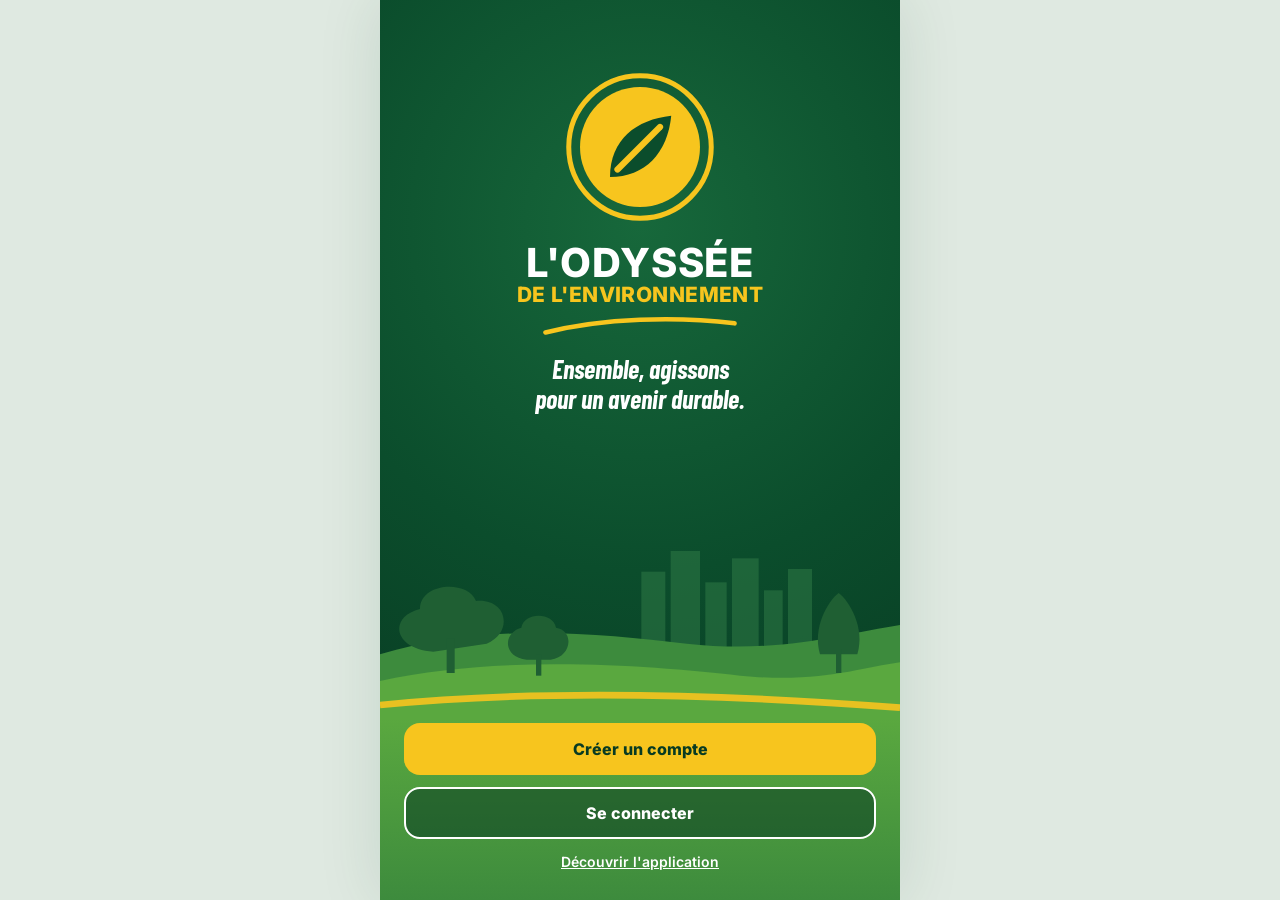
<file: index.html>
<!DOCTYPE html>
<html lang="fr">
<head>
<meta charset="utf-8">
<meta name="viewport" content="width=device-width, initial-scale=1">
<title>Odyssée Connect</title>
<meta name="description" content="La plateforme de la communauté Odyssée : événements, 10 KM de Yaoundé, actions environnementales, bénévolat, formations, impact et boutique.">
<meta name="theme-color" content="#0b4d2c">
<link rel="manifest" href="manifest.webmanifest">
<link rel="icon" href="icons/icon-192.png" type="image/png">
<link rel="apple-touch-icon" href="icons/icon-192.png">
<link rel="preload" href="css/polices/inter-latin.woff2" as="font" type="font/woff2" crossorigin>
<link rel="stylesheet" href="css/polices.css">
<link rel="stylesheet" href="css/app.css">
</head>
<body>
<div class="app">
  <div id="bandeau-demo" class="demo" hidden></div>
  <div id="ecran-indisponible" hidden style="padding:28px 20px;font-family:system-ui,-apple-system,'Segoe UI',Roboto,sans-serif;color:#0b2e1c;max-width:34rem;margin:0 auto;line-height:1.55">
    <h1 style="font-size:1.35rem;margin:0 0 .6rem">Connexion au serveur impossible</h1>
    <p style="margin:0 0 .9rem">L'application n'a pas pu charger ses r&eacute;glages. Vos inscriptions et vos paiements ne seraient pas enregistr&eacute;s&nbsp;: nous pr&eacute;f&eacute;rons donc ne rien afficher plut&ocirc;t que de vous laisser croire le contraire.</p>
    <p style="margin:0 0 .9rem">Cela arrive quand un r&eacute;seau filtre le site&nbsp;: Wi-Fi d'&eacute;cole, d'entreprise ou d'h&ocirc;tel. Essayez en donn&eacute;es mobiles, ou depuis un autre r&eacute;seau.</p>
    <p style="margin:0 0 1.2rem"><button type="button" onclick="location.reload()" style="font:inherit;padding:.6rem 1.1rem;border:0;border-radius:.5rem;background:#0b4d2c;color:#fff;cursor:pointer">R&eacute;essayer</button></p>
    <p style="margin:0;font-size:.92rem;color:#4a5b52">Besoin d'aide&nbsp;? <a href="mailto:contact@odyssee-env.org" style="color:#0b4d2c">contact@odyssee-env.org</a></p>
  </div>
  <main id="vue" tabindex="-1" aria-live="polite"></main>
  <nav class="tabs" aria-label="Navigation principale">
    <a href="#accueil" data-tab="accueil"><span class="tab-ico"><svg viewBox="0 0 24 24" fill="none" stroke="currentColor" stroke-width="2" stroke-linecap="round" stroke-linejoin="round" aria-hidden="true"><path d="m3 10 9-7 9 7v10a2 2 0 0 1-2 2H5a2 2 0 0 1-2-2z"/></svg></span>Accueil</a>
    <a href="#evenements" data-tab="evenements"><span class="tab-ico"><svg viewBox="0 0 24 24" fill="none" stroke="currentColor" stroke-width="2" stroke-linecap="round" stroke-linejoin="round" aria-hidden="true"><rect x="3" y="4" width="18" height="18" rx="2"/><path d="M16 2v4M8 2v4M3 10h18"/></svg></span>Événements</a>
    <a href="#actions" data-tab="actions"><span class="tab-ico"><svg viewBox="0 0 24 24" fill="none" stroke="currentColor" stroke-width="2" stroke-linecap="round" stroke-linejoin="round" aria-hidden="true"><path d="M11 20A7 7 0 0 1 9.8 6.1C15.5 5 17 4.5 19 2c1 2 2 4.2 2 8 0 5.5-4.8 10-10 10z"/><path d="M2 21c0-3 1.9-5.4 5.1-6"/></svg></span>Actions</a>
    <a href="#communaute" data-tab="communaute"><span class="tab-ico"><svg viewBox="0 0 24 24" fill="none" stroke="currentColor" stroke-width="2" stroke-linecap="round" stroke-linejoin="round" aria-hidden="true"><circle cx="9" cy="7" r="3"/><circle cx="17" cy="9" r="2"/><path d="M3 21a6 6 0 0 1 12 0M14 21a4 4 0 0 1 7 0"/></svg></span>Communauté</a>
    <a href="#profil" data-tab="profil"><span class="tab-ico"><svg viewBox="0 0 24 24" fill="none" stroke="currentColor" stroke-width="2" stroke-linecap="round" stroke-linejoin="round" aria-hidden="true"><circle cx="12" cy="8" r="4"/><path d="M4 21a8 8 0 0 1 16 0"/></svg></span>Profil</a>
  </nav>
</div>
<script src="js/config.js"></script>
<script>
  if (window.ODC_CONFIG && ODC_CONFIG.supabaseUrl) {
    document.write('<script src="js/vendor/supabase/supabase.min.js"><\/script>'); // @supabase/supabase-js 2.119.2 (UMD officiel), servie depuis le site
  }
</script>
<script>
  /* Garde-fou. Sur le site public, l'appli ne démarre jamais en mode démonstration.
     Si js/config.js ou la bibliothèque Supabase n'arrivent pas (filtre réseau, coupure,
     fichier incomplet), on affiche un message au lieu de basculer sur des données locales :
     personne ne doit pouvoir s'inscrire et payer en croyant que c'est enregistré.
     La démonstration ne s'active que si config.js le demande explicitement (demo: true). */
  (function () {
    var c = window.ODC_CONFIG;
    var prod = !!(c && c.supabaseUrl && c.supabaseAnonKey && window.supabase);
    // La démonstration n'est tolérée QUE hors des hôtes publics de production, même si
    // config.js contenait demo:true par erreur. Sur inscription.odyssee-env.com, jamais.
    var HOTES_PUBLICS = ['inscription.odyssee-env.com'];
    var surProd = HOTES_PUBLICS.indexOf(location.hostname) !== -1;
    var demo = !!(c && c.demo === true && !c.supabaseUrl) && !surProd;
    if (prod || demo) {
      document.write('<script src="js/vendor/qrcode.min.js"><\/script>'
        + '<script src="js/data.js"><\/script>'
        + '<script src="js/parcours.js"><\/script>'
        + '<script src="js/app.js"><\/script>');
    } else {
      document.getElementById('ecran-indisponible').hidden = false;
      document.getElementById('vue').hidden = true;
      var n = document.querySelector('nav.tabs'); if (n) n.hidden = true;
    }
  })();
</script>
</body>
</html>
</file>
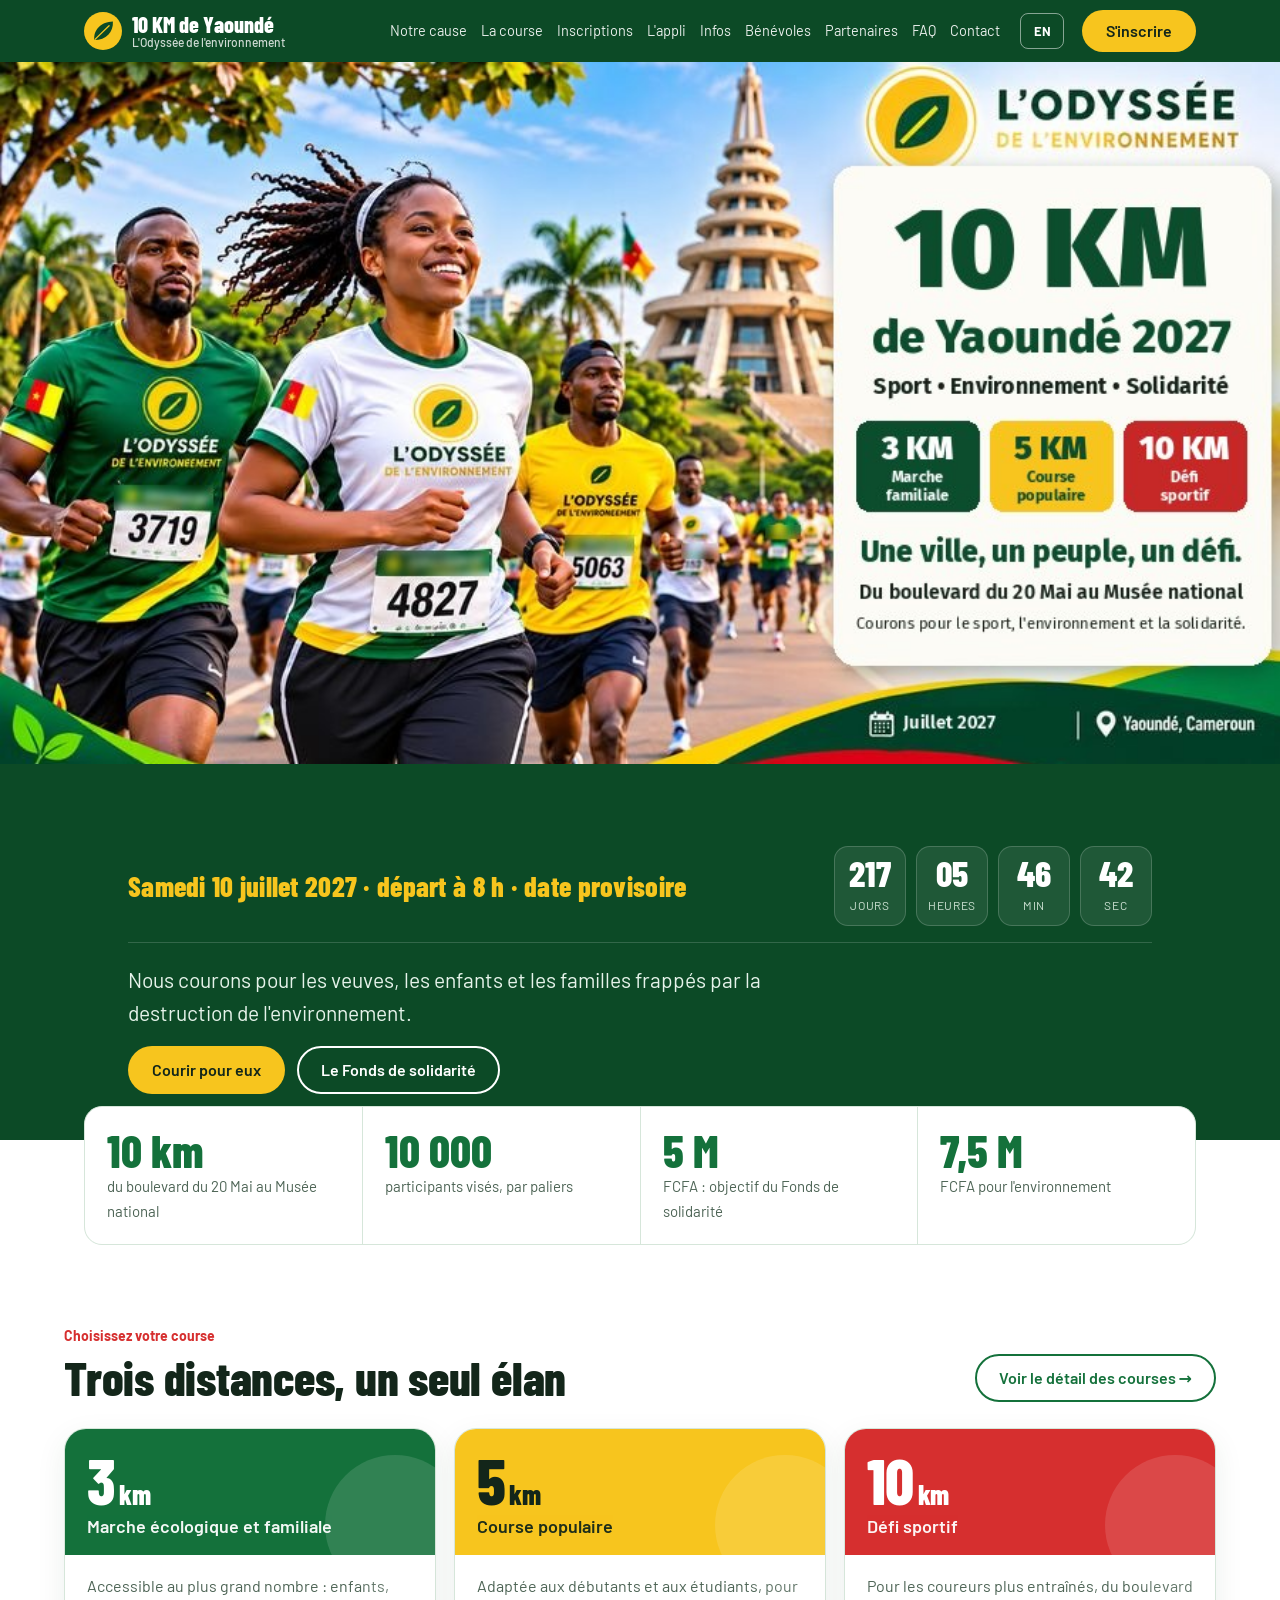
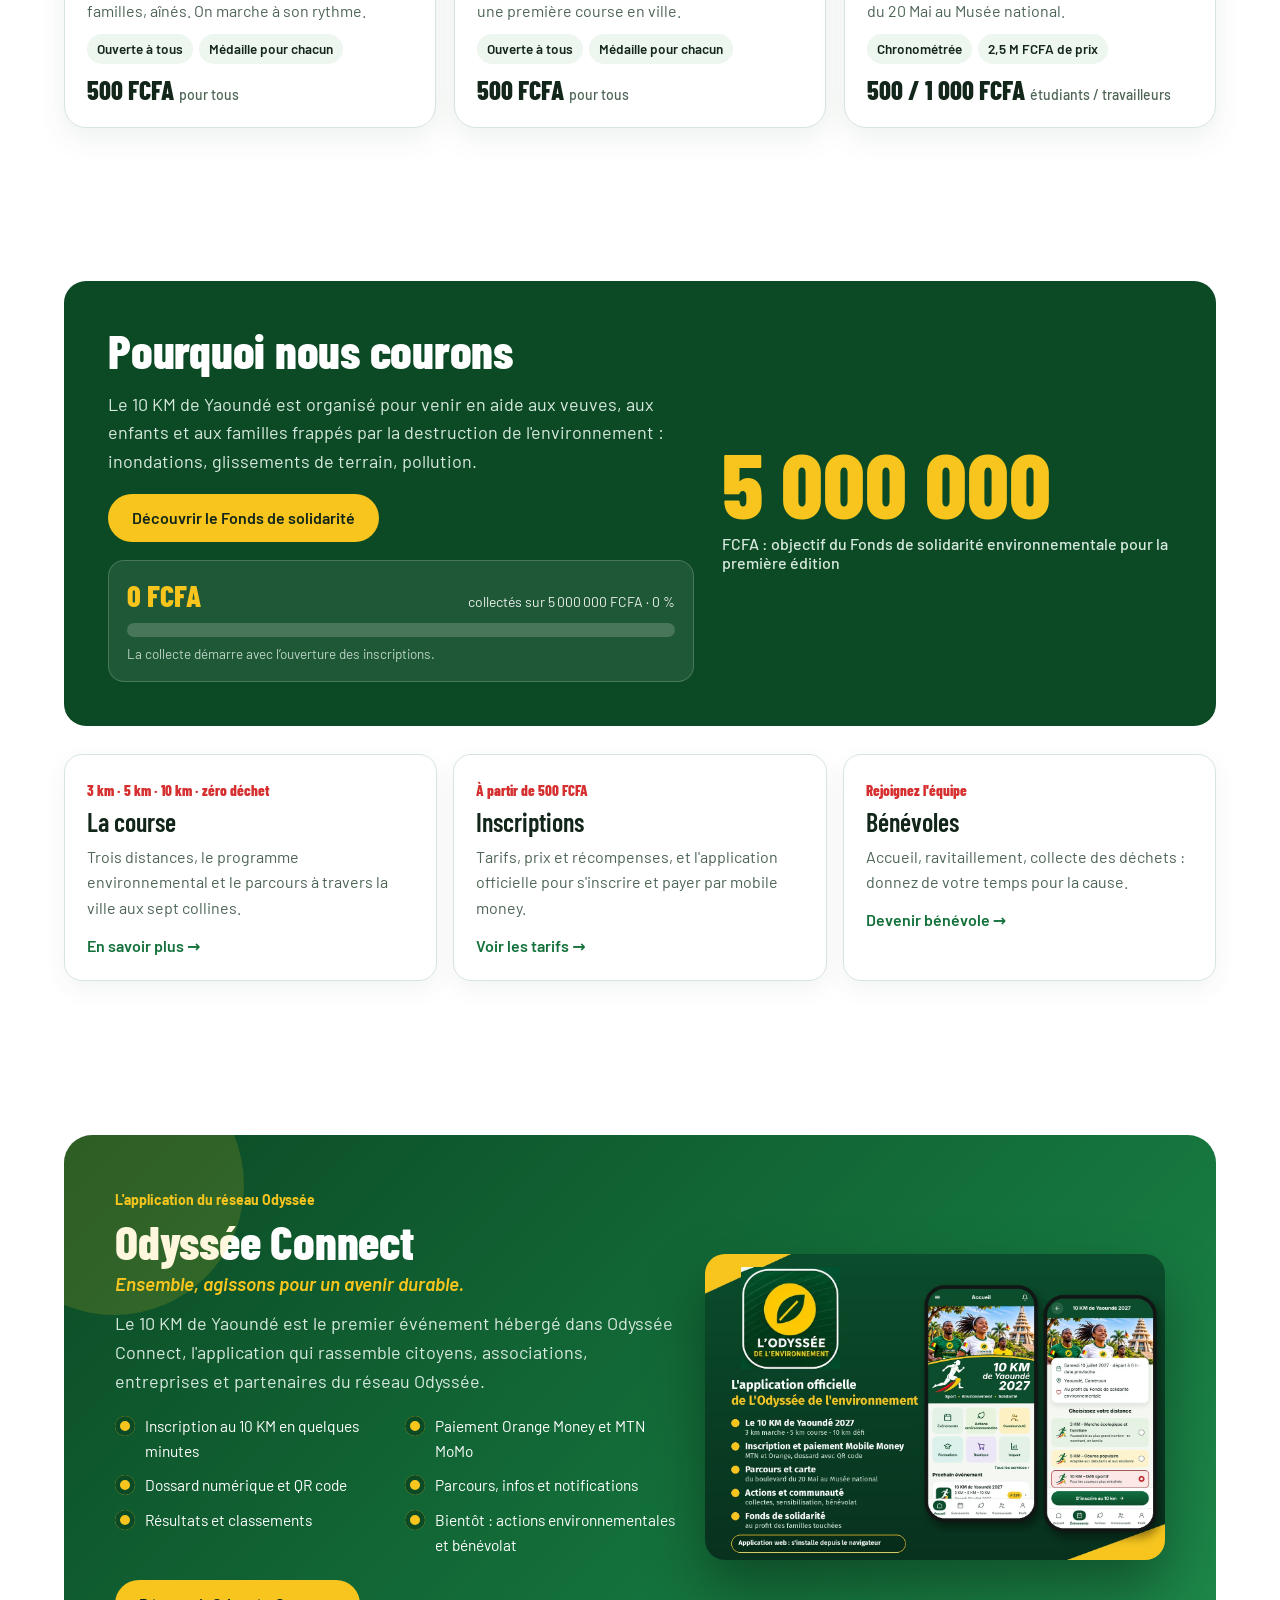
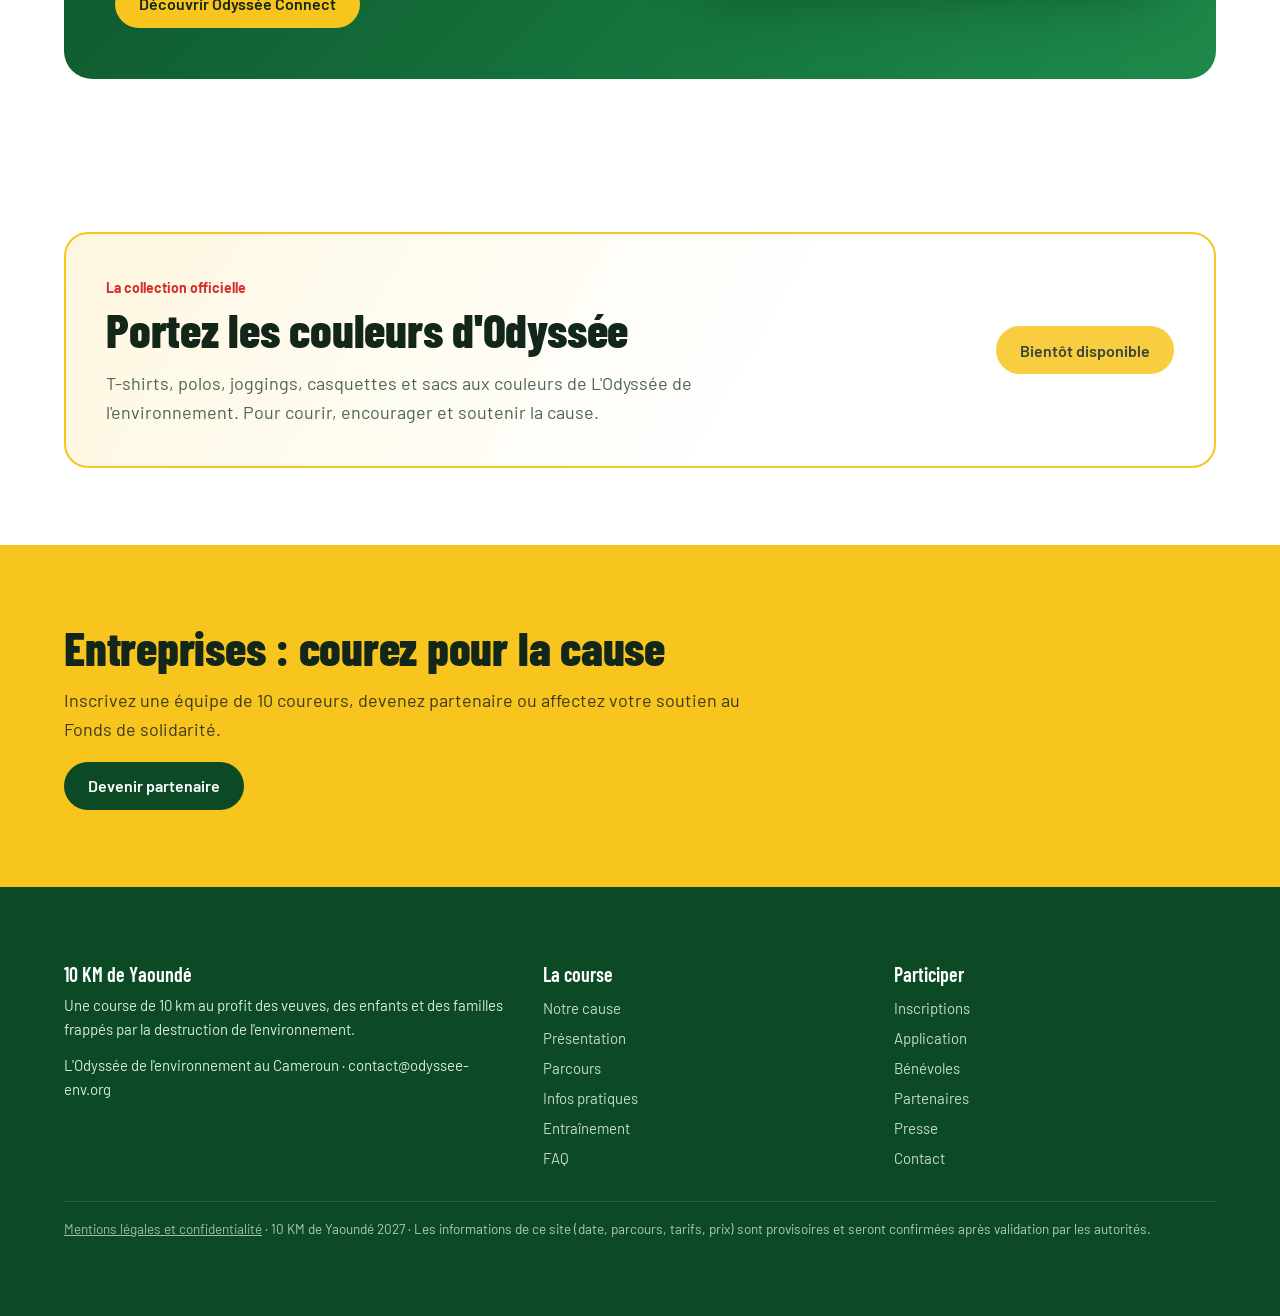
<file: site-10km/index.html>
<!DOCTYPE html>
<html lang="fr">
<head>
<meta charset="utf-8">
<meta name="viewport" content="width=device-width, initial-scale=1">
<title>10 KM de Yaoundé 2027</title>
<meta name="description" content="10 KM de Yaoundé 2027 : une course de 10 km pour soutenir les veuves, les enfants et les familles frappés par la destruction de l'environnement, organisée par L'Odyssée de l'environnement au Cameroun.">
<meta property="og:type" content="website">
<meta property="og:title" content="10 KM de Yaoundé 2027 — course solidaire">
<meta property="og:description" content="Une course de 10 km au profit des veuves, des enfants et des familles frappés par la destruction de l'environnement. Organisée par L'Odyssée de l'environnement au Cameroun.">
<meta property="og:image" content="hero-20km.jpg">
<meta name="theme-color" content="#0c4a26">
<link rel="icon" href="data:image/svg+xml,%3Csvg xmlns='http://www.w3.org/2000/svg' viewBox='0 0 100 100'%3E%3Ccircle cx='50' cy='50' r='50' fill='%23f7c51e'/%3E%3Cpath d='M27 74C24 46 46 26 76 25 78 52 58 74 27 74Z' fill='%230c4a26'/%3E%3C/svg%3E">
<link rel="preconnect" href="https://fonts.googleapis.com">
<link rel="preconnect" href="https://fonts.gstatic.com" crossorigin>
<link href="https://fonts.googleapis.com/css2?family=Barlow+Condensed:wght@600;800&family=Barlow:wght@400;500;600&display=swap" rel="stylesheet">
<style>
/* VOICE: an event poster — loud, proud, sunny, but tidy like an official race site.
   IDEA: the race bib — the hero is a giant dossard pinned over Yaoundé's seven hills.
   PICTURE: layered green hills, the 10 km route as a red ribbon with yellow km flags, the bib in front.
   COLOUR and TYPE: Cameroon green dominant, sun yellow support, red accent; Barlow Condensed for numbers and titles, Barlow for text.
   LAYOUT: full-bleed bands — green hero, white sections, yellow call to action, deep green footer. */
:root{color-scheme:light dark;
  --bg:light-dark(#ffffff,#0b1d13);--ink:light-dark(#13261a,#eef5ef);--muted:light-dark(#4d6455,#a9c0b0);
  --green:#14713b;--green-d:#0c4a26;--yellow:#f7c51e;--red:#d62f2f;
  --soft:light-dark(#eef6f0,#12291b);--line:light-dark(#d6e6da,#21402c);--card:light-dark(#ffffff,#102619)}
:root[data-theme=light]{color-scheme:light}:root[data-theme=dark]{color-scheme:dark}
*{box-sizing:border-box;min-width:0}
html{scroll-behavior:smooth;scroll-padding-top:72px}
@media (prefers-reduced-motion:reduce){html{scroll-behavior:auto}*{animation:none!important;transition:none!important}}
body{margin:0;background:var(--bg);color:var(--ink);font:16px/1.6 Barlow,system-ui,sans-serif;overflow-x:clip}
a{color:inherit}
h1,h2,h3{font-family:"Barlow Condensed",Barlow,sans-serif;line-height:1.05;margin:0;text-wrap:balance}
h2{font-size:clamp(32px,4.5vw,48px);font-weight:800}
h3{font-size:22px;font-weight:600}
p{margin:0 0 12px;max-width:68ch}
.wrap{max-width:1240px;margin:0 auto}
.band{padding:clamp(40px,6vw,88px) max(5vw,16px)}
.lead{font-size:18px;color:var(--muted);margin-top:14px}
.btn{display:inline-flex;align-items:center;gap:8px;min-height:48px;padding:0 22px;border-radius:999px;font-weight:600;text-decoration:none;border:2px solid transparent;cursor:pointer;font-size:16px;font-family:inherit}
.btn.y{background:var(--yellow);color:#13261a}
.btn.o{border-color:currentColor;background:transparent;color:inherit}
.btn:focus-visible,a:focus-visible,input:focus-visible{outline:3px solid var(--yellow);outline-offset:3px}

/* nav */
header.top{position:sticky;top:0;z-index:20;background:var(--green-d);color:#fff}
.nav{display:flex;align-items:center;gap:18px;padding:10px max(5vw,16px);max-width:1240px;margin:0 auto;flex-wrap:wrap}
.logo{display:flex;align-items:center;gap:10px;text-decoration:none;font-family:"Barlow Condensed",sans-serif;font-weight:800;font-size:22px;line-height:1}
.logo small{display:block;font:500 12px Barlow,sans-serif;opacity:.8}
.links{display:flex;gap:4px 16px;flex-wrap:wrap;margin-left:auto;font-size:14.5px}
@media(min-width:861px){.nav{flex-wrap:nowrap}.links{flex-wrap:nowrap}.links a{white-space:nowrap}}
.links a{text-decoration:none;opacity:.9;padding:6px 0}
.links a:hover{opacity:1;text-decoration:underline;text-underline-offset:4px}
.nav .btn{min-height:42px}
@media(max-width:860px){.links{order:3;width:100%;margin:0;overflow-x:auto;flex-wrap:nowrap;padding-bottom:4px}.links a{flex:none}.nav .btn{margin-left:auto}}

/* hero */
.hero{position:relative;background:var(--green);color:#fff;overflow:hidden}
.hero .wrap{display:grid;grid-template-columns:minmax(0,1fr) minmax(0,1.1fr);gap:32px;align-items:center;padding:clamp(36px,5vw,72px) max(5vw,16px) 0;position:relative;z-index:2}
.hero h1{font-size:clamp(52px,8vw,104px);font-weight:800;letter-spacing:-.01em}
.hero h1 span{color:var(--yellow)}
.hero .tag{font-size:clamp(18px,2vw,22px);margin:16px 0 8px;color:#e6f3ea}
.hero .meta{display:flex;flex-wrap:wrap;gap:10px;margin:18px 0 26px}
.chip{background:rgba(255,255,255,.12);border:1px solid rgba(255,255,255,.25);border-radius:999px;padding:6px 14px;font-size:15px;white-space:nowrap}
.cta{display:flex;flex-wrap:wrap;gap:12px;margin-bottom:28px}
.scene{position:relative;height:clamp(300px,38vw,470px)}
.scene svg{position:absolute;inset:0;width:100%;height:100%}
.bib{position:absolute;left:50%;top:46%;transform:translate(-50%,-50%) rotate(-4deg);width:min(78%,380px);background:#fff;color:#13261a;border-radius:14px;padding:18px 22px 16px;box-shadow:0 22px 40px rgba(0,0,0,.28);text-align:center}
.bib::before,.bib::after{content:"";position:absolute;top:12px;width:12px;height:12px;border-radius:50%;background:#c9d3cc;box-shadow:inset 0 2px 2px rgba(0,0,0,.25)}
.bib::before{left:12px}.bib::after{right:12px}
.bib .t{font:800 18px "Barlow Condensed",sans-serif;color:var(--green);display:flex;justify-content:center;gap:8px}
.bib .n{font:800 clamp(72px,9vw,112px)/1 "Barlow Condensed",sans-serif;letter-spacing:.02em;margin:4px 0}
.bib .b{display:flex;height:10px;border-radius:5px;overflow:hidden;margin-top:8px}
.bib .b i{flex:1}
.hills{position:relative;z-index:1;height:70px;margin-top:-1px}
.hills svg{display:block;width:100%;height:100%}
@media(max-width:760px){.hero .wrap{grid-template-columns:1fr}.scene{order:2}}

/* figures */
.figs{display:grid;grid-template-columns:repeat(4,minmax(0,1fr));gap:1px;background:var(--line);border:1px solid var(--line);border-radius:18px;overflow:hidden;margin-top:-34px;position:relative;z-index:3}
.figs div{background:var(--card);padding:20px 22px}
.figs b{display:block;font:800 clamp(34px,4vw,46px)/1 "Barlow Condensed",sans-serif;color:var(--green)}
:root[data-theme=dark] .figs b{color:var(--yellow)}
@media (prefers-color-scheme:dark){:root:not([data-theme=light]) .figs b{color:var(--yellow)}}
.figs span{color:var(--muted);font-size:15px}
@media(max-width:700px){.figs{grid-template-columns:repeat(2,minmax(0,1fr))}}

/* grids & cards */
.two{display:grid;grid-template-columns:minmax(0,1fr) minmax(0,1fr);gap:clamp(24px,4vw,56px);align-items:start}
@media(max-width:820px){.two{grid-template-columns:1fr}}
.cards{display:grid;grid-template-columns:repeat(auto-fit,minmax(min(100%,250px),1fr));gap:16px;margin-top:28px}
.card{background:var(--card);border:1px solid var(--line);border-radius:16px;padding:20px}
.card p{color:var(--muted);margin:6px 0 0;font-size:15.5px}
.ico{width:44px;height:44px;border-radius:12px;display:grid;place-items:center;background:var(--soft);margin-bottom:12px}
.ico svg{width:24px;height:24px;stroke:var(--green);fill:none;stroke-width:2;stroke-linecap:round;stroke-linejoin:round}
:root[data-theme=dark] .ico svg{stroke:var(--yellow)}
.pillars{display:grid;gap:14px;margin-top:24px}
.pillar{display:flex;gap:16px;align-items:flex-start;padding:16px 18px;border-radius:14px;background:var(--soft)}
.pillar b{font:800 30px/1 "Barlow Condensed",sans-serif;color:var(--red);width:28px;flex:none}
.pillar h3{font-size:20px}.pillar p{margin:4px 0 0;color:var(--muted)}
.soft{background:var(--soft)}

/* tables */
table{width:100%;border-collapse:collapse;background:var(--card);border-radius:14px;overflow:hidden;border:1px solid var(--line)}
th,td{padding:13px 16px;text-align:left;border-bottom:1px solid var(--line);vertical-align:top}
th{background:var(--green-d);color:#fff;font-weight:600;font-size:15px}
tr:last-child td{border-bottom:0}
td.r,th.r{text-align:right;white-space:nowrap}
.price{font:800 24px "Barlow Condensed",sans-serif;color:var(--green);white-space:nowrap}
.free{color:var(--red)}
.note{margin-top:14px;padding:12px 16px;border-left:4px solid var(--yellow);background:var(--soft);border-radius:0 10px 10px 0;font-size:15px;color:var(--muted)}
.scroll{overflow-x:auto}
@media(max-width:600px){table{font-size:14px}.stack thead{display:none}.stack tr{display:grid;padding-block:10px;border-bottom:1px solid var(--line)}.stack td{display:flow-root;border:0;padding:3px 16px;padding-inline-start:9em;text-align:start}.stack td::before{content:attr(data-l);float:inline-start;width:8em;margin-inline-start:-8.5em;font-weight:600;color:var(--muted)}.stack td:empty{display:none}}

/* route */
.route{background:var(--card);border:1px solid var(--line);border-radius:18px;padding:12px}
.route svg{width:100%;height:auto;display:block}
.tr-tabs{display:flex;gap:8px;margin:0 0 10px}.tr-tabs button{flex:1;min-height:42px;border-radius:12px;border:1.5px solid var(--line);background:#fff;font:800 16px Barlow,sans-serif;cursor:pointer;color:#13261a}
.tr-tabs button[aria-pressed="true"]{color:#fff;border-color:transparent}.tr-tabs .t3[aria-pressed="true"]{background:#14713b}.tr-tabs .t5[aria-pressed="true"]{background:#e0a800;color:#13261a}.tr-tabs .t10[aria-pressed="true"]{background:#c62828}
.tr-leg{display:flex;flex-wrap:wrap;gap:6px 14px;font-size:13px;margin:8px 2px 0}.tr-leg i{display:inline-block;width:10px;height:10px;border-radius:50%;margin-right:5px;vertical-align:-1px}
.tr-info{font-size:13px;color:#4a5a4f;margin:8px 2px 0}
.tr-etapes{list-style:none;margin:10px 0 0;padding:0 0 0 6px}.tr-etapes li{display:flex;gap:12px;padding:6px 0 6px 14px;border-left:3px solid #f7c51e;position:relative;font-size:14px}
.tr-etapes li::before{content:"";position:absolute;left:-8px;top:10px;width:13px;height:13px;border-radius:50%;background:#fff;border:3px solid #0b4d2c}
.tr-etapes li.dep::before{background:#0b4d2c}.tr-etapes li.arr::before{background:#c62828;border-color:#c62828}
.tr-etapes .km{flex:none;width:62px;font-weight:800;color:#0b4d2c;font-variant-numeric:tabular-nums}.tr-etapes small{display:block;color:#5b6b5f}
.tr-dl{display:inline-flex;align-items:center;gap:6px;margin-top:10px;font-weight:700;color:#0b4d2c;text-decoration:underline}

.legend{display:flex;flex-wrap:wrap;gap:8px 18px;font-size:14px;color:var(--muted);padding:6px 8px 2px}
.legend i{display:inline-block;width:12px;height:12px;border-radius:50%;margin-right:6px;vertical-align:-1px}

/* app */
.app img{width:100%;height:auto;border-radius:18px;display:block;box-shadow:0 18px 40px rgba(0,0,0,.18)}
ul.list{padding:0;margin:16px 0 0;list-style:none}
ul.list li{padding:9px 0 9px 30px;border-bottom:1px solid var(--line);position:relative}
ul.list li::before{content:"";position:absolute;left:4px;top:15px;width:12px;height:12px;border-radius:50%;background:var(--green);box-shadow:0 0 0 4px var(--soft)}

/* partners */
.levels{display:grid;grid-template-columns:repeat(5,minmax(0,1fr));gap:12px;margin-top:24px}
.lvl{border-radius:14px;padding:18px;background:var(--card);border:1px solid var(--line);border-top:6px solid var(--c)}
.lvl b{display:block;font:800 26px "Barlow Condensed",sans-serif;white-space:nowrap}
.lvl span{font-size:14px;color:var(--muted)}
@media(max-width:820px){.levels{grid-template-columns:repeat(2,minmax(0,1fr))}}
.sun{background:var(--yellow);color:#13261a}
.sun .lead{color:#3d3a1c}
.sun .btn.g{background:var(--green-d);color:#fff}

footer{background:var(--green-d);color:#d8eadf;font-size:15px}
footer .cols{display:grid;grid-template-columns:1.4fr 1fr 1fr;gap:28px}
footer h3{color:#fff;font-size:20px;margin-bottom:8px}
footer a{display:block;text-decoration:none;padding:3px 0;opacity:.9}
footer a:hover{text-decoration:underline}
footer .fine{border-top:1px solid rgba(255,255,255,.15);margin-top:28px;padding-top:16px;font-size:13.5px;opacity:.8}
@media(max-width:760px){footer .cols{grid-template-columns:1fr}}

/* ---- pages (hash routing) ---- */
.view{display:none}.view.on{display:block}.sr{position:absolute;width:1px;height:1px;overflow:hidden;clip:rect(0 0 0 0);white-space:nowrap}.hero-photo{padding:0;background:var(--green-d)}.hero-photo picture,.hero-photo .hero-img{display:block;width:100%}.hero-photo .hero-img{height:auto;max-height:78vh;object-fit:cover;object-position:center}.hero-band{background:var(--green-d);color:#fff;padding:18px max(5vw,16px) 46px}.hero-band .hb{display:flex;align-items:center;justify-content:space-between;gap:16px 28px;flex-wrap:wrap}.hero-band .tag{margin:0;font-size:clamp(17px,1.8vw,21px);max-width:60ch;color:#e6f3ea}.hero-band .cta{margin:0}.cd{flex:1 1 100%;display:flex;align-items:center;justify-content:space-between;gap:12px 24px;flex-wrap:wrap;padding-bottom:16px;margin-bottom:4px;border-bottom:1px solid rgba(255,255,255,.16)}.cdd{margin:0;font:800 clamp(20px,2.4vw,28px) "Barlow Condensed",sans-serif;color:var(--yellow);letter-spacing:.01em}.cdr{display:flex;gap:10px}.cdb{min-width:72px;background:rgba(255,255,255,.08);border:1px solid rgba(255,255,255,.18);border-radius:14px;padding:8px 10px;text-align:center}.cdb b{display:block;font:800 clamp(26px,3vw,36px)/1 "Barlow Condensed",sans-serif;color:#fff}.cdb span{font-size:12px;text-transform:uppercase;letter-spacing:.06em;color:#cfe3d5}@media(max-width:520px){.cdb{min-width:0;flex:1}.cdr{width:100%}}.gauge{background:rgba(255,255,255,.08);border:1px solid rgba(255,255,255,.18);border-radius:16px;padding:16px 18px;margin-top:18px}.gauge .gtop{display:flex;justify-content:space-between;align-items:baseline;gap:10px;flex-wrap:wrap}.gauge .gnum{font:800 30px "Barlow Condensed",sans-serif;color:var(--yellow)}.gauge .gof{font-size:14px;opacity:.9}.gauge .bar{height:14px;border-radius:7px;background:rgba(255,255,255,.18);overflow:hidden;margin:10px 0 6px}.gauge .bar i{display:block;height:100%;background:var(--yellow);border-radius:7px;width:0;transition:width .8s}.gauge .gnote{font-size:13.5px;opacity:.85;margin:0}.gauge.light{background:var(--card);border-color:var(--line);color:var(--ink)}.gauge.light .gnum{color:var(--green)}.gauge.light .bar{background:var(--soft)}.gauge.light .bar i{background:var(--green)}tr.race td{background:var(--yellow)!important;color:#13261a;font-weight:600}.plan th:first-child,.plan td:first-child{width:70px}.social .slinks{display:flex;gap:10px;flex-wrap:wrap;margin-top:6px}.social .slinks a{display:inline-flex;align-items:center;min-height:40px;padding:0 14px;border-radius:999px;border:1.5px solid currentColor;text-decoration:none;font-weight:600}.legal h2{font-size:28px;margin-top:28px}.legal h3{margin-top:18px}.legal p,.legal li{color:var(--muted);max-width:75ch}.todo{background:#fde3c4;color:#8a4a0c;padding:0 6px;border-radius:4px;font-style:italic}
.hero .scene{align-self:end;height:clamp(320px,40vw,520px);margin-bottom:-2px}
.hero .scene svg{-webkit-mask-image:linear-gradient(to right,transparent 0,#000 14%,#000 96%,transparent 100%);mask-image:linear-gradient(to right,transparent 0,#000 14%,#000 96%,transparent 100%)}
@media(max-width:760px){.hero .scene svg{-webkit-mask-image:none;mask-image:none}}

.pagehead{background:var(--green);color:#fff;padding:clamp(36px,5vw,64px) max(5vw,16px) clamp(28px,4vw,48px)}
.pagehead h1{font-size:clamp(40px,6vw,64px);font-weight:800}
.pagehead p{color:#e6f3ea;font-size:18px;margin-top:12px;max-width:62ch}
.crumb{font-size:14px;opacity:.85;margin-bottom:10px}
.crumb a{text-decoration:none}.crumb a:hover{text-decoration:underline}
.links a[aria-current=page]{opacity:1;text-decoration:underline;text-underline-offset:6px;text-decoration-color:var(--yellow);text-decoration-thickness:3px}
.burger{display:none;margin-left:auto;background:transparent;border:2px solid rgba(255,255,255,.4);color:#fff;border-radius:10px;min-height:44px;padding:0 14px;font:600 15px Barlow,sans-serif;cursor:pointer}
@media(max-width:1180px){
  .nav{flex-wrap:wrap}
  .burger{display:inline-flex;align-items:center}
  .nav .btn{display:none}
  .links{display:none;order:3;width:100%;flex-direction:column;gap:0;overflow:visible;padding:6px 0 10px}
  .links.open{display:flex}
  .links a{padding:12px 0;border-top:1px solid rgba(255,255,255,.12);font-size:17px}
}
.teasers{display:grid;grid-template-columns:repeat(3,minmax(0,1fr));gap:16px;margin-top:28px}
@media(max-width:820px){.teasers{grid-template-columns:1fr}}
.teaser{display:block;text-decoration:none;background:var(--card);border:1px solid var(--line);border-radius:18px;padding:22px;transition:transform .15s}
.teaser:hover{transform:translateY(-2px)}
.teaser .k{font:800 15px "Barlow Condensed",sans-serif;color:var(--red)}
.teaser h3{margin:6px 0 8px;font-size:26px}
.teaser p{color:var(--muted);margin:0}
.teaser .go{display:inline-block;margin-top:12px;font-weight:600;color:var(--green)}
.cause{background:var(--green-d);color:#fff;border-radius:22px;padding:clamp(24px,4vw,44px);display:grid;grid-template-columns:minmax(0,1.3fr) minmax(0,1fr);gap:28px;align-items:center}
.cause h2{color:#fff}.cause p{color:#d8eadf}
.cause .big{font:800 clamp(54px,8vw,92px)/1 "Barlow Condensed",sans-serif;color:var(--yellow)}
.cause .big small{display:block;font:500 16px Barlow,sans-serif;color:#d8eadf;margin-top:6px}
@media(max-width:760px){.cause{grid-template-columns:1fr}}
.steps{counter-reset:s;display:grid;gap:12px;margin-top:20px;padding:0;list-style:none}
.steps li{counter-increment:s;display:grid;grid-template-columns:44px minmax(0,1fr);gap:14px;align-items:start;background:var(--card);border:1px solid var(--line);border-radius:14px;padding:14px 16px}
.steps li::before{content:counter(s);width:44px;height:44px;border-radius:50%;background:var(--yellow);color:#13261a;display:grid;place-items:center;font:800 22px "Barlow Condensed",sans-serif}
.steps b{display:block;font-size:17px}
.steps span{color:var(--muted)}
details{background:var(--card);border:1px solid var(--line);border-radius:14px;margin-bottom:10px}
summary{cursor:pointer;padding:16px 18px;font-weight:600;font-size:17px;list-style:none;display:flex;justify-content:space-between;gap:12px;min-height:44px}
summary::-webkit-details-marker{display:none}
summary::after{content:"+";font:800 24px/1 "Barlow Condensed",sans-serif;color:var(--green)}
details[open] summary::after{content:"–"}
details>div{padding:0 18px 16px;color:var(--muted)}
.faqcat{font:800 22px "Barlow Condensed",sans-serif;margin:28px 0 12px}
.contactgrid{display:grid;grid-template-columns:repeat(3,minmax(0,1fr));gap:16px;margin-top:24px}
@media(max-width:820px){.contactgrid{grid-template-columns:1fr}}
.copy{margin-top:10px;min-height:44px;border-radius:999px;border:2px solid var(--green);background:transparent;color:var(--ink);padding:0 18px;font:600 15px Barlow,sans-serif;cursor:pointer}
.mail{font-weight:600;word-break:break-all}
.prov{display:inline-block;font-size:13px;background:var(--yellow);color:#13261a;border-radius:999px;padding:2px 10px;margin-left:6px;vertical-align:middle;font-weight:600}

/* ---- design v2 ---- */
.sechead{display:flex;align-items:end;justify-content:space-between;gap:16px;flex-wrap:wrap;margin-bottom:6px}
.eyebrow2{display:inline-block;font:700 14px Barlow,sans-serif;color:var(--red);margin-bottom:8px}
.dist{display:grid;grid-template-columns:repeat(3,minmax(0,1fr));gap:18px;margin-top:26px}
@media(max-width:860px){.dist{grid-template-columns:1fr}}
.dcard{position:relative;border-radius:22px;overflow:hidden;background:var(--card);border:1px solid var(--line);display:flex;flex-direction:column;box-shadow:0 10px 30px rgba(12,74,38,.08)}
.dcard .top{padding:22px 22px 18px;color:#fff;background:var(--c);position:relative}
.dcard .top::after{content:"";position:absolute;right:-30px;bottom:-40px;width:140px;height:140px;border-radius:50%;background:rgba(255,255,255,.12)}
.dcard .km{font:800 64px/0.9 "Barlow Condensed",sans-serif;letter-spacing:-.01em}
.dcard .km small{font-size:28px;margin-left:4px}
.dcard .nm{font:600 18px Barlow,sans-serif;margin-top:6px;opacity:.95}
.dcard.y .top{color:#13261a}
.dcard .body{padding:18px 22px 22px;display:flex;flex-direction:column;gap:10px;flex:1}
.dcard .body p{margin:0;color:var(--muted)}
.dcard .meta{display:flex;flex-wrap:wrap;gap:6px}
.dcard .meta span{font-size:13.5px;font-weight:600;background:var(--soft);border-radius:999px;padding:4px 10px}
.dcard .price{font:800 26px "Barlow Condensed",sans-serif;color:var(--ink);margin-top:auto}
.dcard .price small{font:500 14px Barlow,sans-serif;color:var(--muted)}
.appband{background:linear-gradient(135deg,#0c4a26 0%,#14713b 60%,#1e8a4a 100%);color:#fff;border-radius:28px;padding:clamp(26px,4vw,52px);display:grid;grid-template-columns:minmax(0,1.1fr) minmax(0,.9fr);gap:28px;align-items:center;overflow:hidden;position:relative}
.appband::before{content:"";position:absolute;left:-80px;top:-80px;width:260px;height:260px;border-radius:50%;background:rgba(247,197,30,.15)}
.appband h2{color:#fff}.appband p{color:#d8eadf}
.appband .feat{display:grid;grid-template-columns:repeat(2,minmax(0,1fr));gap:10px 18px;margin:18px 0 22px;padding:0;list-style:none}
.appband .feat li{display:flex;gap:10px;align-items:flex-start;font-size:15.5px}
.appband .feat li::before{content:"";flex:none;width:20px;height:20px;border-radius:50%;background:var(--yellow);box-shadow:inset 0 0 0 5px #0c4a26;margin-top:2px}
.appband img{width:100%;max-width:360px;justify-self:center;border-radius:28px;box-shadow:0 30px 60px rgba(0,0,0,.35);transform:rotate(3deg)}.appband img.wide{max-width:none;transform:none;border-radius:20px}.appband .sig{font:italic 600 19px Barlow,sans-serif;color:var(--yellow);margin:6px 0 4px}.shot1{margin:24px 0 0;background:var(--card);border:1px solid var(--line);border-radius:20px;overflow:hidden}.shot1 img{display:block;width:100%;height:auto}.shot1 figcaption{padding:12px 16px;font-size:14px;color:var(--muted)}
@media(max-width:820px){.appband{grid-template-columns:1fr}.appband .feat{grid-template-columns:1fr}.appband img{max-width:280px}}
.badge{display:inline-flex;align-items:center;gap:8px;background:rgba(255,255,255,.1);border:1px solid rgba(255,255,255,.3);border-radius:12px;padding:8px 14px;font-size:14px;margin:0 8px 8px 0}
.featgrid{display:grid;grid-template-columns:repeat(3,minmax(0,1fr));gap:16px;margin-top:26px}
@media(max-width:860px){.featgrid{grid-template-columns:1fr}}
.feature{background:var(--card);border:1px solid var(--line);border-radius:18px;padding:20px}
.feature .tagv{display:inline-block;font-size:12.5px;font-weight:700;border-radius:999px;padding:3px 10px;margin-bottom:10px;background:var(--green);color:#fff}
.feature .tagv.soon{background:var(--yellow);color:#13261a}
.feature p{color:var(--muted);margin:6px 0 0}
.shots{display:grid;grid-template-columns:minmax(0,1.6fr) minmax(0,1fr);gap:18px;margin-top:26px;align-items:start}
.shots figure{margin:0;background:var(--card);border:1px solid var(--line);border-radius:20px;overflow:hidden}
.shots img{display:block;width:100%;height:auto}
.shots figcaption{padding:12px 16px;font-size:14px;color:var(--muted)}
@media(max-width:820px){.shots{grid-template-columns:1fr}}
.teasers .teaser{box-shadow:0 8px 24px rgba(12,74,38,.06)}
.band h2{letter-spacing:-.005em}
.nav .links a.shoplink{color:var(--yellow);font-weight:700}
.shopband{display:flex;align-items:center;justify-content:space-between;gap:20px 32px;flex-wrap:wrap;border:2px solid var(--yellow);border-radius:24px;padding:clamp(22px,3.5vw,40px);background:linear-gradient(120deg,rgba(247,197,30,.14),transparent 60%)}
.shopband .lead{margin-bottom:0;max-width:60ch}
.logo span{white-space:nowrap}.links{gap:4px 14px}.lang{background:transparent;color:#fff;border:1.5px solid rgba(255,255,255,.5);border-radius:8px;min-height:34px;min-width:44px;font:700 13px Barlow,sans-serif;cursor:pointer;margin-left:6px}.lang:hover{background:rgba(255,255,255,.12)}@media(max-width:1180px){.lang{align-self:flex-start;margin:10px 0 0}}</style><script>new MutationObserver(()=>{for(const c of document.querySelectorAll('.stack td:not([data-l])')){let i=0,p=c;while(p=p.previousElementSibling)i+=p.colSpan;c.dataset.l=c.closest('table').rows[0].cells[i]?.textContent||''}}).observe(document,{childList:true,subtree:true})</script>
</head>
<body>
<div id="root"></div>
<template id="tpl-fr">
<header class="top">
  <nav class="nav" aria-label="Navigation principale">
    <a class="logo" href="#accueil"><svg width="38" height="38" viewBox="0 0 100 100" aria-hidden="true"><circle cx="50" cy="50" r="50" fill="#f7c51e"/><path d="M27 74C24 46 46 26 76 25 78 52 58 74 27 74Z" fill="#0c4a26"/><path d="M29 72 66 36" stroke="#f7c51e" stroke-width="3.5" stroke-linecap="round"/></svg><span>10 KM de Yaoundé<small>L'Odyssée de l'environnement</small></span></a>
    <button class="burger" id="burger" aria-expanded="false" aria-controls="menu">Menu</button>
    <div class="links" id="menu">
      <a href="#cause">Notre cause</a><a href="#course">La course</a><a href="#inscriptions">Inscriptions</a><a href="#application">L'appli</a><a href="#infos">Infos</a><a href="#benevoles">Bénévoles</a><a href="#partenaires">Partenaires</a><a href="#faq">FAQ</a><a href="#contact">Contact</a>
      <button class="lang" data-lang="en" aria-label="English version">EN</button>
    </div>
    <a class="btn y" href="#inscriptions">S'inscrire</a>
  </nav>
</header>

<main>
<!-- ============ ACCUEIL ============ -->
<div class="view" id="accueil">
<section class="hero hero-photo" id="top-accueil">
  <h1 class="sr">10 KM de Yaoundé 2027</h1>
  <picture>
    <source media="(max-width:700px)" srcset="hero-20km-mobile.jpg">
    <img class="hero-img" src="hero-20km.jpg" alt="Coureurs du 10 KM de Yaoundé 2027 aux couleurs de L'Odyssée de l'environnement, avec le drapeau du Cameroun">
  </picture>
  <div class="hero-band">
    <div class="wrap hb">
      <div class="cd" role="timer" data-cd="2027-07-10T08:00:00+01:00"><p class="cdd">Samedi 10 juillet 2027 · départ à 8&nbsp;h · date provisoire</p><div class="cdr"><div class="cdb"><b data-u="j">–</b><span>Jours</span></div><div class="cdb"><b data-u="h">–</b><span>Heures</span></div><div class="cdb"><b data-u="m">–</b><span>Min</span></div><div class="cdb"><b data-u="s">–</b><span>Sec</span></div></div></div>
      <p class="tag">Nous courons pour les veuves, les enfants et les familles frappés par la destruction de l'environnement.</p>
      <div class="cta"><a class="btn y" href="#inscriptions">Courir pour eux</a><a class="btn o" href="#cause">Le Fonds de solidarité</a></div>
    </div>
  </div>
</section>
<div class="wrap" style="padding:0 max(5vw,16px)">
  <div class="figs">
    <div><b>10 km</b><span>du boulevard du 20 Mai au Musée national</span></div>
    <div><b>10 000</b><span>participants visés, par paliers</span></div>
    <div><b>5 M</b><span>FCFA : objectif du Fonds de solidarité</span></div>
    <div><b>7,5 M</b><span>FCFA pour l'environnement</span></div>
  </div>
</div>
<section class="band">
  <div class="wrap">
    <div class="sechead"><div><span class="eyebrow2">Choisissez votre course</span><h2>Trois distances, un seul élan</h2></div><a class="btn o" style="color:var(--green)" href="#course">Voir le détail des courses →</a></div>
    <div class="dist"><article class="dcard " style="--c:#14713b"><div class="top"><div class="km">3<small>km</small></div><div class="nm">Marche écologique et familiale</div></div><div class="body"><p>Accessible au plus grand nombre : enfants, familles, aînés. On marche à son rythme.</p><div class="meta"><span>Ouverte à tous</span><span>Médaille pour chacun</span></div><div class="price">500 FCFA <small>pour tous</small></div></div></article><article class="dcard y" style="--c:#f7c51e"><div class="top"><div class="km">5<small>km</small></div><div class="nm">Course populaire</div></div><div class="body"><p>Adaptée aux débutants et aux étudiants, pour une première course en ville.</p><div class="meta"><span>Ouverte à tous</span><span>Médaille pour chacun</span></div><div class="price">500 FCFA <small>pour tous</small></div></div></article><article class="dcard " style="--c:#d62f2f"><div class="top"><div class="km">10<small>km</small></div><div class="nm">Défi sportif</div></div><div class="body"><p>Pour les coureurs plus entraînés, du boulevard du 20 Mai au Musée national.</p><div class="meta"><span>Chronométrée</span><span>2,5 M FCFA de prix</span></div><div class="price">500 / 1 000 FCFA <small>étudiants / travailleurs</small></div></div></article></div>
  </div>
</section>
<section class="band">
  <div class="wrap">
    <div class="cause">
      <div>
        <h2>Pourquoi nous courons</h2>
        <p class="lead" style="color:#d8eadf">Le 10 KM de Yaoundé est organisé pour venir en aide aux veuves, aux enfants et aux familles frappés par la destruction de l'environnement : inondations, glissements de terrain, pollution.</p>
        <div class="cta" style="margin:18px 0 0"><a class="btn y" href="#cause">Découvrir le Fonds de solidarité</a></div>
        <div class="gauge"><div class="gtop"><span class="gnum">0 FCFA</span><span class="gof"></span></div><div class="bar"><i></i></div><p class="gnote"></p></div>
      </div>
      <div class="big">5 000 000<small>FCFA : objectif du Fonds de solidarité environnementale pour la première édition</small></div>
    </div>
    <div class="teasers">
      <a class="teaser" href="#course"><span class="k">3 km · 5 km · 10 km · zéro déchet</span><h3>La course</h3><p>Trois distances, le programme environnemental et le parcours à travers la ville aux sept collines.</p><span class="go">En savoir plus →</span></a>
      <a class="teaser" href="#inscriptions"><span class="k">À partir de 500 FCFA</span><h3>Inscriptions</h3><p>Tarifs, prix et récompenses, et l'application officielle pour s'inscrire et payer par mobile money.</p><span class="go">Voir les tarifs →</span></a>
      <a class="teaser" href="#benevoles"><span class="k">Rejoignez l'équipe</span><h3>Bénévoles</h3><p>Accueil, ravitaillement, collecte des déchets : donnez de votre temps pour la cause.</p><span class="go">Devenir bénévole →</span></a>
    </div>
  </div>
</section>
<section class="band">
  <div class="wrap">
    <div class="appband">
      <div>
        <span class="eyebrow2" style="color:var(--yellow)">L'application du réseau Odyssée</span>
        <h2>Odyssée Connect</h2>
        <p class="sig">Ensemble, agissons pour un avenir durable.</p>
        <p class="lead">Le 10 KM de Yaoundé est le premier événement hébergé dans Odyssée Connect, l'application qui rassemble citoyens, associations, entreprises et partenaires du réseau Odyssée.</p>
        <ul class="feat"><li>Inscription au 10 KM en quelques minutes</li><li>Paiement Orange Money et MTN MoMo</li><li>Dossard numérique et QR code</li><li>Parcours, infos et notifications</li><li>Résultats et classements</li><li>Bientôt : actions environnementales et bénévolat</li></ul>
        <a class="btn y" href="#application">Découvrir Odyssée Connect</a>
      </div>
      <img class="wide" src="connect-presentation.jpg" alt="Odyssée Connect : écran d'accueil et page du 10 KM de Yaoundé 2027">
    </div>
  </div>
</section>
<section class="band"><div class="wrap"><div class="shopband"><div><span class="eyebrow2">La collection officielle</span><h2>Portez les couleurs d'Odyssée</h2><p class="lead">T-shirts, polos, joggings, casquettes et sacs aux couleurs de L'Odyssée de l'environnement. Pour courir, encourager et soutenir la cause.</p></div><span class="btn y" style="cursor:default;opacity:.85">Bientôt disponible</span></div></div></section>
<section class="band sun">
  <div class="wrap">
    <h2>Entreprises : courez pour la cause</h2>
    <p class="lead">Inscrivez une équipe de 10 coureurs, devenez partenaire ou affectez votre soutien au Fonds de solidarité.</p>
    <div class="cta" style="margin:18px 0 0"><a class="btn g" href="#partenaires">Devenir partenaire</a></div>
  </div>
</section>
</div>

<!-- ============ NOTRE CAUSE ============ -->
<div class="view" id="cause">
<div class="pagehead"><div class="wrap"><div class="crumb"><a href="#accueil">Accueil</a> › Notre cause</div><h1>Notre cause</h1><p>Le Fonds de solidarité environnementale, raison d'être du 10 KM de Yaoundé : soutenir les personnes frappées par la destruction de l'environnement.</p></div></div>
<section class="band">
  <div class="wrap">
    <h2>Qui le Fonds soutient-il ?</h2>
    <p class="lead">Une partie des fonds collectés, issus des inscriptions payantes et des contributions des partenaires, alimente le <strong>Fonds de solidarité environnementale</strong>. Pour la première édition, son objectif est de <strong>5 000 000 FCFA</strong>, réunis grâce aux inscriptions, aux dons et aux contributions des partenaires.</p>
    <div class="gauge light"><div class="gtop"><span class="gnum">0 FCFA</span><span class="gof"></span></div><div class="bar"><i></i></div><p class="gnote"></p></div>
    <div class="cards" id="benefCards"></div>
  </div>
</section>
<section class="band soft">
  <div class="wrap two">
    <div>
      <h2>Comment le Fonds est géré</h2>
      <p class="lead">Chaque franc confié au Fonds doit arriver à ceux qui en ont besoin, de façon vérifiable.</p>
    </div>
    <ol class="steps">
      <li><div><b>Des critères publiés</b><span>Les conditions d'éligibilité sont rendues publiques avant toute attribution.</span></div></li>
      <li><div><b>Une identification concertée</b><span>Les situations sont identifiées avec des structures locales reconnues et en concertation avec les administrations compétentes.</span></div></li>
      <li><div><b>Un comité de sélection</b><span>Ses membres déclarent leurs conflits d'intérêts ; chaque décision est documentée.</span></div></li>
      <li><div><b>Un suivi distinct</b><span>Les sommes du Fonds sont suivies à part et la remise effective des aides est vérifiée.</span></div></li>
      <li><div><b>Un bilan public</b><span>Montants attribués et nombre de bénéficiaires publiés, sans exposer l'identité des personnes aidées.</span></div></li>
    </ol>
  </div>
</section>
<section class="band">
  <div class="wrap">
    <h2>Comment contribuer</h2>
    <div class="teasers">
      <a class="teaser" href="#inscriptions"><span class="k">Coureurs</span><h3>Courir</h3><p>Une partie de chaque inscription payante va au Fonds.</p><span class="go">S'inscrire →</span></a>
      <a class="teaser" href="#partenaires"><span class="k">Entreprises</span><h3>Soutenir</h3><p>Affectez tout ou partie de votre contribution au Fonds de solidarité.</p><span class="go">Devenir partenaire →</span></a>
      <a class="teaser" href="#benevoles"><span class="k">Bénévoles</span><h3>Donner du temps</h3><p>Rejoignez l'équipe qui fait vivre la course et le village.</p><span class="go">Devenir bénévole →</span></a>
    </div>
  </div>
</section>
</div>

<!-- ============ LA COURSE ============ -->
<div class="view" id="course">
<div class="pagehead"><div class="wrap"><div class="crumb"><a href="#accueil">Accueil</a> › La course</div><h1>La course</h1><p>Trois distances — 3 km de marche écologique et familiale, 5 km de course populaire et 10 km de défi sportif — solidaires et zéro déchet, le samedi 10 juillet 2027 (date provisoire).</p></div></div>
<section class="band">
  <div class="wrap two">
    <div>
      <h2>Une course pour toute la ville</h2>
      <p class="lead">Le 10 KM de Yaoundé pourra réunir jusqu'à 10 000 participants sur trois distances : le <strong>3 km</strong>, marche écologique et familiale accessible au plus grand nombre, le <strong>5 km</strong>, course populaire adaptée aux débutants et aux étudiants, et le <strong>10 km</strong>, défi sportif pour les coureurs plus entraînés. La date officielle sera annoncée après validation des parcours par les autorités.</p>
      <p>Elle est organisée par <strong>L'Odyssée de l'environnement au Cameroun</strong>, association déclarée à Yaoundé. Le réseau Odyssée a organisé le Green Hackathon Yaoundé 2026 et prépare sa deuxième édition pour juillet 2027.</p>
    </div>
    <div class="pillars">
      <div class="pillar"><b>1</b><div><h3>Solidarité</h3><p>La raison d'être de la course : soutenir les victimes de la destruction de l'environnement.</p></div></div>
      <div class="pillar"><b>2</b><div><h3>Environnement</h3><p>Une course zéro déchet, un parcours nettoyé et des déchets collectés, triés et comptés.</p></div></div>
      <div class="pillar"><b>3</b><div><h3>Sport</h3><p>Un rendez-vous annuel ouvert à tous : étudiants, travailleurs, familles, équipes d'entreprise.</p></div></div>
    </div>
  </div>
</section>
<section class="band soft">
  <div class="wrap">
    <h2>Chaque kilomètre compte pour l'environnement</h2>
    <p class="lead">7 500 000 FCFA sont consacrés au volet environnemental, trois fois plus qu'aux prix sportifs. Ses résultats seront mesurés et publiés après la course.</p>
    <div class="cards" id="envCards"></div>
  </div>
</section>
<section class="band" id="parcours">
  <div class="wrap two">
    <div>
      <h2>Le parcours <span class="prov">provisoire</span></h2>
      <p class="lead">Le 10 km part du boulevard du 20 Mai et arrive au Musée national, où se tient le village de l'Odyssée. Il passe par le rond-point Nlongkak, Elig-Essono et le carrefour Warda. Le 5 km part d'Elig-Essono et le 3 km de l'avenue Ahmadou-Ahidjo, sur la fin du même parcours. C'est une proposition : la distance sera mesurée officiellement et le tracé validé par les autorités municipales et les services de sécurité.</p>
      <ul class="list">
        <li>Points d'hydratation sans bouteilles jetables lorsque c'est possible</li>
        <li>Postes de secours répartis sur le parcours</li>
        <li>Un « kilomètre vert » de sensibilisation avec point de collecte</li>
        <li>Le 5 km et le 3 km empruntent la fin du parcours et arrivent aussi au Musée national</li>
        <li>Village de l'Odyssée à l'arrivée, au Musée national</li>
      </ul>
    </div>
    <figure class="route" style="margin:0" data-trace-lang="fr">
      <svg viewBox="0 0 520 360" role="img" aria-label="Tracé proposé du 10 km, du boulevard du 20 Mai au Musée national">
        <rect x="0" y="0" width="520" height="360" rx="12" fill="var(--soft)"/>
        <path d="M211.9 240.6 L209.8 236.9 L209.4 235.7 L203.5 215.3 L202.8 212.0 L202.4 209.8 L201.6 206.5 L201.4 205.2 L201.5 204.2 L201.6 203.1 L202.1 201.5 L202.9 200.4 L203.6 199.1 L204.8 196.5 L205.5 194.8 L205.8 193.9 L206.3 191.6 L206.5 189.9 L206.7 187.6 L206.9 185.0 L206.9 184.6 L207.0 184.4 L208.0 182.2 L208.8 180.8 L209.4 179.8 L208.1 176.7 L206.5 172.6 L206.9 171.3 L207.2 167.3 L208.5 148.0 L208.7 145.2 L209.1 141.0 L210.2 128.6 L210.3 128.1 L210.6 126.2 L211.1 124.0 L211.7 121.1 L212.3 118.1 L212.5 117.4 L215.0 108.0 L217.1 99.3 L220.3 86.5 L222.0 79.8 L222.9 76.1 L223.1 75.5 L223.5 73.0 L224.2 72.3 L224.8 70.3 L225.8 66.1 L226.6 65.3 L226.9 64.5 L227.4 62.2 L228.0 58.7 L228.6 55.5 L229.1 51.9 L229.7 48.6 L229.9 47.9 L230.1 47.1 L230.4 46.5 L230.8 45.9 L231.4 44.9 L233.0 44.4 L234.0 43.9 L234.8 43.1 L235.9 41.1 L236.2 40.1 L236.2 39.0 L236.0 38.0 L235.3 36.4 L234.5 35.5 L233.6 34.8 L232.6 34.3 L231.4 34.0 L230.2 34.0 L228.8 34.3 L227.6 35.0 L226.5 36.0 L225.6 37.6 L225.3 39.4 L225.5 41.0 L226.2 42.5 L227.3 43.7 L227.5 44.8 L227.6 45.6 L227.5 46.5 L227.0 49.5 L226.7 52.3 L226.4 53.9 L222.6 52.2 L222.0 52.8 L221.3 53.5 L220.7 54.1 L220.2 54.8 L220.2 54.8 L220.7 54.1 L221.3 53.5 L222.0 52.8 L222.6 52.2 L226.4 53.9 L226.0 57.0 L225.4 60.2 L224.7 63.8 L224.6 64.8 L224.8 65.9 L224.2 68.0 L223.9 69.4 L223.2 72.1 L223.5 73.0 L223.1 75.5 L222.9 76.1 L223.7 76.7 L224.3 77.4 L224.9 78.8 L228.7 89.8 L235.0 106.2 L235.1 106.5 L235.8 108.6 L237.1 111.9 L238.3 115.5 L238.5 117.7 L238.6 118.6 L240.2 123.2 L244.6 135.5 L244.9 137.2 L245.0 138.9 L244.7 142.0 L244.1 145.1 L243.3 148.3 L242.2 148.7 L241.7 148.9 L241.1 149.1 L240.1 149.6 L238.9 150.5 L238.8 152.1 L240.4 155.8 L241.0 157.4 L241.4 158.4 L243.0 162.2 L244.0 163.1 L245.2 163.5 L246.6 163.2 L247.4 164.9 L252.7 176.9 L253.9 177.8 L254.0 178.1 L257.0 185.6 L257.4 186.4 L257.7 187.3 L258.3 188.9 L261.8 196.9 L262.6 198.6 L264.7 203.5 L265.6 205.5 L266.2 206.9 L272.2 220.3 L273.0 222.0 L273.9 223.9 L274.7 225.5 L278.9 234.6 L280.9 238.9 L283.0 241.7 L285.1 243.0 L285.0 243.5 L285.0 243.9 L285.2 244.2 L285.4 244.5 L285.7 244.8 L286.0 244.9 L286.4 245.0 L287.0 244.9 L287.3 244.7 L287.6 244.3 L287.8 244.1 L287.9 243.6 L287.9 243.2 L287.7 242.8 L287.4 242.4 L297.9 228.5 L301.0 224.5 L308.3 214.3 L315.5 204.0 L320.6 197.2 L327.5 187.7 L328.8 187.0 L329.7 186.5 L330.9 185.7 L331.3 186.0 L331.8 186.3 L332.4 186.3 L332.9 186.1 L333.2 186.0 L333.5 185.6 L333.7 185.2 L333.8 184.6 L333.7 184.0 L333.4 183.5 L334.4 180.3 L334.3 178.9 L334.5 178.5 L334.8 178.0 L336.3 174.3 L344.2 171.6 L346.5 170.9 L351.1 169.4 L352.7 169.0 L356.5 167.8 L360.8 166.2 L361.4 165.9 L361.9 167.6 L361.8 168.4 L362.3 169.2 L362.7 170.3 L363.0 171.2 L363.1 171.6 L363.3 172.6 L363.4 172.8 L359.5 182.3 L358.0 186.0 L357.3 187.6 L356.9 188.7 L354.6 193.8 L354.1 194.6 L353.0 196.8 L351.9 197.9 L350.0 199.4 L348.6 202.1 L346.8 205.2 L345.3 202.2 L344.4 200.6 L342.3 197.4 L336.9 189.1 L336.2 187.8 L335.4 186.6 L334.7 185.8 L333.7 185.2 L333.8 184.6 L333.7 184.0 L333.4 183.5 L332.8 183.1 L332.2 183.0 L331.6 183.1 L331.1 183.4 L330.8 183.8 L330.6 184.3 L329.1 185.5 L328.3 186.5 L327.5 187.7 L320.6 197.2 L315.5 204.0 L308.3 214.3 L301.0 224.5 L297.9 228.5 L287.4 242.4 L286.9 242.2 L286.4 242.1 L285.7 242.3 L285.4 242.6 L285.1 243.0 L285.0 243.5 L285.0 243.9 L283.3 245.4 L269.6 260.5 L265.0 265.4 L264.2 266.0 L263.3 266.4 L255.7 267.3 L250.6 262.4 L244.8 256.5 L243.9 255.4 L240.4 247.6 L236.5 239.2 L235.6 235.1 L235.7 234.7 L235.7 234.4 L235.5 233.9 L235.1 233.5 L234.7 233.4 L234.2 233.3 L233.7 232.7 L233.0 231.8 L232.9 231.6 L227.8 220.2 L221.2 205.5 L221.0 205.1 L219.1 201.1 L215.6 193.7 L215.0 192.3 L213.1 187.7 L212.8 186.6 L210.7 182.5 L209.4 179.8 L208.1 176.7 L206.5 172.6 L205.7 170.3 L204.9 168.2 L200.9 157.9 L200.4 156.4 L199.5 154.8 L198.9 153.9 L196.9 151.1 L195.1 148.7 L193.8 147.0 L187.9 139.6 L186.9 139.2 L184.2 136.1 L182.2 133.8 L178.5 129.4 L176.3 126.7 L174.4 124.4 L173.6 123.4 L172.2 123.9 L170.7 124.3 L168.6 124.7 L166.6 125.1 L160.5 125.6 L158.9 125.7 L158.7 126.9 L158.5 129.3 L157.8 133.2 L156.6 140.4 L157.7 140.7 L158.3 137.7 L159.7 129.7 L160.2 127.1 L161.8 126.8 L167.7 126.0 L169.6 125.7 L171.6 125.3 L174.4 124.4 L176.3 126.7 L178.5 129.4 L182.2 133.8 L184.2 136.1 L186.9 139.2 L186.9 140.4 L192.6 147.5 L193.8 149.2 L196.4 152.3 L197.7 154.2 L198.7 156.1 L199.4 157.8 L199.7 158.7 L205.1 171.9 L205.2 173.1 L205.3 174.1 L205.4 175.5 L205.5 175.9 L205.9 178.2 L206.4 181.1 L206.9 184.6 L206.9 185.0 L206.7 187.6 L206.5 189.9 L206.3 191.6 L205.8 193.9 L205.5 194.8 L202.7 198.7 L200.4 201.3 L199.8 202.7 L199.8 203.7 L199.8 204.6 L199.9 205.3 L200.3 206.8 L201.3 209.8 L203.5 215.3 L209.4 235.7 L209.8 236.9 L210.6 241.5 L210.6 243.8 L210.1 244.7 L210.0 245.4 L209.9 246.1 L209.9 246.6 L210.0 247.8 L210.2 248.8 L210.6 249.8 L211.3 250.9 L212.5 252.4 L213.2 256.0 L213.1 259.7 L212.6 271.7 L212.5 272.9 L212.1 274.1 L211.2 274.9 L210.0 275.7 L207.2 276.7 L206.0 276.8 L205.5 276.9 L204.9 277.0 L202.8 278.0 L202.4 277.8 L202.0 277.8 L201.5 277.9 L201.0 278.2 L200.8 278.7 L200.7 279.2 L200.9 279.8 L201.4 280.2 L202.0 280.4 L202.6 280.2 L204.3 281.5 L206.1 282.5 L210.3 287.0 L212.5 289.2 L216.8 293.5 L219.2 295.7 L225.8 301.6 L234.1 309.1 L234.4 309.4 L235.7 310.4 L234.7 311.7 L233.3 313.4 L227.0 321.0 L226.3 321.9 L225.4 322.9 L224.1 324.5 L222.9 325.9 L222.9 326.0" fill="none" stroke="#fff" stroke-width="11" stroke-linejoin="round" stroke-linecap="round"/>
        <path d="M211.9 240.6 L209.8 236.9 L209.4 235.7 L203.5 215.3 L202.8 212.0 L202.4 209.8 L201.6 206.5 L201.4 205.2 L201.5 204.2 L201.6 203.1 L202.1 201.5 L202.9 200.4 L203.6 199.1 L204.8 196.5 L205.5 194.8 L205.8 193.9 L206.3 191.6 L206.5 189.9 L206.7 187.6 L206.9 185.0 L206.9 184.6 L207.0 184.4 L208.0 182.2 L208.8 180.8 L209.4 179.8 L208.1 176.7 L206.5 172.6 L206.9 171.3 L207.2 167.3 L208.5 148.0 L208.7 145.2 L209.1 141.0 L210.2 128.6 L210.3 128.1 L210.6 126.2 L211.1 124.0 L211.7 121.1 L212.3 118.1 L212.5 117.4 L215.0 108.0 L217.1 99.3 L220.3 86.5 L222.0 79.8 L222.9 76.1 L223.1 75.5 L223.5 73.0 L224.2 72.3 L224.8 70.3 L225.8 66.1 L226.6 65.3 L226.9 64.5 L227.4 62.2 L228.0 58.7 L228.6 55.5 L229.1 51.9 L229.7 48.6 L229.9 47.9 L230.1 47.1 L230.4 46.5 L230.8 45.9 L231.4 44.9 L233.0 44.4 L234.0 43.9 L234.8 43.1 L235.9 41.1 L236.2 40.1 L236.2 39.0 L236.0 38.0 L235.3 36.4 L234.5 35.5 L233.6 34.8 L232.6 34.3 L231.4 34.0 L230.2 34.0 L228.8 34.3 L227.6 35.0 L226.5 36.0 L225.6 37.6 L225.3 39.4 L225.5 41.0 L226.2 42.5 L227.3 43.7 L227.5 44.8 L227.6 45.6 L227.5 46.5 L227.0 49.5 L226.7 52.3 L226.4 53.9 L222.6 52.2 L222.0 52.8 L221.3 53.5 L220.7 54.1 L220.2 54.8 L220.2 54.8 L220.7 54.1 L221.3 53.5 L222.0 52.8 L222.6 52.2 L226.4 53.9 L226.0 57.0 L225.4 60.2 L224.7 63.8 L224.6 64.8 L224.8 65.9 L224.2 68.0 L223.9 69.4 L223.2 72.1 L223.5 73.0 L223.1 75.5 L222.9 76.1 L223.7 76.7 L224.3 77.4 L224.9 78.8 L228.7 89.8 L235.0 106.2 L235.1 106.5 L235.8 108.6 L237.1 111.9 L238.3 115.5 L238.5 117.7 L238.6 118.6 L240.2 123.2 L244.6 135.5 L244.9 137.2 L245.0 138.9 L244.7 142.0 L244.1 145.1 L243.3 148.3 L242.2 148.7 L241.7 148.9 L241.1 149.1 L240.1 149.6 L238.9 150.5 L238.8 152.1 L240.4 155.8 L241.0 157.4 L241.4 158.4 L243.0 162.2 L244.0 163.1 L245.2 163.5 L246.6 163.2 L247.4 164.9 L252.7 176.9 L253.9 177.8 L254.0 178.1 L257.0 185.6 L257.4 186.4 L257.7 187.3 L258.3 188.9 L261.8 196.9 L262.6 198.6 L264.7 203.5 L265.6 205.5 L266.2 206.9 L272.2 220.3 L273.0 222.0 L273.9 223.9 L274.7 225.5 L278.9 234.6 L280.9 238.9 L283.0 241.7 L285.1 243.0 L285.0 243.5 L285.0 243.9 L285.2 244.2 L285.4 244.5 L285.7 244.8 L286.0 244.9 L286.4 245.0 L287.0 244.9 L287.3 244.7 L287.6 244.3 L287.8 244.1 L287.9 243.6 L287.9 243.2 L287.7 242.8 L287.4 242.4 L297.9 228.5 L301.0 224.5 L308.3 214.3 L315.5 204.0 L320.6 197.2 L327.5 187.7 L328.8 187.0 L329.7 186.5 L330.9 185.7 L331.3 186.0 L331.8 186.3 L332.4 186.3 L332.9 186.1 L333.2 186.0 L333.5 185.6 L333.7 185.2 L333.8 184.6 L333.7 184.0 L333.4 183.5 L334.4 180.3 L334.3 178.9 L334.5 178.5 L334.8 178.0 L336.3 174.3 L344.2 171.6 L346.5 170.9 L351.1 169.4 L352.7 169.0 L356.5 167.8 L360.8 166.2 L361.4 165.9 L361.9 167.6 L361.8 168.4 L362.3 169.2 L362.7 170.3 L363.0 171.2 L363.1 171.6 L363.3 172.6 L363.4 172.8 L359.5 182.3 L358.0 186.0 L357.3 187.6 L356.9 188.7 L354.6 193.8 L354.1 194.6 L353.0 196.8 L351.9 197.9 L350.0 199.4 L348.6 202.1 L346.8 205.2 L345.3 202.2 L344.4 200.6 L342.3 197.4 L336.9 189.1 L336.2 187.8 L335.4 186.6 L334.7 185.8 L333.7 185.2 L333.8 184.6 L333.7 184.0 L333.4 183.5 L332.8 183.1 L332.2 183.0 L331.6 183.1 L331.1 183.4 L330.8 183.8 L330.6 184.3 L329.1 185.5 L328.3 186.5 L327.5 187.7 L320.6 197.2 L315.5 204.0 L308.3 214.3 L301.0 224.5 L297.9 228.5 L287.4 242.4 L286.9 242.2 L286.4 242.1 L285.7 242.3 L285.4 242.6 L285.1 243.0 L285.0 243.5 L285.0 243.9 L283.3 245.4 L269.6 260.5 L265.0 265.4 L264.2 266.0 L263.3 266.4 L255.7 267.3 L250.6 262.4 L244.8 256.5 L243.9 255.4 L240.4 247.6 L236.5 239.2 L235.6 235.1 L235.7 234.7 L235.7 234.4 L235.5 233.9 L235.1 233.5 L234.7 233.4 L234.2 233.3 L233.7 232.7 L233.0 231.8 L232.9 231.6 L227.8 220.2 L221.2 205.5 L221.0 205.1 L219.1 201.1 L215.6 193.7 L215.0 192.3 L213.1 187.7 L212.8 186.6 L210.7 182.5 L209.4 179.8 L208.1 176.7 L206.5 172.6 L205.7 170.3 L204.9 168.2 L200.9 157.9 L200.4 156.4 L199.5 154.8 L198.9 153.9 L196.9 151.1 L195.1 148.7 L193.8 147.0 L187.9 139.6 L186.9 139.2 L184.2 136.1 L182.2 133.8 L178.5 129.4 L176.3 126.7 L174.4 124.4 L173.6 123.4 L172.2 123.9 L170.7 124.3 L168.6 124.7 L166.6 125.1 L160.5 125.6 L158.9 125.7 L158.7 126.9 L158.5 129.3 L157.8 133.2 L156.6 140.4 L157.7 140.7 L158.3 137.7 L159.7 129.7 L160.2 127.1 L161.8 126.8 L167.7 126.0 L169.6 125.7 L171.6 125.3 L174.4 124.4 L176.3 126.7 L178.5 129.4 L182.2 133.8 L184.2 136.1 L186.9 139.2 L186.9 140.4 L192.6 147.5 L193.8 149.2 L196.4 152.3 L197.7 154.2 L198.7 156.1 L199.4 157.8 L199.7 158.7 L205.1 171.9 L205.2 173.1 L205.3 174.1 L205.4 175.5 L205.5 175.9 L205.9 178.2 L206.4 181.1 L206.9 184.6 L206.9 185.0 L206.7 187.6 L206.5 189.9 L206.3 191.6 L205.8 193.9 L205.5 194.8 L202.7 198.7 L200.4 201.3 L199.8 202.7 L199.8 203.7 L199.8 204.6 L199.9 205.3 L200.3 206.8 L201.3 209.8 L203.5 215.3 L209.4 235.7 L209.8 236.9 L210.6 241.5 L210.6 243.8 L210.1 244.7 L210.0 245.4 L209.9 246.1 L209.9 246.6 L210.0 247.8 L210.2 248.8 L210.6 249.8 L211.3 250.9 L212.5 252.4 L213.2 256.0 L213.1 259.7 L212.6 271.7 L212.5 272.9 L212.1 274.1 L211.2 274.9 L210.0 275.7 L207.2 276.7 L206.0 276.8 L205.5 276.9 L204.9 277.0 L202.8 278.0 L202.4 277.8 L202.0 277.8 L201.5 277.9 L201.0 278.2 L200.8 278.7 L200.7 279.2 L200.9 279.8 L201.4 280.2 L202.0 280.4 L202.6 280.2 L204.3 281.5 L206.1 282.5 L210.3 287.0 L212.5 289.2 L216.8 293.5 L219.2 295.7 L225.8 301.6 L234.1 309.1 L234.4 309.4 L235.7 310.4 L234.7 311.7 L233.3 313.4 L227.0 321.0 L226.3 321.9 L225.4 322.9 L224.1 324.5 L222.9 325.9 L222.9 326.0" fill="none" stroke="#d62f2f" stroke-width="6" stroke-linejoin="round" stroke-linecap="round"/>
        <g font-family="Barlow Condensed" font-weight="800" font-size="14" text-anchor="middle">
          <g><circle cx="220.7" cy="54.1" r="13" fill="#f7c51e"/><text x="220.7" y="58.6" fill="#13261a">2</text></g><g><circle cx="302.3" cy="222.6" r="13" fill="#f7c51e"/><text x="302.3" y="227.1" fill="#13261a">4</text></g><g><circle cx="350.8" cy="198.7" r="13" fill="#2f86d6"/><text x="350.8" y="203.2" fill="#fff">5</text></g><g><circle cx="210.7" cy="182.4" r="13" fill="#f7c51e"/><text x="210.7" y="186.9" fill="#13261a">7</text></g>
          <g><circle cx="211.9" cy="240.6" r="16" fill="#14713b"/><text x="211.9" y="245.6" fill="#fff">D</text></g>
          <g><circle cx="222.9" cy="326.0" r="16" fill="#0c4a26" stroke="#f7c51e" stroke-width="3"/><text x="222.9" y="331.0" fill="#fff">A</text></g>
        </g>
        <text x="504" y="324" text-anchor="end" font-family="Barlow" font-size="14" fill="var(--muted)">Proposition de tracé</text>
        <text x="504" y="342" text-anchor="end" font-family="Barlow" font-size="14" fill="var(--muted)">à mesurer et à faire valider</text>
        <text x="16" y="346" font-family="Barlow" font-size="11" fill="var(--muted)">Données © contributeurs OpenStreetMap</text>
      </svg>
      <div class="legend"><span><i style="background:#14713b"></i>Départ · boulevard du 20 Mai</span><span><i style="background:#0c4a26;border:2px solid #f7c51e"></i>Arrivée · Musée national, village</span><span><i style="background:#f7c51e"></i>Repère kilométrique</span><span><i style="background:#2f86d6"></i>Ravitaillement (km 5)</span></div>
    </figure>
  </div>
</section>
</div>

<!-- ============ INSCRIPTIONS ============ -->
<div class="view" id="inscriptions">
<div class="pagehead"><div class="wrap"><div class="crumb"><a href="#accueil">Accueil</a> › Inscriptions</div><h1>Inscriptions</h1><p>Ouverture des inscriptions le 1er décembre 2026, en ligne et dans l'application officielle.</p></div></div>
<section class="band">
  <div class="wrap two">
    <div>
      <h2>Tarifs</h2>
      <table class="stack" style="margin-top:18px">
        <thead><tr><th>Épreuve et public</th><th class="r">Tarif</th><th>Précision</th></tr></thead>
        <tbody>
          <tr><td><strong>10 km · Étudiants</strong></td><td class="r"><span class="price">500 FCFA</span></td><td>Défi sportif, chronométré, prix étudiants</td></tr>
          <tr><td><strong>10 km · Travailleurs</strong></td><td class="r"><span class="price">1 000 FCFA</span></td><td>Défi sportif, chronométré</td></tr>
          <tr><td><strong>5 km · Course populaire</strong></td><td class="r"><span class="price">500 FCFA</span></td><td>Pour tous, adaptée aux débutants et aux étudiants</td></tr>
          <tr><td><strong>3 km · Marche écologique et familiale</strong></td><td class="r"><span class="price">500 FCFA</span></td><td>Pour tous, accessible au plus grand nombre</td></tr>
          <tr><td><strong>Entreprises</strong></td><td class="r"><span class="price">100 000 FCFA</span></td><td>Par équipe de 10 coureurs, sur la distance de leur choix, avec un challenge entreprises</td></tr>
        </tbody>
      </table>
      <p class="note">Paiement par Orange Money ou MTN MoMo. Une partie des inscriptions payantes alimente le Fonds de solidarité. Les places sont ouvertes par tranches : une première tranche de 3 000 places, puis de nouvelles places au fil des inscriptions. Ouverture : 1er décembre 2026.</p>
    </div>
    <div>
      <h2 id="prix">Prix et récompenses</h2>
      <p class="lead">2 500 000 FCFA de prix sur le 10 km, répartis pour récompenser aussi les étudiants. Le 5 km et la marche de 3 km n'ont pas de classement : chaque participant reçoit sa médaille.</p>
      <div class="scroll">
      <table>
        <thead><tr><th>Catégorie</th><th class="r">1er</th><th class="r">2e</th><th class="r">3e</th><th class="r">4e–10e</th></tr></thead>
        <tbody id="prizeRows"></tbody>
      </table>
      </div>
      <p class="note">Montants en FCFA, sous réserve du règlement officiel. Carte d'étudiant exigée pour recevoir un prix étudiant.</p>
    </div>
  </div>
</section>
<section class="band soft">
  <div class="wrap two">
    <div><h2>S'inscrire avec Odyssée Connect</h2><p class="lead">Inscription, paiement par mobile money et dossard numérique : tout se fait dans Odyssée Connect, l'application du réseau Odyssée.</p><div class="cta" style="margin-top:16px"><a class="btn y" href="#application">Découvrir Odyssée Connect</a></div></div>
    <img src="connect-ecrans.jpg" alt="Écrans réels de l'application : accueil, inscription, paiement, dossard, parcours, Fonds de solidarité, actions et profil" loading="lazy" style="width:100%;border-radius:18px">
  </div>
</section>
</div>

<!-- ============ INFOS PRATIQUES ============ -->

<div class="view" id="application">
<div class="pagehead"><div class="wrap"><div class="crumb"><a href="#accueil">Accueil</a> › Application</div><h1>Odyssée Connect</h1><p>Ensemble, agissons pour un avenir durable. L'application du réseau Odyssée, et la porte d'entrée du 10 KM de Yaoundé.</p></div></div>
<section class="band">
  <div class="wrap two">
    <div><h2>Une application, toute une communauté</h2><p class="lead">Odyssée Connect rassemble citoyens, associations, entreprises et partenaires autour des actions du réseau Odyssée. Elle n'est pas limitée à un seul événement : le 10 KM de Yaoundé 2027 est le premier événement qu'elle accueille, et d'autres services et projets s'y ajouteront, dans plusieurs pays.</p></div>
    <img src="connect-presentation.jpg" alt="Odyssée Connect : accueil de la communauté et page du 10 KM de Yaoundé 2027." style="width:100%;border-radius:20px;box-shadow:0 18px 40px rgba(0,0,0,.15)">
  </div>
</section>
<section class="band soft">
  <div class="wrap">
    <h2>Pour le 10 KM de Yaoundé</h2>
    <div class="featgrid"><article class="feature"><span class="tagv ">Disponible à l'ouverture</span><h3>S'inscrire au 10 KM</h3><p>Avec votre numéro de téléphone et un code reçu par SMS. Choisissez votre distance : 3, 5 ou 10 km.</p></article><article class="feature"><span class="tagv ">Disponible à l'ouverture</span><h3>Payer par mobile money</h3><p>Orange Money ou MTN MoMo, en toute sécurité. Inscription confirmée dès la validation du paiement.</p></article><article class="feature"><span class="tagv ">Disponible à l'ouverture</span><h3>Recevoir son dossard numérique</h3><p>Un numéro et un QR code à présenter au retrait de votre dossard.</p></article><article class="feature"><span class="tagv ">Disponible à l'ouverture</span><h3>Parcours et informations</h3><p>Parcours des trois distances, règlement, horaires, consignes de santé et zéro déchet, notifications.</p></article><article class="feature"><span class="tagv ">Le jour J</span><h3>Consulter ses résultats</h3><p>Votre temps et les classements par distance et par catégorie, dès leur validation.</p></article><article class="feature"><span class="tagv soon">Bientôt</span><h3>Suivre la course en direct</h3><p>Position des coureurs sur la carte, points d'eau et postes de secours, avec votre accord.</p></article></div>
  </div>
</section>
<section class="band">
  <div class="wrap">
    <h2>Aperçu de l'application</h2>
    <figure class="shot1"><img src="connect-ecrans.jpg" alt="Le parcours du coureur : inscription, choix de la distance, paiement, dossard, parcours, Fonds de solidarité, actions et profil." loading="lazy"><figcaption>Le parcours du coureur : inscription, choix de la distance, paiement, dossard, parcours, classement et profil.</figcaption></figure>
    <p class="note" style="margin-top:20px">Odyssée Connect sera d'abord une application web installable sur Android et sur iPhone, disponible à l'ouverture des inscriptions au 10 KM. Les écrans présentés sont des maquettes ; noms, temps et montants y sont fictifs.</p>
  </div>
</section>
<section class="band soft">
  <div class="wrap">
    <h2>Et demain, au-delà de la course</h2>
    <div class="featgrid"><article class="feature"><span class="tagv soon">À venir</span><h3>Événements sportifs</h3><p>Le 10 KM, d'autres courses et des défis, dans plusieurs villes.</p></article><article class="feature"><span class="tagv soon">À venir</span><h3>Actions environnementales</h3><p>Collectes, recyclage, reboisement : trouvez une action près de chez vous et participez.</p></article><article class="feature"><span class="tagv soon">À venir</span><h3>Communauté et bénévolat</h3><p>Devenez ambassadeur Odyssée et rejoignez les équipes de bénévoles.</p></article><article class="feature"><span class="tagv soon">À venir</span><h3>Actualités et projets</h3><p>Les nouvelles du réseau et des projets soutenus.</p></article><article class="feature"><span class="tagv soon">À venir</span><h3>Suivi d'impact</h3><p>Les résultats environnementaux et sociaux des actions, publiés et vérifiables.</p></article></div>
    <div class="cta" style="margin-top:22px"><a class="btn y" href="#inscriptions">Voir les tarifs du 10 KM</a></div>
  </div>
</section>
</div>
<div class="view" id="infos">
<div class="pagehead"><div class="wrap"><div class="crumb"><a href="#accueil">Accueil</a> › Infos pratiques</div><h1>Infos pratiques</h1><p>Tout ce qu'il faut savoir avant le jour J. Les détails seront complétés à l'ouverture des inscriptions.</p></div></div>
<section class="band">
  <div class="wrap">
    <h2>Pour les coureurs</h2>
    <div class="cards" id="infoCards"></div>
    <p class="note" style="margin-top:20px">Première fois sur 10 km ? Suivez notre <a href="#entrainement"><strong>plan d'entraînement de 8 semaines</strong></a>.</p>
  </div>
</section>
<section class="band soft">
  <div class="wrap two">
    <div>
      <h2>Le déroulé du jour J <span class="prov">horaires à venir</span></h2>
      <p class="lead">Les horaires précis seront publiés avec le règlement officiel.</p>
    </div>
    <ol class="steps">
      <li><div><b>Accueil et derniers retraits de dossards</b><span>Ouverture du site de départ.</span></div></li>
      <li><div><b>Échauffement collectif</b><span>Pour partir en douceur.</span></div></li>
      <li><div><b>Départ du 10 km sur le boulevard du 20 Mai</b><span>Défi sportif, chronométré.</span></div></li>
      <li><div><b>Départs du 5 km puis du 3 km</b><span>Échelonnés après le 10 km, à Elig-Essono puis sur l'avenue Ahmadou-Ahidjo ; le 3 km est une marche, pour tous les âges.</span></div></li>
      <li><div><b>Arrivée au Musée national et village de l'Odyssée</b><span>Ravitaillement, stands, collecte et tri des déchets.</span></div></li>
      <li><div><b>Remise des prix et du Fonds de solidarité</b><span>Les lauréats sportifs, puis les premiers bénéficiaires du Fonds.</span></div></li>
    </ol>
  </div>
</section>
<section class="band">
  <div class="wrap">
    <h2>Règlement</h2>
    <p class="lead">Le règlement officiel (conditions d'âge, catégories, chronométrage, réclamations, sécurité) sera publié ici à l'ouverture des inscriptions. En vous inscrivant, vous l'accepterez.</p>
  </div>
</section>
</div>

<!-- ============ BÉNÉVOLES ============ -->
<div class="view" id="benevoles">
<div class="pagehead"><div class="wrap"><div class="crumb"><a href="#accueil">Accueil</a> › Bénévoles</div><h1>Bénévoles</h1><p>Sans bénévoles, pas de course. Rejoignez l'équipe qui fait vivre le 10 KM de Yaoundé et sa cause.</p></div></div>
<section class="band">
  <div class="wrap">
    <h2>Les missions</h2>
    <div class="cards" id="volCards"></div>
  </div>
</section>
<section class="band soft">
  <div class="wrap two">
    <div>
      <h2>Comment nous rejoindre</h2>
      <p class="lead">Écrivez-nous en indiquant votre nom, votre téléphone, votre quartier et la mission qui vous intéresse. Nous reviendrons vers vous avant la course.</p>
    </div>
    <div class="card">
      <h3>Candidature bénévole</h3>
      <p class="mail">contact@odyssee-env.org</p>
      <p>Objet du message : « Bénévole 10 KM de Yaoundé »</p>
      <button class="copy" data-copy="contact@odyssee-env.org">Copier l’adresse</button>
    </div>
  </div>
</section>
</div>

<!-- ============ PARTENAIRES ============ -->
<div class="view" id="partenaires">
<div class="pagehead"><div class="wrap"><div class="crumb"><a href="#accueil">Accueil</a> › Partenaires</div><h1>Partenaires</h1><p>Associez votre entreprise à une course solidaire, environnementale et sportive, avec des contreparties claires et un bilan chiffré.</p></div></div>
<section class="band">
  <div class="wrap">
    <h2>Les niveaux de partenariat</h2>
    <p class="lead">Cinq niveaux, chacun doublant le précédent. Une seule formule Partenaire titre est ouverte.</p>
    <div class="levels" id="levels"></div>
    <p style="margin-top:18px">Partenaires techniques et médias bienvenus : eau et boissons non alcoolisées, équipements, transport, santé, chronométrage, couverture médiatique. Tout ou partie d'une contribution peut être affectée au Fonds de solidarité.</p>
  </div>
</section>
<section class="band soft">
  <div class="wrap two">
    <div>
      <h2>Nos partenaires</h2>
      <p class="lead">Les partenaires de la première édition seront présentés ici dès la signature des conventions. Aucun logo n'est publié sans accord écrit.</p>
    </div>
    <div class="card">
      <h3>Recevoir le dossier de partenariat</h3>
      <p class="mail">contact@odyssee-env.org</p>
      <p>Objet du message : « Partenariat 10 KM de Yaoundé »</p>
      <button class="copy" data-copy="contact@odyssee-env.org">Copier l’adresse</button>
    </div>
  </div>
</section>
</div>

<!-- ============ FAQ ============ -->
<div class="view" id="faq">
<div class="pagehead"><div class="wrap"><div class="crumb"><a href="#accueil">Accueil</a> › FAQ</div><h1>Questions fréquentes</h1><p>Les réponses aux questions les plus courantes sur la course, les inscriptions et le Fonds de solidarité.</p></div></div>
<section class="band"><div class="wrap" style="max-width:860px" id="faqList"></div></section>
</div>


<!-- ============ PRESSE ============ -->
<div class="view" id="presse">
<div class="pagehead"><div class="wrap"><div class="crumb"><a href="#accueil">Accueil</a> › Presse</div><h1>Presse et médias</h1><p>Communiqué, informations clés et contact presse du 10 KM de Yaoundé 2027.</p></div></div>
<section class="band">
  <div class="wrap two">
    <div>
      <h2>Communiqué de lancement</h2>
      <div class="card" id="cpFr" style="margin-top:18px">
        <p><strong>Yaoundé accueillera en 2027 la première édition du 10 KM de Yaoundé, une course solidaire au profit des victimes de la destruction de l'environnement</strong></p>
        <p>L'association L'Odyssée de l'environnement au Cameroun annonce la première édition du 10 KM de Yaoundé, une course à pied de 10 kilomètres prévue le samedi 10 juillet 2027 (date provisoire) dans la capitale.</p>
        <p>La course a une raison d'être : venir en aide aux veuves, aux enfants et orphelins, aux familles sinistrées et aux personnes malades frappés par la destruction de l'environnement. Une partie des fonds collectés alimente un Fonds de solidarité environnementale, dont l'objectif est de 5 000 000 FCFA pour la première édition. Ses bénéficiaires seront désignés selon des critères publics et son emploi fera l'objet d'un bilan public.</p>
        <p>Organisée selon des règles « zéro déchet », la course pourra réunir jusqu'à 10 000 participants sur trois distances : une marche écologique et familiale de 3 km, une course populaire de 5 km et un défi sportif de 10 km, du boulevard du 20 Mai au Musée national. L'inscription sera de 500 FCFA pour les étudiants, pour le 5 km et pour le 3 km, et de 1 000 FCFA pour les travailleurs sur le 10 km.</p>
        <p>La date officielle et le parcours seront annoncés après validation par les autorités compétentes. Informations : contact@odyssee-env.org.</p>
      </div>
      <button class="copy" data-copytarget="cpFr">Copier le communiqué</button>
    </div>
    <div>
      <h2>En bref</h2>
      <table style="margin-top:18px">
        <tbody>
          <tr><td><strong>Événement</strong></td><td>10 KM de Yaoundé, première édition</td></tr>
          <tr><td><strong>Date</strong></td><td>Samedi 10 juillet 2027, départ à 8 h (date provisoire, à confirmer par les autorités)</td></tr>
          <tr><td><strong>Lieu</strong></td><td>Yaoundé, Cameroun</td></tr>
          <tr><td><strong>Cause</strong></td><td>Fonds de solidarité environnementale : objectif de 5 000 000 FCFA</td></tr>
          <tr><td><strong>Participants</strong></td><td>Jusqu'à 10 000 sur trois distances : 3 km, 5 km et 10 km</td></tr>
          <tr><td><strong>Organisateur</strong></td><td>L'Odyssée de l'environnement au Cameroun</td></tr>
        </tbody>
      </table>
      <div class="card" style="margin-top:18px">
        <h3>Contact presse</h3>
        <p>Interviews, accréditations, visuels en haute définition.</p>
        <p class="mail">contact@odyssee-env.org</p>
        <p>Objet du message : « Presse 10 KM de Yaoundé »</p>
      </div>
    </div>
  </div>
</section>
</div>


<!-- ============ ENTRAÎNEMENT ============ -->
<div class="view" id="entrainement">
<div class="pagehead"><div class="wrap"><div class="crumb"><a href="#accueil">Accueil</a> › Entraînement</div><h1>Mon premier 10 km</h1><p>Un plan de 8 semaines pour passer de 30 minutes de course à la ligne d'arrivée du 10 KM de Yaoundé.</p></div></div>
<section class="band">
  <div class="wrap two">
    <div>
      <h2>Avant de commencer</h2>
      <p class="lead">Ce plan s'adresse à celles et ceux qui peuvent déjà courir environ 30 minutes sans s'arrêter. Trois séances par semaine suffisent.</p>
      <ul class="list">
        <li><strong>Footing</strong> : une allure où vous pouvez parler sans être essoufflé.</li>
        <li><strong>Soutenu</strong> : une allure où vous ne pouvez dire que quelques mots.</li>
        <li><strong>Côtes</strong> : Yaoundé est la ville aux sept collines, profitez-en. Montée rapide, descente en marchant.</li>
        <li><strong>Sortie longue</strong> : toujours lente, c'est elle qui vous amène aux 10 km.</li>
      </ul>
      <p class="note">Consultez un médecin avant de commencer si vous n'avez pas fait de sport depuis longtemps ou si vous avez un doute sur votre santé. Courez tôt le matin ou en fin de journée, et buvez régulièrement.</p>
    </div>
    <div class="scroll">
      <table class="plan stack">
        <thead><tr><th>Semaine</th><th>Séance 1</th><th>Séance 2</th><th>Sortie longue</th></tr></thead>
        <tbody id="planRows"></tbody>
      </table>
    </div>
  </div>
</section>
</div>

<!-- ============ MENTIONS LÉGALES ============ -->
<div class="view" id="mentions">
<div class="pagehead"><div class="wrap"><div class="crumb"><a href="#accueil">Accueil</a> › Mentions légales</div><h1>Mentions légales et confidentialité</h1><p>Qui édite ce site, et comment nous protégeons vos données personnelles.</p></div></div>
<section class="band legal">
  <div class="wrap" style="max-width:860px">
    <h2>Éditeur du site</h2>
    <p>L'Odyssée de l'environnement au Cameroun, association déclarée à Yaoundé. Récépissé de déclaration n° <span class="todo">à compléter</span>. Siège : <span class="todo">adresse à compléter</span>. Contact : contact@odyssee-env.org.</p>
    <p>Responsable de la publication : <span class="todo">nom du président de l'association</span>.</p>
    <h2>Hébergement</h2>
    <p>Hébergeur : <span class="todo">à préciser lors de la mise en ligne</span>.</p>
    <h2>Propriété intellectuelle</h2>
    <p>Les textes, illustrations et le nom « 10 KM de Yaoundé » appartiennent à l'association. Toute reproduction demande son accord écrit. Les logos des partenaires restent la propriété de leurs titulaires.</p>
    <h2>Protection des données personnelles</h2>
    <p>Nous traitons les données personnelles dans le respect de la loi n° 2024/017 du 23 décembre 2024 relative à la protection des données à caractère personnel au Cameroun.</p>
    <h3>Ce site</h3>
    <p>Le site ne dépose aucun cookie publicitaire et n'utilise aucun outil de mesure d'audience. Il retient uniquement, dans votre navigateur, la langue que vous avez choisie.</p>
    <h3>Les inscriptions à la course</h3>
    <ul class="list">
      <li><strong>Données recueillies</strong> : nom, prénom, sexe, date de naissance, téléphone, ville, contact d'urgence et, pour les étudiants, l'établissement (facultatif).</li>
      <li><strong>Finalités</strong> : gérer votre inscription et votre paiement, attribuer votre dossard, assurer votre sécurité le jour de la course, publier les résultats.</li>
      <li><strong>Destinataires</strong> : l'équipe d'organisation, le prestataire de chronométrage, les secours pour le contact d'urgence, l'opérateur de paiement mobile.</li>
      <li><strong>Résultats</strong> : nom, catégorie et temps sont publiés dans les classements. Vous pouvez demander à apparaître sous vos seules initiales.</li>
      <li><strong>Durée de conservation</strong> : au plus 12 mois après la course, sauf les pièces comptables conservées selon la loi.</li>
      <li><strong>Géolocalisation</strong> : uniquement dans une version future de l'application, avec votre accord explicite et pendant la course seulement.</li>
    </ul>
    <h3>Le Fonds de solidarité</h3>
    <p>Les informations sur les bénéficiaires du Fonds sont strictement confidentielles, réservées au comité de sélection, et ne sont jamais publiées de façon nominative.</p>
    <h3>Vos droits</h3>
    <p>Vous pouvez demander l'accès à vos données, leur rectification ou leur suppression en écrivant à contact@odyssee-env.org. Vous pouvez aussi saisir l'Autorité de protection des données à caractère personnel du Cameroun.</p>
    <p class="small" style="margin-top:18px">Dernière mise à jour : novembre 2026.</p>
  </div>
</section>
</div>

<!-- ============ CONTACT ============ -->
<div class="view" id="contact">
<div class="pagehead"><div class="wrap"><div class="crumb"><a href="#accueil">Accueil</a> › Contact</div><h1>Contact</h1><p>Une question, une proposition de partenariat, une envie d'aider ? Écrivez-nous.</p></div></div>
<section class="band">
  <div class="wrap">
    <div class="contactgrid">
      <div class="card"><h3>Coureurs</h3><p>Inscriptions, règlement, retrait des dossards.</p><p class="mail">contact@odyssee-env.org</p></div>
      <div class="card"><h3>Partenaires et médias</h3><p>Dossier de partenariat, accréditations presse. <a href="#presse">Espace presse</a></p><p class="mail">contact@odyssee-env.org</p></div>
      <div class="card"><h3>Bénévoles</h3><p>Missions et candidatures.</p><p class="mail">contact@odyssee-env.org</p></div>
    </div>
    <button class="copy" data-copy="contact@odyssee-env.org" style="margin-top:18px">Copier l’adresse</button>
    <div class="card" style="margin-top:24px">
      <h3>L'organisateur</h3>
      <p>L'Odyssée de l'environnement au Cameroun, association déclarée à Yaoundé, membre du réseau L'Odyssée de l'environnement.</p>
      <p>Site du réseau : <a href="https://www.odyssee-env.org/">www.odyssee-env.org</a></p>
      <div class="social" hidden><strong>Nos réseaux</strong><div class="slinks"></div></div>
    </div>
  </div>
</section>
</div>
</main>

<footer class="band">
  <div class="wrap">
    <div class="cols">
      <div>
        <h3>10 KM de Yaoundé</h3>
        <p>Une course de 10 km au profit des veuves, des enfants et des familles frappés par la destruction de l'environnement.</p>
        <p>L'Odyssée de l'environnement au Cameroun · contact@odyssee-env.org</p>
        <div class="social" hidden><strong>Suivez-nous</strong><div class="slinks"></div></div>
      </div>
      <div>
        <h3>La course</h3>
        <a href="#cause">Notre cause</a><a href="#course">Présentation</a><a href="#parcours">Parcours</a><a href="#infos">Infos pratiques</a><a href="#entrainement">Entraînement</a><a href="#faq">FAQ</a>
      </div>
      <div>
        <h3>Participer</h3>
        <a href="#inscriptions">Inscriptions</a><a href="#application">Application</a><a href="#benevoles">Bénévoles</a><a href="#partenaires">Partenaires</a><a href="#presse">Presse</a><a href="#contact">Contact</a>
      </div>
    </div>
    <div class="fine"><a href="#mentions" style="display:inline;text-decoration:underline">Mentions légales et confidentialité</a> · 10 KM de Yaoundé 2027 · Les informations de ce site (date, parcours, tarifs, prix) sont provisoires et seront confirmées après validation par les autorités.</div>
  </div>
</footer>
</template>
<template id="tpl-en">
<header class="top">
  <nav class="nav" aria-label="Main navigation">
    <a class="logo" href="#accueil"><svg width="38" height="38" viewBox="0 0 100 100" aria-hidden="true"><circle cx="50" cy="50" r="50" fill="#f7c51e"/><path d="M27 74C24 46 46 26 76 25 78 52 58 74 27 74Z" fill="#0c4a26"/><path d="M29 72 66 36" stroke="#f7c51e" stroke-width="3.5" stroke-linecap="round"/></svg><span>Yaoundé 10 KM<small>L'Odyssée de l'environnement</small></span></a>
    <button class="burger" id="burger" aria-expanded="false" aria-controls="menu">Menu</button>
    <div class="links" id="menu">
      <a href="#cause">Our cause</a><a href="#course">The race</a><a href="#inscriptions">Registration</a><a href="#application">App</a><a href="#infos">Info</a><a href="#benevoles">Volunteers</a><a href="#partenaires">Partners</a><a href="#faq">FAQ</a><a href="#contact">Contact</a>
      <button class="lang" data-lang="fr" aria-label="Version française">FR</button>
    </div>
    <a class="btn y" href="#inscriptions">Register</a>
  </nav>
</header>

<main>
<div class="view" id="accueil">
<section class="hero hero-photo" id="top-accueil">
  <h1 class="sr">Yaoundé 10 KM 2027</h1>
  <picture>
    <source media="(max-width:700px)" srcset="hero-20km-mobile.jpg">
    <img class="hero-img" src="hero-20km.jpg" alt="Runners of the Yaoundé 10 KM 2027 in L'Odyssée de l'environnement colours, with the flag of Cameroon">
  </picture>
  <div class="hero-band">
    <div class="wrap hb">
      <div class="cd" role="timer" data-cd="2027-07-10T08:00:00+01:00"><p class="cdd">Saturday 10 July 2027 · start at 8&nbsp;a.m. · provisional date</p><div class="cdr"><div class="cdb"><b data-u="j">–</b><span>Days</span></div><div class="cdb"><b data-u="h">–</b><span>Hours</span></div><div class="cdb"><b data-u="m">–</b><span>Min</span></div><div class="cdb"><b data-u="s">–</b><span>Sec</span></div></div></div>
      <p class="tag">We run for the widows, children and families struck by the destruction of the environment.</p>
      <div class="cta"><a class="btn y" href="#inscriptions">Run for them</a><a class="btn o" href="#cause">The Solidarity Fund</a></div>
    </div>
  </div>
</section>
<div class="wrap" style="padding:0 max(5vw,16px)">
  <div class="figs">
    <div><b>10 km</b><span>from the Boulevard du 20 Mai to the National Museum</span></div>
    <div><b>10,000</b><span>participants targeted, in stages</span></div>
    <div><b>5 M</b><span>CFA francs: Solidarity Fund target</span></div>
    <div><b>7.5 M</b><span>CFA francs for the environment</span></div>
  </div>
</div>
<section class="band">
  <div class="wrap">
    <div class="sechead"><div><span class="eyebrow2">Choose your race</span><h2>Three distances, one movement</h2></div><a class="btn o" style="color:var(--green)" href="#course">See race details →</a></div>
    <div class="dist"><article class="dcard " style="--c:#14713b"><div class="top"><div class="km">3<small>km</small></div><div class="nm">Eco family walk</div></div><div class="body"><p>Open to as many people as possible: children, families, elders. Walk at your own pace.</p><div class="meta"><span>Open to all</span><span>Medal for everyone</span></div><div class="price">500 CFA <small>for everyone</small></div></div></article><article class="dcard y" style="--c:#f7c51e"><div class="top"><div class="km">5<small>km</small></div><div class="nm">Popular run</div></div><div class="body"><p>Suited to beginners and students, for a first race in the city.</p><div class="meta"><span>Open to all</span><span>Medal for everyone</span></div><div class="price">500 CFA <small>for everyone</small></div></div></article><article class="dcard " style="--c:#d62f2f"><div class="top"><div class="km">10<small>km</small></div><div class="nm">Sports challenge</div></div><div class="body"><p>For more trained runners, from the Boulevard du 20 Mai to the National Museum.</p><div class="meta"><span>Timed</span><span>2.5 M CFA in prizes</span></div><div class="price">500 / 1,000 CFA <small>students / workers</small></div></div></article></div>
  </div>
</section>
<section class="band">
  <div class="wrap">
    <div class="cause">
      <div>
        <h2>Why we run</h2>
        <p class="lead" style="color:#d8eadf">The Yaoundé 10 KM exists to help widows, children and families struck by the destruction of the environment: floods, landslides, pollution.</p>
        <div class="cta" style="margin:18px 0 0"><a class="btn y" href="#cause">Discover the Solidarity Fund</a></div>
        <div class="gauge"><div class="gtop"><span class="gnum">0 FCFA</span><span class="gof"></span></div><div class="bar"><i></i></div><p class="gnote"></p></div>
      </div>
      <div class="big">5,000,000<small>CFA francs: Environmental Solidarity Fund target for the first edition</small></div>
    </div>
    <div class="teasers">
      <a class="teaser" href="#course"><span class="k">3 km · 5 km · 10 km · zero waste</span><h3>The race</h3><p>Three distances, the environmental programme and the route through the city of seven hills.</p><span class="go">Learn more →</span></a>
      <a class="teaser" href="#inscriptions"><span class="k">From 500 CFA</span><h3>Registration</h3><p>Fees, prizes and the official app to register and pay by mobile money.</p><span class="go">See fees →</span></a>
      <a class="teaser" href="#benevoles"><span class="k">Join the team</span><h3>Volunteers</h3><p>Welcome desk, water stations, waste collection: give your time to the cause.</p><span class="go">Volunteer →</span></a>
    </div>
  </div>
</section>
<section class="band">
  <div class="wrap">
    <div class="appband">
      <div>
        <span class="eyebrow2" style="color:var(--yellow)">The Odyssée network app</span>
        <h2>Odyssée Connect</h2>
        <p class="sig">Together, let's act for a sustainable future.</p>
        <p class="lead">The Yaoundé 10 KM is the first event hosted in Odyssée Connect, the app that brings together citizens, associations, companies and partners of the Odyssée network.</p>
        <ul class="feat"><li>Register for the 10 KM in minutes</li><li>Pay with Orange Money and MTN MoMo</li><li>Digital bib and QR code</li><li>Routes, info and notifications</li><li>Results and rankings</li><li>Coming soon: environmental actions and volunteering</li></ul>
        <a class="btn y" href="#application">Discover Odyssée Connect</a>
      </div>
      <img class="wide" src="connect-presentation.jpg" alt="Odyssée Connect: home screen and the Yaoundé 10 KM 2027 page">
    </div>
  </div>
</section>
<section class="band"><div class="wrap"><div class="shopband"><div><span class="eyebrow2">The official collection</span><h2>Wear the Odyssée colours</h2><p class="lead">T-shirts, polos, tracksuits, caps and bags in the colours of L'Odyssée de l'environnement. To run, cheer and support the cause.</p></div><span class="btn y" style="cursor:default;opacity:.85">Coming soon</span></div></div></section>
<section class="band sun">
  <div class="wrap">
    <h2>Companies: run for the cause</h2>
    <p class="lead">Enter a team of 10 runners, become a partner or allocate your support to the Solidarity Fund.</p>
    <div class="cta" style="margin:18px 0 0"><a class="btn g" href="#partenaires">Become a partner</a></div>
  </div>
</section>
</div>

<div class="view" id="cause">
<div class="pagehead"><div class="wrap"><div class="crumb"><a href="#accueil">Home</a> › Our cause</div><h1>Our cause</h1><p>The Environmental Solidarity Fund, the reason the Yaoundé 10 KM exists: supporting people struck by the destruction of the environment.</p></div></div>
<section class="band">
  <div class="wrap">
    <h2>Who does the Fund support?</h2>
    <p class="lead">Part of the funds raised, from paid registrations and partner contributions, goes to the <strong>Environmental Solidarity Fund</strong>. For the first edition, its target is <strong>5,000,000 CFA francs</strong>, raised through registrations, donations and partner contributions.</p>
    <div class="gauge light"><div class="gtop"><span class="gnum">0 FCFA</span><span class="gof"></span></div><div class="bar"><i></i></div><p class="gnote"></p></div>
    <div class="cards" id="benefCards"></div>
  </div>
</section>
<section class="band soft">
  <div class="wrap two">
    <div>
      <h2>How the Fund is managed</h2>
      <p class="lead">Every franc entrusted to the Fund must reach those who need it, in a way that can be checked.</p>
    </div>
    <ol class="steps">
      <li><div><b>Published criteria</b><span>Eligibility conditions are made public before any award.</span></div></li>
      <li><div><b>Joint identification</b><span>Situations are identified with recognised local organisations and in consultation with the relevant authorities.</span></div></li>
      <li><div><b>A selection committee</b><span>Its members declare any conflict of interest; every decision is documented.</span></div></li>
      <li><div><b>Separate accounts</b><span>Fund money is tracked separately and actual delivery of aid is verified.</span></div></li>
      <li><div><b>A public report</b><span>Amounts awarded and number of beneficiaries are published, without revealing anyone's identity.</span></div></li>
    </ol>
  </div>
</section>
<section class="band">
  <div class="wrap">
    <h2>How to contribute</h2>
    <div class="teasers">
      <a class="teaser" href="#inscriptions"><span class="k">Runners</span><h3>Run</h3><p>Part of every paid registration goes to the Fund.</p><span class="go">Register →</span></a>
      <a class="teaser" href="#partenaires"><span class="k">Companies</span><h3>Support</h3><p>Allocate all or part of your contribution to the Solidarity Fund.</p><span class="go">Become a partner →</span></a>
      <a class="teaser" href="#benevoles"><span class="k">Volunteers</span><h3>Give your time</h3><p>Join the team that brings the race and the village to life.</p><span class="go">Volunteer →</span></a>
    </div>
  </div>
</section>
</div>

<div class="view" id="course">
<div class="pagehead"><div class="wrap"><div class="crumb"><a href="#accueil">Home</a> › The race</div><h1>The race</h1><p>Three distances — a 3 km eco family walk, a 5 km popular run and a 10 km sports challenge — for charity and zero waste, on Saturday 10 July 2027 (provisional date).</p></div></div>
<section class="band">
  <div class="wrap two">
    <div>
      <h2>A race for the whole city</h2>
      <p class="lead">The Yaoundé 10 KM can bring together up to 10,000 participants over three distances: the <strong>3 km</strong> eco family walk, open to as many people as possible, the <strong>5 km</strong> popular run, suited to beginners and students, and the <strong>10 km</strong> sports challenge for more trained runners. The official date will be announced once the authorities have approved the routes.</p>
      <p>It is organised by <strong>L'Odyssée de l'environnement au Cameroun</strong>, an association registered in Yaoundé. The Odyssée network organised the Green Hackathon Yaoundé 2026 and is preparing its second edition for July 2027.</p>
    </div>
    <div class="pillars">
      <div class="pillar"><b>1</b><div><h3>Solidarity</h3><p>The reason the race exists: supporting the victims of environmental destruction.</p></div></div>
      <div class="pillar"><b>2</b><div><h3>Environment</h3><p>A zero-waste race, a cleaned-up route, and waste collected, sorted and counted.</p></div></div>
      <div class="pillar"><b>3</b><div><h3>Sport</h3><p>A yearly event open to all: students, workers, families, company teams.</p></div></div>
    </div>
  </div>
</section>
<section class="band soft">
  <div class="wrap">
    <h2>Every kilometre counts for the environment</h2>
    <p class="lead">7,500,000 CFA francs go to the environmental programme, three times more than to sports prizes. Its results will be measured and published after the race.</p>
    <div class="cards" id="envCards"></div>
  </div>
</section>
<section class="band" id="parcours">
  <div class="wrap two">
    <div>
      <h2>The route <span class="prov">provisional</span></h2>
      <p class="lead">The 10 km starts on the Boulevard du 20 Mai and finishes at the National Museum, home of the Odyssée village. It runs through the Nlongkak roundabout, Elig-Essono and the Warda crossroads. The 5 km starts at Elig-Essono and the 3 km on Avenue Ahmadou-Ahidjo, on the last part of the same route. This is a proposal: the distance will be officially measured and the route approved by the city authorities and the security services.</p>
      <ul class="list">
        <li>Water stations without disposable bottles wherever possible</li>
        <li>First-aid posts along the route</li>
        <li>An awareness “green kilometre” with a collection point</li>
        <li>The 5 km and 3 km use the last part of the route and also finish at the National Museum</li>
        <li>Environmental village at the finish</li>
      </ul>
    </div>
    <figure class="route" style="margin:0" data-trace-lang="en">
      <svg viewBox="0 0 520 360" role="img" aria-label="Proposed 10 km route, from the Boulevard du 20 Mai to the National Museum">
        <rect x="0" y="0" width="520" height="360" rx="12" fill="var(--soft)"/>
        <path d="M211.9 240.6 L209.8 236.9 L209.4 235.7 L203.5 215.3 L202.8 212.0 L202.4 209.8 L201.6 206.5 L201.4 205.2 L201.5 204.2 L201.6 203.1 L202.1 201.5 L202.9 200.4 L203.6 199.1 L204.8 196.5 L205.5 194.8 L205.8 193.9 L206.3 191.6 L206.5 189.9 L206.7 187.6 L206.9 185.0 L206.9 184.6 L207.0 184.4 L208.0 182.2 L208.8 180.8 L209.4 179.8 L208.1 176.7 L206.5 172.6 L206.9 171.3 L207.2 167.3 L208.5 148.0 L208.7 145.2 L209.1 141.0 L210.2 128.6 L210.3 128.1 L210.6 126.2 L211.1 124.0 L211.7 121.1 L212.3 118.1 L212.5 117.4 L215.0 108.0 L217.1 99.3 L220.3 86.5 L222.0 79.8 L222.9 76.1 L223.1 75.5 L223.5 73.0 L224.2 72.3 L224.8 70.3 L225.8 66.1 L226.6 65.3 L226.9 64.5 L227.4 62.2 L228.0 58.7 L228.6 55.5 L229.1 51.9 L229.7 48.6 L229.9 47.9 L230.1 47.1 L230.4 46.5 L230.8 45.9 L231.4 44.9 L233.0 44.4 L234.0 43.9 L234.8 43.1 L235.9 41.1 L236.2 40.1 L236.2 39.0 L236.0 38.0 L235.3 36.4 L234.5 35.5 L233.6 34.8 L232.6 34.3 L231.4 34.0 L230.2 34.0 L228.8 34.3 L227.6 35.0 L226.5 36.0 L225.6 37.6 L225.3 39.4 L225.5 41.0 L226.2 42.5 L227.3 43.7 L227.5 44.8 L227.6 45.6 L227.5 46.5 L227.0 49.5 L226.7 52.3 L226.4 53.9 L222.6 52.2 L222.0 52.8 L221.3 53.5 L220.7 54.1 L220.2 54.8 L220.2 54.8 L220.7 54.1 L221.3 53.5 L222.0 52.8 L222.6 52.2 L226.4 53.9 L226.0 57.0 L225.4 60.2 L224.7 63.8 L224.6 64.8 L224.8 65.9 L224.2 68.0 L223.9 69.4 L223.2 72.1 L223.5 73.0 L223.1 75.5 L222.9 76.1 L223.7 76.7 L224.3 77.4 L224.9 78.8 L228.7 89.8 L235.0 106.2 L235.1 106.5 L235.8 108.6 L237.1 111.9 L238.3 115.5 L238.5 117.7 L238.6 118.6 L240.2 123.2 L244.6 135.5 L244.9 137.2 L245.0 138.9 L244.7 142.0 L244.1 145.1 L243.3 148.3 L242.2 148.7 L241.7 148.9 L241.1 149.1 L240.1 149.6 L238.9 150.5 L238.8 152.1 L240.4 155.8 L241.0 157.4 L241.4 158.4 L243.0 162.2 L244.0 163.1 L245.2 163.5 L246.6 163.2 L247.4 164.9 L252.7 176.9 L253.9 177.8 L254.0 178.1 L257.0 185.6 L257.4 186.4 L257.7 187.3 L258.3 188.9 L261.8 196.9 L262.6 198.6 L264.7 203.5 L265.6 205.5 L266.2 206.9 L272.2 220.3 L273.0 222.0 L273.9 223.9 L274.7 225.5 L278.9 234.6 L280.9 238.9 L283.0 241.7 L285.1 243.0 L285.0 243.5 L285.0 243.9 L285.2 244.2 L285.4 244.5 L285.7 244.8 L286.0 244.9 L286.4 245.0 L287.0 244.9 L287.3 244.7 L287.6 244.3 L287.8 244.1 L287.9 243.6 L287.9 243.2 L287.7 242.8 L287.4 242.4 L297.9 228.5 L301.0 224.5 L308.3 214.3 L315.5 204.0 L320.6 197.2 L327.5 187.7 L328.8 187.0 L329.7 186.5 L330.9 185.7 L331.3 186.0 L331.8 186.3 L332.4 186.3 L332.9 186.1 L333.2 186.0 L333.5 185.6 L333.7 185.2 L333.8 184.6 L333.7 184.0 L333.4 183.5 L334.4 180.3 L334.3 178.9 L334.5 178.5 L334.8 178.0 L336.3 174.3 L344.2 171.6 L346.5 170.9 L351.1 169.4 L352.7 169.0 L356.5 167.8 L360.8 166.2 L361.4 165.9 L361.9 167.6 L361.8 168.4 L362.3 169.2 L362.7 170.3 L363.0 171.2 L363.1 171.6 L363.3 172.6 L363.4 172.8 L359.5 182.3 L358.0 186.0 L357.3 187.6 L356.9 188.7 L354.6 193.8 L354.1 194.6 L353.0 196.8 L351.9 197.9 L350.0 199.4 L348.6 202.1 L346.8 205.2 L345.3 202.2 L344.4 200.6 L342.3 197.4 L336.9 189.1 L336.2 187.8 L335.4 186.6 L334.7 185.8 L333.7 185.2 L333.8 184.6 L333.7 184.0 L333.4 183.5 L332.8 183.1 L332.2 183.0 L331.6 183.1 L331.1 183.4 L330.8 183.8 L330.6 184.3 L329.1 185.5 L328.3 186.5 L327.5 187.7 L320.6 197.2 L315.5 204.0 L308.3 214.3 L301.0 224.5 L297.9 228.5 L287.4 242.4 L286.9 242.2 L286.4 242.1 L285.7 242.3 L285.4 242.6 L285.1 243.0 L285.0 243.5 L285.0 243.9 L283.3 245.4 L269.6 260.5 L265.0 265.4 L264.2 266.0 L263.3 266.4 L255.7 267.3 L250.6 262.4 L244.8 256.5 L243.9 255.4 L240.4 247.6 L236.5 239.2 L235.6 235.1 L235.7 234.7 L235.7 234.4 L235.5 233.9 L235.1 233.5 L234.7 233.4 L234.2 233.3 L233.7 232.7 L233.0 231.8 L232.9 231.6 L227.8 220.2 L221.2 205.5 L221.0 205.1 L219.1 201.1 L215.6 193.7 L215.0 192.3 L213.1 187.7 L212.8 186.6 L210.7 182.5 L209.4 179.8 L208.1 176.7 L206.5 172.6 L205.7 170.3 L204.9 168.2 L200.9 157.9 L200.4 156.4 L199.5 154.8 L198.9 153.9 L196.9 151.1 L195.1 148.7 L193.8 147.0 L187.9 139.6 L186.9 139.2 L184.2 136.1 L182.2 133.8 L178.5 129.4 L176.3 126.7 L174.4 124.4 L173.6 123.4 L172.2 123.9 L170.7 124.3 L168.6 124.7 L166.6 125.1 L160.5 125.6 L158.9 125.7 L158.7 126.9 L158.5 129.3 L157.8 133.2 L156.6 140.4 L157.7 140.7 L158.3 137.7 L159.7 129.7 L160.2 127.1 L161.8 126.8 L167.7 126.0 L169.6 125.7 L171.6 125.3 L174.4 124.4 L176.3 126.7 L178.5 129.4 L182.2 133.8 L184.2 136.1 L186.9 139.2 L186.9 140.4 L192.6 147.5 L193.8 149.2 L196.4 152.3 L197.7 154.2 L198.7 156.1 L199.4 157.8 L199.7 158.7 L205.1 171.9 L205.2 173.1 L205.3 174.1 L205.4 175.5 L205.5 175.9 L205.9 178.2 L206.4 181.1 L206.9 184.6 L206.9 185.0 L206.7 187.6 L206.5 189.9 L206.3 191.6 L205.8 193.9 L205.5 194.8 L202.7 198.7 L200.4 201.3 L199.8 202.7 L199.8 203.7 L199.8 204.6 L199.9 205.3 L200.3 206.8 L201.3 209.8 L203.5 215.3 L209.4 235.7 L209.8 236.9 L210.6 241.5 L210.6 243.8 L210.1 244.7 L210.0 245.4 L209.9 246.1 L209.9 246.6 L210.0 247.8 L210.2 248.8 L210.6 249.8 L211.3 250.9 L212.5 252.4 L213.2 256.0 L213.1 259.7 L212.6 271.7 L212.5 272.9 L212.1 274.1 L211.2 274.9 L210.0 275.7 L207.2 276.7 L206.0 276.8 L205.5 276.9 L204.9 277.0 L202.8 278.0 L202.4 277.8 L202.0 277.8 L201.5 277.9 L201.0 278.2 L200.8 278.7 L200.7 279.2 L200.9 279.8 L201.4 280.2 L202.0 280.4 L202.6 280.2 L204.3 281.5 L206.1 282.5 L210.3 287.0 L212.5 289.2 L216.8 293.5 L219.2 295.7 L225.8 301.6 L234.1 309.1 L234.4 309.4 L235.7 310.4 L234.7 311.7 L233.3 313.4 L227.0 321.0 L226.3 321.9 L225.4 322.9 L224.1 324.5 L222.9 325.9 L222.9 326.0" fill="none" stroke="#fff" stroke-width="11" stroke-linejoin="round" stroke-linecap="round"/>
        <path d="M211.9 240.6 L209.8 236.9 L209.4 235.7 L203.5 215.3 L202.8 212.0 L202.4 209.8 L201.6 206.5 L201.4 205.2 L201.5 204.2 L201.6 203.1 L202.1 201.5 L202.9 200.4 L203.6 199.1 L204.8 196.5 L205.5 194.8 L205.8 193.9 L206.3 191.6 L206.5 189.9 L206.7 187.6 L206.9 185.0 L206.9 184.6 L207.0 184.4 L208.0 182.2 L208.8 180.8 L209.4 179.8 L208.1 176.7 L206.5 172.6 L206.9 171.3 L207.2 167.3 L208.5 148.0 L208.7 145.2 L209.1 141.0 L210.2 128.6 L210.3 128.1 L210.6 126.2 L211.1 124.0 L211.7 121.1 L212.3 118.1 L212.5 117.4 L215.0 108.0 L217.1 99.3 L220.3 86.5 L222.0 79.8 L222.9 76.1 L223.1 75.5 L223.5 73.0 L224.2 72.3 L224.8 70.3 L225.8 66.1 L226.6 65.3 L226.9 64.5 L227.4 62.2 L228.0 58.7 L228.6 55.5 L229.1 51.9 L229.7 48.6 L229.9 47.9 L230.1 47.1 L230.4 46.5 L230.8 45.9 L231.4 44.9 L233.0 44.4 L234.0 43.9 L234.8 43.1 L235.9 41.1 L236.2 40.1 L236.2 39.0 L236.0 38.0 L235.3 36.4 L234.5 35.5 L233.6 34.8 L232.6 34.3 L231.4 34.0 L230.2 34.0 L228.8 34.3 L227.6 35.0 L226.5 36.0 L225.6 37.6 L225.3 39.4 L225.5 41.0 L226.2 42.5 L227.3 43.7 L227.5 44.8 L227.6 45.6 L227.5 46.5 L227.0 49.5 L226.7 52.3 L226.4 53.9 L222.6 52.2 L222.0 52.8 L221.3 53.5 L220.7 54.1 L220.2 54.8 L220.2 54.8 L220.7 54.1 L221.3 53.5 L222.0 52.8 L222.6 52.2 L226.4 53.9 L226.0 57.0 L225.4 60.2 L224.7 63.8 L224.6 64.8 L224.8 65.9 L224.2 68.0 L223.9 69.4 L223.2 72.1 L223.5 73.0 L223.1 75.5 L222.9 76.1 L223.7 76.7 L224.3 77.4 L224.9 78.8 L228.7 89.8 L235.0 106.2 L235.1 106.5 L235.8 108.6 L237.1 111.9 L238.3 115.5 L238.5 117.7 L238.6 118.6 L240.2 123.2 L244.6 135.5 L244.9 137.2 L245.0 138.9 L244.7 142.0 L244.1 145.1 L243.3 148.3 L242.2 148.7 L241.7 148.9 L241.1 149.1 L240.1 149.6 L238.9 150.5 L238.8 152.1 L240.4 155.8 L241.0 157.4 L241.4 158.4 L243.0 162.2 L244.0 163.1 L245.2 163.5 L246.6 163.2 L247.4 164.9 L252.7 176.9 L253.9 177.8 L254.0 178.1 L257.0 185.6 L257.4 186.4 L257.7 187.3 L258.3 188.9 L261.8 196.9 L262.6 198.6 L264.7 203.5 L265.6 205.5 L266.2 206.9 L272.2 220.3 L273.0 222.0 L273.9 223.9 L274.7 225.5 L278.9 234.6 L280.9 238.9 L283.0 241.7 L285.1 243.0 L285.0 243.5 L285.0 243.9 L285.2 244.2 L285.4 244.5 L285.7 244.8 L286.0 244.9 L286.4 245.0 L287.0 244.9 L287.3 244.7 L287.6 244.3 L287.8 244.1 L287.9 243.6 L287.9 243.2 L287.7 242.8 L287.4 242.4 L297.9 228.5 L301.0 224.5 L308.3 214.3 L315.5 204.0 L320.6 197.2 L327.5 187.7 L328.8 187.0 L329.7 186.5 L330.9 185.7 L331.3 186.0 L331.8 186.3 L332.4 186.3 L332.9 186.1 L333.2 186.0 L333.5 185.6 L333.7 185.2 L333.8 184.6 L333.7 184.0 L333.4 183.5 L334.4 180.3 L334.3 178.9 L334.5 178.5 L334.8 178.0 L336.3 174.3 L344.2 171.6 L346.5 170.9 L351.1 169.4 L352.7 169.0 L356.5 167.8 L360.8 166.2 L361.4 165.9 L361.9 167.6 L361.8 168.4 L362.3 169.2 L362.7 170.3 L363.0 171.2 L363.1 171.6 L363.3 172.6 L363.4 172.8 L359.5 182.3 L358.0 186.0 L357.3 187.6 L356.9 188.7 L354.6 193.8 L354.1 194.6 L353.0 196.8 L351.9 197.9 L350.0 199.4 L348.6 202.1 L346.8 205.2 L345.3 202.2 L344.4 200.6 L342.3 197.4 L336.9 189.1 L336.2 187.8 L335.4 186.6 L334.7 185.8 L333.7 185.2 L333.8 184.6 L333.7 184.0 L333.4 183.5 L332.8 183.1 L332.2 183.0 L331.6 183.1 L331.1 183.4 L330.8 183.8 L330.6 184.3 L329.1 185.5 L328.3 186.5 L327.5 187.7 L320.6 197.2 L315.5 204.0 L308.3 214.3 L301.0 224.5 L297.9 228.5 L287.4 242.4 L286.9 242.2 L286.4 242.1 L285.7 242.3 L285.4 242.6 L285.1 243.0 L285.0 243.5 L285.0 243.9 L283.3 245.4 L269.6 260.5 L265.0 265.4 L264.2 266.0 L263.3 266.4 L255.7 267.3 L250.6 262.4 L244.8 256.5 L243.9 255.4 L240.4 247.6 L236.5 239.2 L235.6 235.1 L235.7 234.7 L235.7 234.4 L235.5 233.9 L235.1 233.5 L234.7 233.4 L234.2 233.3 L233.7 232.7 L233.0 231.8 L232.9 231.6 L227.8 220.2 L221.2 205.5 L221.0 205.1 L219.1 201.1 L215.6 193.7 L215.0 192.3 L213.1 187.7 L212.8 186.6 L210.7 182.5 L209.4 179.8 L208.1 176.7 L206.5 172.6 L205.7 170.3 L204.9 168.2 L200.9 157.9 L200.4 156.4 L199.5 154.8 L198.9 153.9 L196.9 151.1 L195.1 148.7 L193.8 147.0 L187.9 139.6 L186.9 139.2 L184.2 136.1 L182.2 133.8 L178.5 129.4 L176.3 126.7 L174.4 124.4 L173.6 123.4 L172.2 123.9 L170.7 124.3 L168.6 124.7 L166.6 125.1 L160.5 125.6 L158.9 125.7 L158.7 126.9 L158.5 129.3 L157.8 133.2 L156.6 140.4 L157.7 140.7 L158.3 137.7 L159.7 129.7 L160.2 127.1 L161.8 126.8 L167.7 126.0 L169.6 125.7 L171.6 125.3 L174.4 124.4 L176.3 126.7 L178.5 129.4 L182.2 133.8 L184.2 136.1 L186.9 139.2 L186.9 140.4 L192.6 147.5 L193.8 149.2 L196.4 152.3 L197.7 154.2 L198.7 156.1 L199.4 157.8 L199.7 158.7 L205.1 171.9 L205.2 173.1 L205.3 174.1 L205.4 175.5 L205.5 175.9 L205.9 178.2 L206.4 181.1 L206.9 184.6 L206.9 185.0 L206.7 187.6 L206.5 189.9 L206.3 191.6 L205.8 193.9 L205.5 194.8 L202.7 198.7 L200.4 201.3 L199.8 202.7 L199.8 203.7 L199.8 204.6 L199.9 205.3 L200.3 206.8 L201.3 209.8 L203.5 215.3 L209.4 235.7 L209.8 236.9 L210.6 241.5 L210.6 243.8 L210.1 244.7 L210.0 245.4 L209.9 246.1 L209.9 246.6 L210.0 247.8 L210.2 248.8 L210.6 249.8 L211.3 250.9 L212.5 252.4 L213.2 256.0 L213.1 259.7 L212.6 271.7 L212.5 272.9 L212.1 274.1 L211.2 274.9 L210.0 275.7 L207.2 276.7 L206.0 276.8 L205.5 276.9 L204.9 277.0 L202.8 278.0 L202.4 277.8 L202.0 277.8 L201.5 277.9 L201.0 278.2 L200.8 278.7 L200.7 279.2 L200.9 279.8 L201.4 280.2 L202.0 280.4 L202.6 280.2 L204.3 281.5 L206.1 282.5 L210.3 287.0 L212.5 289.2 L216.8 293.5 L219.2 295.7 L225.8 301.6 L234.1 309.1 L234.4 309.4 L235.7 310.4 L234.7 311.7 L233.3 313.4 L227.0 321.0 L226.3 321.9 L225.4 322.9 L224.1 324.5 L222.9 325.9 L222.9 326.0" fill="none" stroke="#d62f2f" stroke-width="6" stroke-linejoin="round" stroke-linecap="round"/>
        <g font-family="Barlow Condensed" font-weight="800" font-size="14" text-anchor="middle">
          <g><circle cx="220.7" cy="54.1" r="13" fill="#f7c51e"/><text x="220.7" y="58.6" fill="#13261a">2</text></g><g><circle cx="302.3" cy="222.6" r="13" fill="#f7c51e"/><text x="302.3" y="227.1" fill="#13261a">4</text></g><g><circle cx="350.8" cy="198.7" r="13" fill="#2f86d6"/><text x="350.8" y="203.2" fill="#fff">5</text></g><g><circle cx="210.7" cy="182.4" r="13" fill="#f7c51e"/><text x="210.7" y="186.9" fill="#13261a">7</text></g>
          <g><circle cx="211.9" cy="240.6" r="16" fill="#14713b"/><text x="211.9" y="245.6" fill="#fff">D</text></g>
          <g><circle cx="222.9" cy="326.0" r="16" fill="#0c4a26" stroke="#f7c51e" stroke-width="3"/><text x="222.9" y="331.0" fill="#fff">A</text></g>
        </g>
        <text x="504" y="324" text-anchor="end" font-family="Barlow" font-size="14" fill="var(--muted)">Proposed route</text>
        <text x="504" y="342" text-anchor="end" font-family="Barlow" font-size="14" fill="var(--muted)">to be measured and approved</text>
        <text x="16" y="346" font-family="Barlow" font-size="11" fill="var(--muted)">Data © OpenStreetMap contributors</text>
      </svg>
      <div class="legend"><span><i style="background:#14713b"></i>Start · Boulevard du 20 Mai</span><span><i style="background:#0c4a26;border:2px solid #f7c51e"></i>Finish · National Museum, village</span><span><i style="background:#f7c51e"></i>Kilometre marker</span><span><i style="background:#2f86d6"></i>Water station (km 5)</span></div>
    </figure>
  </div>
</section>
</div>

<div class="view" id="inscriptions">
<div class="pagehead"><div class="wrap"><div class="crumb"><a href="#accueil">Home</a> › Registration</div><h1>Registration</h1><p>Registration opens on 1 December 2026, online and in the official app.</p></div></div>
<section class="band">
  <div class="wrap two">
    <div>
      <h2>Fees</h2>
      <table class="stack" style="margin-top:18px">
        <thead><tr><th>Race and who</th><th class="r">Fee</th><th>Details</th></tr></thead>
        <tbody>
          <tr><td><strong>10 km · Students</strong></td><td class="r"><span class="price">500 CFA</span></td><td>Sports challenge, timed, student prizes</td></tr>
          <tr><td><strong>10 km · Workers</strong></td><td class="r"><span class="price">1,000 CFA</span></td><td>Sports challenge, timed</td></tr>
          <tr><td><strong>5 km · Popular run</strong></td><td class="r"><span class="price">500 CFA</span></td><td>For everyone, suited to beginners and students</td></tr>
          <tr><td><strong>3 km · Eco family walk</strong></td><td class="r"><span class="price">500 CFA</span></td><td>For everyone, open to as many people as possible</td></tr>
          <tr><td><strong>Companies</strong></td><td class="r"><span class="price">100,000 CFA</span></td><td>Per team of 10 runners, on the distance of their choice, with a company challenge</td></tr>
        </tbody>
      </table>
      <p class="note">Payment by Orange Money or MTN MoMo. Part of every paid registration goes to the Solidarity Fund. Places open in stages: a first batch of 3,000, then more as registrations come in. Opening: 1 December 2026.</p>
    </div>
    <div>
      <h2 id="prix">Prizes</h2>
      <p class="lead">2,500,000 CFA francs in prizes on the 10 km, shared so that students are rewarded too. The 5 km and the 3 km walk have no ranking: every participant gets a medal.</p>
      <div class="scroll">
      <table>
        <thead><tr><th>Category</th><th class="r">1st</th><th class="r">2nd</th><th class="r">3rd</th><th class="r">4th–10th</th></tr></thead>
        <tbody id="prizeRows"></tbody>
      </table>
      </div>
      <p class="note">Amounts in CFA francs, subject to the official rules. A student card is required to receive a student prize.</p>
    </div>
  </div>
</section>
<section class="band soft">
  <div class="wrap two">
    <div><h2>Register with Odyssée Connect</h2><p class="lead">Registration, mobile-money payment and digital bib: everything happens in Odyssée Connect, the Odyssée network app.</p><div class="cta" style="margin-top:16px"><a class="btn y" href="#application">Discover Odyssée Connect</a></div></div>
    <img src="connect-ecrans.jpg" alt="Real app screens: home, registration, payment, bib, route, Solidarity Fund, actions and profile" loading="lazy" style="width:100%;border-radius:18px">
  </div>
</section>
</div>


<div class="view" id="application">
<div class="pagehead"><div class="wrap"><div class="crumb"><a href="#accueil">Home</a> › App</div><h1>Odyssée Connect</h1><p>Together, let's act for a sustainable future. The Odyssée network app, and your gateway to the Yaoundé 10 KM.</p></div></div>
<section class="band">
  <div class="wrap two">
    <div><h2>One app, a whole community</h2><p class="lead">Odyssée Connect brings together citizens, associations, companies and partners around the actions of the Odyssée network. It is not limited to one event: the Yaoundé 10 KM 2027 is the first event it hosts, and more services and projects will follow, in several countries.</p></div>
    <img src="connect-presentation.jpg" alt="Odyssée Connect: community home and the Yaoundé 10 KM 2027 page." style="width:100%;border-radius:20px;box-shadow:0 18px 40px rgba(0,0,0,.15)">
  </div>
</section>
<section class="band soft">
  <div class="wrap">
    <h2>For the Yaoundé 10 KM</h2>
    <div class="featgrid"><article class="feature"><span class="tagv ">Available at launch</span><h3>Register for the 10 KM</h3><p>With your phone number and a code received by text message. Choose your distance: 3, 5 or 10 km.</p></article><article class="feature"><span class="tagv ">Available at launch</span><h3>Pay by mobile money</h3><p>Orange Money or MTN MoMo, securely. Registration confirmed as soon as payment is validated.</p></article><article class="feature"><span class="tagv ">Available at launch</span><h3>Get your digital bib</h3><p>A number and a QR code to show at bib collection.</p></article><article class="feature"><span class="tagv ">Available at launch</span><h3>Routes and information</h3><p>Routes of the three distances, rules, times, health and zero-waste advice, notifications.</p></article><article class="feature"><span class="tagv ">Race day</span><h3>Check your results</h3><p>Your time and the rankings by distance and category, as soon as they are validated.</p></article><article class="feature"><span class="tagv soon">Coming soon</span><h3>Follow the race live</h3><p>Runners' positions on the map, water and first-aid points, with your consent.</p></article></div>
  </div>
</section>
<section class="band">
  <div class="wrap">
    <h2>App preview</h2>
    <figure class="shot1"><img src="connect-ecrans.jpg" alt="The runner journey: registration, choice of distance, payment, bib, route, Solidarity Fund, actions and profile." loading="lazy"><figcaption>The runner journey: registration, choice of distance, payment, bib, route, ranking and profile.</figcaption></figure>
    <p class="note" style="margin-top:20px">Odyssée Connect will first be a web app you can install on Android and iPhone, available when registration for the 10 KM opens. The screens shown are mock-ups; names, times and amounts are fictitious.</p>
  </div>
</section>
<section class="band soft">
  <div class="wrap">
    <h2>And tomorrow, beyond the race</h2>
    <div class="featgrid"><article class="feature"><span class="tagv soon">Coming</span><h3>Sports events</h3><p>The 10 KM, other races and challenges, in several cities.</p></article><article class="feature"><span class="tagv soon">Coming</span><h3>Environmental actions</h3><p>Clean-ups, recycling, tree planting: find an action near you and take part.</p></article><article class="feature"><span class="tagv soon">Coming</span><h3>Community and volunteering</h3><p>Become an Odyssée ambassador and join the volunteer teams.</p></article><article class="feature"><span class="tagv soon">Coming</span><h3>News and projects</h3><p>News from the network and the projects it supports.</p></article><article class="feature"><span class="tagv soon">Coming</span><h3>Impact tracking</h3><p>The environmental and social results of actions, published and verifiable.</p></article></div>
    <div class="cta" style="margin-top:22px"><a class="btn y" href="#inscriptions">See 10 KM fees</a></div>
  </div>
</section>
</div>
<div class="view" id="infos">
<div class="pagehead"><div class="wrap"><div class="crumb"><a href="#accueil">Home</a> › Practical info</div><h1>Practical info</h1><p>Everything you need to know before race day. Details will be added when registration opens.</p></div></div>
<section class="band">
  <div class="wrap">
    <h2>For runners</h2>
    <div class="cards" id="infoCards"></div>
    <p class="note" style="margin-top:20px">First time over 10 km? Follow our <a href="#entrainement"><strong>8-week training plan</strong></a>.</p>
  </div>
</section>
<section class="band soft">
  <div class="wrap two">
    <div>
      <h2>Race day <span class="prov">times to come</span></h2>
      <p class="lead">Exact times will be published with the official rules.</p>
    </div>
    <ol class="steps">
      <li><div><b>Welcome and last bib collection</b><span>The start area opens.</span></div></li>
      <li><div><b>Group warm-up</b><span>To start gently.</span></div></li>
      <li><div><b>10 km start on the Boulevard du 20 Mai</b><span>Sports challenge, timed.</span></div></li>
      <li><div><b>5 km then 3 km starts</b><span>Staggered after the 10 km, closer to the city centre; the 3 km can be run or walked, for all ages.</span></div></li>
      <li><div><b>Finish at the National Museum and Odyssée village</b><span>Refreshments, stands, waste collection and sorting.</span></div></li>
      <li><div><b>Prize-giving and Solidarity Fund handover</b><span>The sports winners, then the first beneficiaries of the Fund.</span></div></li>
    </ol>
  </div>
</section>
<section class="band">
  <div class="wrap">
    <h2>Rules</h2>
    <p class="lead">The official rules (age limits, categories, timing, complaints, safety) will be published here when registration opens. By registering, you accept them.</p>
  </div>
</section>
</div>

<div class="view" id="benevoles">
<div class="pagehead"><div class="wrap"><div class="crumb"><a href="#accueil">Home</a> › Volunteers</div><h1>Volunteers</h1><p>No volunteers, no race. Join the team behind the Yaoundé 10 KM and its cause.</p></div></div>
<section class="band">
  <div class="wrap">
    <h2>Volunteer roles</h2>
    <div class="cards" id="volCards"></div>
  </div>
</section>
<section class="band soft">
  <div class="wrap two">
    <div>
      <h2>How to join</h2>
      <p class="lead">Write to us with your name, phone number, neighbourhood and the role you are interested in. We will get back to you before the race.</p>
    </div>
    <div class="card">
      <h3>Volunteer application</h3>
      <p class="mail">contact@odyssee-env.org</p>
      <p>Subject: “Volunteer Yaoundé 10 KM”</p>
      <button class="copy" data-copy="contact@odyssee-env.org">Copy address</button>
    </div>
  </div>
</section>
</div>

<div class="view" id="partenaires">
<div class="pagehead"><div class="wrap"><div class="crumb"><a href="#accueil">Home</a> › Partners</div><h1>Partners</h1><p>Associate your company with a charity, environmental and sporting race, with clear benefits and a measured report.</p></div></div>
<section class="band">
  <div class="wrap">
    <h2>Partnership levels</h2>
    <p class="lead">Five levels, each doubling the previous one. Only one title partnership is available.</p>
    <div class="levels" id="levels"></div>
    <p style="margin-top:18px">Technical and media partners are welcome: water and soft drinks, equipment, transport, health, timing, media coverage. All or part of a contribution can be allocated to the Solidarity Fund.</p>
  </div>
</section>
<section class="band soft">
  <div class="wrap two">
    <div>
      <h2>Our partners</h2>
      <p class="lead">First-edition partners will be presented here once agreements are signed. No logo is published without written consent.</p>
    </div>
    <div class="card">
      <h3>Request the partnership pack</h3>
      <p class="mail">contact@odyssee-env.org</p>
      <p>Subject: “Partnership Yaoundé 10 KM”</p>
      <button class="copy" data-copy="contact@odyssee-env.org">Copy address</button>
    </div>
  </div>
</section>
</div>

<div class="view" id="faq">
<div class="pagehead"><div class="wrap"><div class="crumb"><a href="#accueil">Home</a> › FAQ</div><h1>Frequently asked questions</h1><p>Answers to the most common questions about the race, registration and the Solidarity Fund.</p></div></div>
<section class="band"><div class="wrap" style="max-width:860px" id="faqList"></div></section>
</div>


<div class="view" id="presse">
<div class="pagehead"><div class="wrap"><div class="crumb"><a href="#accueil">Home</a> › Press</div><h1>Press and media</h1><p>Press release, key facts and press contact for the Yaoundé 10 KM 2027.</p></div></div>
<section class="band">
  <div class="wrap two">
    <div>
      <h2>Launch press release</h2>
      <div class="card" id="cpEn" style="margin-top:18px">
        <p><strong>Yaoundé to host the first Yaoundé 10 KM in 2027, a charity race for the victims of environmental destruction</strong></p>
        <p>The association L'Odyssée de l'environnement au Cameroun announces the first edition of the Yaoundé 10 KM, a 10-kilometre road race planned in the capital on Saturday 10 July 2027 (provisional date).</p>
        <p>The race exists for one reason: to help widows, children and orphans, disaster-hit families and people made ill by the destruction of the environment. Part of the funds raised goes to an Environmental Solidarity Fund, with a target of 5,000,000 CFA francs for the first edition. Beneficiaries will be chosen according to public criteria and the use of the Fund will be publicly reported.</p>
        <p>Run under zero-waste rules, the race can bring together up to 10,000 participants over three distances: a 3 km eco family walk, a 5 km popular run and a 10 km sports challenge, from the Boulevard du 20 Mai to the National Museum. Registration will cost 500 CFA francs for students and for the 5 km and 3 km, and 1,000 CFA francs for workers on the 10 km.</p>
        <p>The official date and route will be announced once approved by the relevant authorities. Information: contact@odyssee-env.org.</p>
      </div>
      <button class="copy" data-copytarget="cpEn">Copy the press release</button>
    </div>
    <div>
      <h2>At a glance</h2>
      <table style="margin-top:18px">
        <tbody>
          <tr><td><strong>Event</strong></td><td>Yaoundé 10 KM, first edition</td></tr>
          <tr><td><strong>Date</strong></td><td>Saturday 10 July 2027, 8 a.m. start (provisional date, to be confirmed by the authorities)</td></tr>
          <tr><td><strong>Place</strong></td><td>Yaoundé, Cameroon</td></tr>
          <tr><td><strong>Cause</strong></td><td>Environmental Solidarity Fund: 5,000,000 CFA francs target</td></tr>
          <tr><td><strong>Participants</strong></td><td>Up to 10,000 over three distances: 3 km, 5 km and 10 km</td></tr>
          <tr><td><strong>Organiser</strong></td><td>L'Odyssée de l'environnement au Cameroun</td></tr>
        </tbody>
      </table>
      <div class="card" style="margin-top:18px">
        <h3>Press contact</h3>
        <p>Interviews, accreditation, high-resolution visuals.</p>
        <p class="mail">contact@odyssee-env.org</p>
        <p>Subject: “Press Yaoundé 10 KM”</p>
      </div>
    </div>
  </div>
</section>
</div>


<div class="view" id="entrainement">
<div class="pagehead"><div class="wrap"><div class="crumb"><a href="#accueil">Home</a> › Training</div><h1>My first 10 km</h1><p>An 8-week plan to go from 30 minutes of running to the finish line of the Yaoundé 10 KM.</p></div></div>
<section class="band">
  <div class="wrap two">
    <div>
      <h2>Before you start</h2>
      <p class="lead">This plan is for anyone who can already run about 30 minutes without stopping. Three sessions a week are enough.</p>
      <ul class="list">
        <li><strong>Easy run</strong>: a pace at which you can talk without getting out of breath.</li>
        <li><strong>Steady</strong>: a pace at which you can only say a few words.</li>
        <li><strong>Hills</strong>: Yaoundé is the city of seven hills, make the most of it. Run up fast, walk down.</li>
        <li><strong>Long run</strong>: always slow, it is what carries you to 10 km.</li>
      </ul>
      <p class="note">See a doctor before you start if you have not exercised for a long time or have any doubt about your health. Run early in the morning or late in the day, and drink regularly.</p>
    </div>
    <div class="scroll">
      <table class="plan stack">
        <thead><tr><th>Week</th><th>Session 1</th><th>Session 2</th><th>Long run</th></tr></thead>
        <tbody id="planRows"></tbody>
      </table>
    </div>
  </div>
</section>
</div>

<div class="view" id="mentions">
<div class="pagehead"><div class="wrap"><div class="crumb"><a href="#accueil">Home</a> › Legal notice</div><h1>Legal notice and privacy</h1><p>Who publishes this site, and how we protect your personal data.</p></div></div>
<section class="band legal">
  <div class="wrap" style="max-width:860px">
    <h2>Publisher</h2>
    <p>L'Odyssée de l'environnement au Cameroun, an association registered in Yaoundé. Registration receipt no. <span class="todo">to be completed</span>. Registered office: <span class="todo">address to be completed</span>. Contact: contact@odyssee-env.org.</p>
    <p>Publication manager: <span class="todo">name of the association's president</span>.</p>
    <h2>Hosting</h2>
    <p>Host: <span class="todo">to be specified when the site goes live</span>.</p>
    <h2>Intellectual property</h2>
    <p>The texts, illustrations and the name “10 KM de Yaoundé” belong to the association. Any reproduction requires its written consent. Partner logos remain the property of their owners.</p>
    <h2>Personal data protection</h2>
    <p>We process personal data in accordance with Cameroon's Law No. 2024/017 of 23 December 2024 on the protection of personal data.</p>
    <h3>This site</h3>
    <p>The site sets no advertising cookies and uses no audience-measurement tool. It only remembers, in your browser, the language you chose.</p>
    <h3>Race registration</h3>
    <ul class="list">
      <li><strong>Data collected</strong>: surname, first name, sex, date of birth, phone, city, emergency contact and, for students, their institution (optional).</li>
      <li><strong>Purposes</strong>: managing your registration and payment, assigning your bib, keeping you safe on race day, publishing results.</li>
      <li><strong>Recipients</strong>: the organising team, the timing provider, the first-aid teams for the emergency contact, the mobile-payment operator.</li>
      <li><strong>Results</strong>: name, category and time are published in the rankings. You may ask to appear under your initials only.</li>
      <li><strong>Retention</strong>: no more than 12 months after the race, except accounting records kept as required by law.</li>
      <li><strong>Location</strong>: only in a future version of the app, with your explicit consent and during the race only.</li>
    </ul>
    <h3>The Solidarity Fund</h3>
    <p>Information about Fund beneficiaries is strictly confidential, reserved for the selection committee, and never published by name.</p>
    <h3>Your rights</h3>
    <p>You can ask to access, correct or delete your data by writing to contact@odyssee-env.org. You can also contact Cameroon's personal data protection authority.</p>
    <p class="small" style="margin-top:18px">Last updated: November 2026.</p>
  </div>
</section>
</div>

<div class="view" id="contact">
<div class="pagehead"><div class="wrap"><div class="crumb"><a href="#accueil">Home</a> › Contact</div><h1>Contact</h1><p>A question, a partnership proposal, a wish to help? Write to us.</p></div></div>
<section class="band">
  <div class="wrap">
    <div class="contactgrid">
      <div class="card"><h3>Runners</h3><p>Registration, rules, bib collection.</p><p class="mail">contact@odyssee-env.org</p></div>
      <div class="card"><h3>Partners and media</h3><p>Partnership pack, press accreditation. <a href="#presse">Press area</a></p><p class="mail">contact@odyssee-env.org</p></div>
      <div class="card"><h3>Volunteers</h3><p>Roles and applications.</p><p class="mail">contact@odyssee-env.org</p></div>
    </div>
    <button class="copy" data-copy="contact@odyssee-env.org" style="margin-top:18px">Copy address</button>
    <div class="card" style="margin-top:24px">
      <h3>The organiser</h3>
      <p>L'Odyssée de l'environnement au Cameroun, an association registered in Yaoundé, member of the L'Odyssée de l'environnement network.</p>
      <p>Network website: <a href="https://www.odyssee-env.org/">www.odyssee-env.org</a></p>
      <div class="social" hidden><strong>Our social media</strong><div class="slinks"></div></div>
    </div>
  </div>
</section>
</div>
</main>

<footer class="band">
  <div class="wrap">
    <div class="cols">
      <div>
        <h3>Yaoundé 10 KM</h3>
        <p>A 10 km race for the widows, children and families struck by the destruction of the environment.</p>
        <p>L'Odyssée de l'environnement au Cameroun · contact@odyssee-env.org</p>
        <div class="social" hidden><strong>Follow us</strong><div class="slinks"></div></div>
      </div>
      <div>
        <h3>The race</h3>
        <a href="#cause">Our cause</a><a href="#course">About the race</a><a href="#parcours">Route</a><a href="#infos">Practical info</a><a href="#entrainement">Training</a><a href="#faq">FAQ</a>
      </div>
      <div>
        <h3>Take part</h3>
        <a href="#inscriptions">Registration</a><a href="#application">App</a><a href="#benevoles">Volunteers</a><a href="#partenaires">Partners</a><a href="#presse">Press</a><a href="#contact">Contact</a>
      </div>
    </div>
    <div class="fine"><a href="#mentions" style="display:inline;text-decoration:underline">Legal notice and privacy</a> · Yaoundé 10 KM 2027 · Information on this site (date, route, fees, prizes) is provisional and will be confirmed once approved by the authorities.</div>
  </div>
</footer>
</template>
<script>
{

const icon = {
  cup:'<path d="M6 4h12l-1.5 16h-9z"/><path d="M6 9h12"/>',
  bin:'<path d="M4 7h16"/><path d="M9 7V4h6v3"/><path d="M6 7l1 13h10l1-13"/><path d="M10 11v6M14 11v6"/>',
  broom:'<path d="M14 3 9 14"/><path d="M5 14h8l2 7H3z"/>',
  flag:'<path d="M5 21V4"/><path d="M5 4h12l-2 4 2 4H5"/>',
  tent:'<path d="M3 20 12 4l9 16z"/><path d="M12 20v-6"/>',
  tree:'<path d="M12 21v-6"/><path d="M12 3 6 13h12z"/>',
  bib:'<rect x="4" y="5" width="16" height="14" rx="2"/><path d="M8 12h8"/>',
  drop:'<path d="M12 3s6 7 6 11a6 6 0 0 1-12 0c0-4 6-11 6-11z"/>',
  cross:'<path d="M9 3h6v6h6v6h-6v6H9v-6H3V9h6z"/>',
  doc:'<path d="M6 3h9l4 4v14H6z"/><path d="M9 12h7M9 16h7"/>',
  hand:'<path d="M7 11V6a2 2 0 0 1 4 0v5"/><path d="M11 10V4a2 2 0 0 1 4 0v7"/><path d="M15 9a2 2 0 0 1 4 0v4a7 7 0 0 1-14 0v-2a2 2 0 0 1 4 0"/>',
  bus:'<rect x="4" y="4" width="16" height="13" rx="2"/><path d="M4 11h16M8 21v-4M16 21v-4"/>',
  heart:'<path d="M12 20s-7-4.5-7-10a4 4 0 0 1 7-2.6A4 4 0 0 1 19 10c0 5.5-7 10-7 10z"/>',
  child:'<circle cx="12" cy="6" r="3"/><path d="M8 21v-6l-2-4h12l-2 4v6"/>',
  home:'<path d="M3 11 12 4l9 7"/><path d="M5 10v10h14V10"/>',
  pulse:'<path d="M3 12h4l2-5 4 10 2-5h6"/>',
  users:'<circle cx="9" cy="8" r="3"/><path d="M3 20c0-3 3-5 6-5s6 2 6 5"/><circle cx="17" cy="9" r="2.5"/><path d="M15 15c3 0 6 1.5 6 4.5"/>',
  shield:'<path d="M12 3 4 6v6c0 5 3.5 8 8 9 4.5-1 8-4 8-9V6z"/>',
  bag:'<path d="M5 8h14l-1 13H6z"/><path d="M9 8V6a3 3 0 0 1 6 0v2"/>',
  sun:'<circle cx="12" cy="12" r="4"/><path d="M12 2v2M12 20v2M2 12h2M20 12h2M5 5l1.5 1.5M17.5 17.5 19 19M5 19l1.5-1.5M17.5 6.5 19 5"/>'
};
const card = ([i,t,d]) => `<article class="card"><div class="ico"><svg viewBox="0 0 24 24">${icon[i]}</svg></div><h3>${t}</h3><p>${d}</p></article>`;

const env = [
  ['cup','Course zéro déchet',"Gobelets réutilisables et ravitaillements sans bouteilles jetables lorsque c'est possible."],
  ['bin','Collecte et tri','Points de collecte sur le parcours et au village, tri confié à un opérateur spécialisé.'],
  ['broom','Nettoyage du parcours',"Des équipes d'ambassadeurs avant et après la course pour rendre les rues plus propres qu'avant."],
  ['flag','Kilomètre vert','Un tronçon de sensibilisation aux déchets plastiques, avec un point où chaque déchet rapporté est compté.'],
  ['tent','Village environnement',"Associations, jeunes innovateurs du Green Hackathon et partenaires réunis à l'arrivée."],
  ['tree','Action durable',"Une plantation ou la restauration d'un espace vert avec une structure locale."]
];
const benef = [
  ['heart','Les veuves',"Femmes ayant perdu leur conjoint à la suite d'une catastrophe ou d'un problème environnemental, et laissées en situation de vulnérabilité."],
  ['child','Les enfants et les orphelins','Enfants ayant perdu leurs parents dans ces circonstances, ou dont la scolarité et la santé en sont affectées.'],
  ['home','Les familles sinistrées',"Familles dont la maison a été détruite ou rendue inhabitable par une inondation, un glissement de terrain ou une autre catastrophe."],
  ['pulse','Les personnes malades','Personnes souffrant de maladies liées à la pollution ou à d’autres risques environnementaux, après évaluation appropriée.']
];
const infoRunners = [
  ['bib','Retrait des dossards',"Sur présentation du QR code reçu à l'inscription et d'une pièce d'identité. Lieux et horaires publiés avant la course."],
  ['drop','Ravitaillement',"Un point d'eau au km 5 du 10 km et au village d'arrivée, en version zéro déchet. Pensez à votre gourde."],
  ['cross','Sécurité et secours',"Postes médicaux sur le parcours, équipe de secours à l'arrivée et numéro d'urgence imprimé sur le dossard."],
  ['sun','Chaleur et santé',"Courez à votre rythme, hydratez-vous avant le départ et consultez un médecin en cas de doute sur votre condition physique."],
  ['bag','Consigne et vestiaires',"Une consigne pour les sacs sera proposée au village. Les détails seront communiqués avec le programme."],
  ['bus','Venir à la course',"Conseils de transport, covoiturage et stationnement publiés avec le parcours définitif."]
];
const volunteers = [
  ['users','Accueil et retrait des dossards','Accueillir les coureurs, vérifier les inscriptions et remettre les dossards.'],
  ['drop','Ravitaillement','Tenir un point d’eau sur le parcours ou à l’arrivée, en version zéro déchet.'],
  ['bin','Collecte et tri des déchets','Animer les points de collecte, trier et compter les déchets pour le bilan.'],
  ['broom','Nettoyage du parcours','Rejoindre les équipes d’ambassadeurs avant et après la course.'],
  ['shield','Sécurité du parcours','Signaler les virages, orienter les coureurs et le public aux côtés des équipes de sécurité.'],
  ['tent','Village environnement','Accueillir le public, animer les stands et présenter le Fonds de solidarité.']
];
const prizes = [['Général femmes',300000,200000,150000,50000],['Général hommes',300000,200000,150000,50000],['Étudiantes',100000,75000,50000,0],['Étudiants',100000,75000,50000,0]];
const levels = [['Bronze','500 000 FCFA','Logo sur les supports collectifs, mention dans le bilan','#b07a4a'],['Argent','1 000 000 FCFA','Supports sélectionnés, une équipe de 10 coureurs','#8f9a95'],['Or','2 000 000 FCFA','Logo sur les dossards, stand au village, deux équipes','#d9a514'],['Platine','4 000 000 FCFA','Visibilité principale, ravitaillement ou kilomètre vert à son nom, cinq équipes','#5b7f8f'],['Partenaire titre','8 000 000 FCFA','Nom associé à la course, arche d’arrivée, dix équipes','#0c4a26']];
const faq = [
  ['La course',[
    ['Quelle est la date de la course ?',"La première édition est prévue le samedi 10 juillet 2027, départ à 8 h. Cette date est provisoire : elle sera confirmée sur ce site après validation du parcours par les autorités."],
    ['Faut-il être un coureur confirmé ?',"Non. Le 10 KM de Yaoundé est ouvert aux coureurs confirmés comme aux amateurs. Préparez-vous progressivement et courez à votre rythme."],
    ['Y a-t-il un âge minimum ?',"Oui. L'âge minimum et les conditions pour les mineurs seront précisés dans le règlement officiel, publié à l'ouverture des inscriptions."],
    ['Où passe le parcours ?',"Le 10 km part du boulevard du 20 Mai et arrive au Musée national, en passant par Nlongkak, Elig-Essono et Warda. Le 5 km et le 3 km arrivent au même endroit. Ce tracé est une proposition, en cours d'étude avec les autorités municipales et les services de sécurité."]
  ]],
  ['Inscriptions',[
    ['Combien coûte l’inscription ?',"10 km : 500 FCFA pour les étudiants, 1 000 FCFA pour les travailleurs. 5 km et marche de 3 km : 500 FCFA pour tous. Entreprises : 100 000 FCFA par équipe de 10 coureurs."],
    ['Quelle épreuve choisir ?',"Le 3 km est une marche écologique et familiale, accessible au plus grand nombre. Le 5 km est une course populaire, adaptée aux débutants et aux étudiants. Le 10 km est un défi sportif pour les coureurs plus entraînés."],
    ['Comment payer ?',"Le paiement se fera par Orange Money ou MTN MoMo, en ligne ou dans l'application officielle."],
    ['Quand ouvrent les inscriptions ?',"Le 1er décembre 2026, dans l'application Odyssée Connect. Les places sont ouvertes par tranches, à partir de 3 000."],
    ['Faut-il une carte d’étudiant ?',"Elle pourra être demandée au retrait du dossard pour le tarif étudiant, et elle sera exigée pour recevoir un prix dans les catégories étudiantes."]
  ]],
  ['Le Fonds de solidarité',[
    ['À quoi sert le Fonds ?',"Il soutient les veuves, les enfants et les orphelins, les familles sinistrées et les personnes malades touchés par la destruction de l'environnement. C'est la raison d'être de la course."],
    ['Comment les bénéficiaires sont-ils choisis ?',"Selon des critères publiés, avec des structures locales compétentes et en concertation avec les administrations. Un comité de sélection documente chaque décision."],
    ['Comment savoir à quoi a servi l’argent ?',"Un bilan public présentera les montants collectés et attribués, et le nombre de bénéficiaires, sans exposer leur identité."]
  ]]
];

// ---- À METTRE À JOUR À LA MAIN ----
const FONDS = { objectif: 5000000, collecte: 0, maj: '' };   // collecte en FCFA, maj = date de mise à jour (ex. '15 mars 2027')
const SOCIAL = { facebook: '', linkedin: '', instagram: '' }; // coller ici les adresses des pages officielles
// -----------------------------------
const PLAN = {fr: [["1", "3 × (8 min de course + 2 min de marche)", "30 min de footing", "4 km à allure facile"], ["2", "35 min de footing", "6 × 1 min rapide / 1 min lent", "5 km"], ["3", "35 min de footing", "Côtes : 6 × 30 s en montée", "6 km"], ["4", "30 min de footing", "30 min de footing", "5 km (semaine plus légère)"], ["5", "40 min de footing", "5 × 3 min soutenu / 2 min lent", "7 km"], ["6", "40 min de footing", "Côtes : 8 × 30 s en montée", "8 km"], ["7", "35 min de footing", "3 × 5 min soutenu / 2 min lent", "6 km (semaine plus légère)"], ["8", "30 min de footing", "20 min avec 3 accélérations", "LE 10 KM DE YAOUNDÉ"]], en: [["1", "3 × (8 min running + 2 min walking)", "30 min easy run", "4 km at easy pace"], ["2", "35 min easy run", "6 × 1 min fast / 1 min slow", "5 km"], ["3", "35 min easy run", "Hills: 6 × 30 s uphill", "6 km"], ["4", "30 min easy run", "30 min easy run", "5 km (lighter week)"], ["5", "40 min easy run", "5 × 3 min steady / 2 min slow", "7 km"], ["6", "40 min easy run", "Hills: 8 × 30 s uphill", "8 km"], ["7", "35 min easy run", "3 × 5 min steady / 2 min slow", "6 km (lighter week)"], ["8", "30 min easy run", "20 min with 3 strides", "THE YAOUNDÉ 10 KM"]]};
const FR = {env, benef, infoRunners, volunteers, prizes, levels, faq,
  ui:{gaugeOf:'collectés sur {o} FCFA · {p} %', gaugeSoon:'La collecte démarre avec l’ouverture des inscriptions.', gaugeUpd:'Mis à jour le {d}.', challenge:'Challenge entreprises', trophy:'Trophée', locale:'fr-FR', copy:'Copier l’adresse', copied:'Adresse copiée', copyFail:'Copie impossible : sélectionnez le texte', copiedText:'Texte copié', title:'10 KM de Yaoundé 2027'}};

const EN = {
 env: [
  ['cup','Zero-waste race','Reusable cups and water stations without disposable bottles wherever possible.'],
  ['bin','Collection and sorting','Collection points along the route and in the village, sorting by a specialised operator.'],
  ['broom','Route clean-up','Ambassador teams before and after the race, to leave the streets cleaner than before.'],
  ['flag','Green kilometre','An awareness stretch on plastic waste, with a point where every piece of waste brought in is counted.'],
  ['tent','Environmental village','Associations, young Green Hackathon innovators and partners gathered at the finish.'],
  ['tree','Lasting action','Tree planting or the restoration of a green space with a local organisation.']
 ],
 benef: [
  ['heart','Widows','Women who lost their husband in a disaster or an environmental problem and were left vulnerable.'],
  ['child','Children and orphans','Children who lost their parents in such circumstances, or whose schooling and health have been affected.'],
  ['home','Disaster-hit families','Families whose home was destroyed or made uninhabitable by a flood, a landslide or another disaster.'],
  ['pulse','People made ill','People suffering from illnesses linked to pollution or other environmental risks, after proper assessment.']
 ],
 infoRunners: [
  ['bib','Bib collection','Show the QR code received at registration and an ID. Places and times will be published before the race.'],
  ['drop','Water stations','A water point at km 5 of the 10 km and in the finish village, zero-waste style. Bring your own bottle.'],
  ['cross','Safety and first aid','Medical posts along the route, a first-aid team at the finish and an emergency number printed on your bib.'],
  ['sun','Heat and health','Run at your own pace, drink before the start and see a doctor if you have any doubt about your fitness.'],
  ['bag','Bag drop and changing','A bag drop will be available in the village. Details will come with the programme.'],
  ['bus','Getting there','Transport, car-sharing and parking advice will be published with the final route.']
 ],
 volunteers: [
  ['users','Welcome and bib collection','Welcome runners, check registrations and hand out bibs.'],
  ['drop','Water stations','Run a water point on the route or at the finish, zero-waste style.'],
  ['bin','Waste collection and sorting','Staff the collection points, sort and count waste for the report.'],
  ['broom','Route clean-up','Join the ambassador teams before and after the race.'],
  ['shield','Route safety','Mark turns and guide runners and spectators alongside the security teams.'],
  ['tent','Environmental village','Welcome visitors, run stands and present the Solidarity Fund.']
 ],
 prizes: [['Women overall',300000,200000,150000,50000],['Men overall',300000,200000,150000,50000],['Female students',100000,75000,50000,0],['Male students',100000,75000,50000,0]],
 levels: [['Bronze','500,000 CFA','Logo on shared materials, mention in the report','#b07a4a'],['Silver','1,000,000 CFA','Selected materials, one team of 10 runners','#8f9a95'],['Gold','2,000,000 CFA','Logo on bibs, stand in the village, two teams','#d9a514'],['Platinum','4,000,000 CFA','Main visibility, a water station or the green kilometre in its name, five teams','#5b7f8f'],['Title partner','8,000,000 CFA','Name linked to the race, finish arch, ten teams','#0c4a26']],
 faq: [
  ['The race',[
    ['When is the race?','The first edition is planned for Saturday 10 July 2027, with an 8 a.m. start. This date is provisional: it will be confirmed on this site once the authorities have approved the route.'],
    ['Do I need to be an experienced runner?','No. The Yaoundé 10 KM is open to experienced runners and beginners alike. Train gradually and run at your own pace.'],
    ['Is there a minimum age?','Yes. The minimum age and conditions for minors will be set out in the official rules, published when registration opens.'],
    ['Where does the route go?','The 10 km starts on the Boulevard du 20 Mai and finishes at the National Museum, via Nlongkak, Elig-Essono and Warda. The 5 km and 3 km finish at the same place. This route is a proposal, being studied with the city authorities and the security services.']
  ]],
  ['Registration',[
    ['How much does it cost?','10 km: 500 CFA francs for students, 1,000 CFA francs for workers. 5 km and 3 km walk: 500 CFA francs for everyone. Companies: 100,000 CFA francs per team of 10 runners.'],
    ['Which race should I choose?','The 3 km is an eco family walk, open to as many people as possible. The 5 km is a popular run, suited to beginners and students. The 10 km is a sports challenge for more trained runners.'],
    ['How do I pay?','By Orange Money or MTN MoMo, online or in the official app.'],
    ['When does registration open?','On 1 December 2026, in the Odyssée Connect app. Places open in stages, starting with 3,000.'],
    ['Do I need a student card?','It may be requested at bib collection for the student fee, and it will be required to receive a prize in the student categories.']
  ]],
  ['The Solidarity Fund',[
    ['What is the Fund for?','It supports widows, children and orphans, disaster-hit families and people made ill by the destruction of the environment. It is the reason the race exists.'],
    ['How are beneficiaries chosen?','According to published criteria, with recognised local organisations and in consultation with the authorities. A selection committee documents every decision.'],
    ['How will I know how the money was used?','A public report will present the amounts raised and awarded and the number of beneficiaries, without revealing anyone\'s identity.']
  ]]
 ],
 ui: {gaugeOf:'raised of {o} CFA · {p}%', gaugeSoon:'Fundraising starts when registration opens.', gaugeUpd:'Updated on {d}.', challenge:'Company challenge', trophy:'Trophy', locale:'en-GB', copy:'Copy address', copied:'Address copied', copyFail:'Copy failed: select the text', copiedText:'Text copied', title:'Yaoundé 10 KM 2027'}
};

const root = document.getElementById('root');
let D = FR, views = [];
function show() {
  const h = (location.hash || '#accueil').slice(1);
  const el = h ? document.getElementById(h) : null;
  const host = el ? el.closest('.view') : null;
  const target = views.includes(h) ? h : (host ? host.id : 'accueil');
  document.querySelectorAll('.view').forEach(v => v.classList.toggle('on', v.id === target));
  document.querySelectorAll('.links a').forEach(a => a.getAttribute('href') === '#' + target ? a.setAttribute('aria-current', 'page') : a.removeAttribute('aria-current'));
  const t = document.querySelector('#' + target + ' h1');
  document.title = (target === 'accueil' || !t ? '' : t.textContent + ' · ') + D.ui.title;
  const menu = document.getElementById('menu'), burger = document.getElementById('burger');
  menu.classList.remove('open'); burger.setAttribute('aria-expanded', 'false');
  if (el && !views.includes(h)) el.scrollIntoView(); else window.scrollTo(0, 0);
}
function mount(lang) {
  D = lang === 'en' ? EN : FR;
  root.replaceChildren(document.getElementById('tpl-' + lang).content.cloneNode(true));
  document.documentElement.lang = lang;
  const fmt = n => n ? n.toLocaleString(D.ui.locale) : '—';
  document.getElementById('envCards').innerHTML = D.env.map(card).join('');
  document.getElementById('benefCards').innerHTML = D.benef.map(card).join('');
  document.getElementById('infoCards').innerHTML = D.infoRunners.map(card).join('');
  document.getElementById('volCards').innerHTML = D.volunteers.map(card).join('');
  document.getElementById('prizeRows').innerHTML = D.prizes.map(([c,a,b,d,e]) =>
    `<tr><td><strong>${c}</strong></td><td class="r">${fmt(a)}</td><td class="r">${fmt(b)}</td><td class="r">${fmt(d)}</td><td class="r">${fmt(e)}</td></tr>`).join('')
    + `<tr><td><strong>${D.ui.challenge}</strong></td><td class="r">${D.ui.trophy}</td><td class="r">—</td><td class="r">—</td><td class="r">—</td></tr>`;
  document.getElementById('levels').innerHTML = D.levels.map(([n,a,d,c]) => `<div class="lvl" style="--c:${c}"><span>${n}</span><b>${a}</b><span>${d}</span></div>`).join('');
  document.getElementById('faqList').innerHTML = D.faq.map(([cat,qs]) => `<div class="faqcat">${cat}</div>` + qs.map(([q,a]) => `<details><summary>${q}</summary><div>${a}</div></details>`).join('')).join('');

  // plan d'entraînement
  const pr = document.getElementById('planRows');
  if (pr) pr.innerHTML = PLAN[lang].map(([w,a,b,c]) => `<tr${w==='12'?' class="race"':''}><td><strong>${w}</strong></td><td>${a}</td><td>${b}</td><td>${c}</td></tr>`).join('');
  // jauge du Fonds
  document.querySelectorAll('.gauge').forEach(g => {
    const pct = Math.min(100, Math.round(FONDS.collecte / FONDS.objectif * 100));
    g.querySelector('.bar i').style.width = pct + '%';
    g.querySelector('.gnum').textContent = FONDS.collecte.toLocaleString(D.ui.locale) + ' FCFA';
    g.querySelector('.gof').textContent = D.ui.gaugeOf.replace('{o}', FONDS.objectif.toLocaleString(D.ui.locale)).replace('{p}', pct);
    g.querySelector('.gnote').textContent = FONDS.collecte === 0 ? D.ui.gaugeSoon : (FONDS.maj ? D.ui.gaugeUpd.replace('{d}', FONDS.maj) : '');
  });
  // réseaux sociaux
  const names = { facebook: 'Facebook', linkedin: 'LinkedIn', instagram: 'Instagram' };
  document.querySelectorAll('.social').forEach(box => {
    const links = Object.entries(SOCIAL).filter(([, u]) => u.startsWith('https://'));
    box.hidden = links.length === 0;
    box.querySelector('.slinks').replaceChildren(...links.map(([k, u]) => { const a = document.createElement('a'); a.href = u; a.textContent = names[k]; a.rel = 'noopener'; return a; }));
  });
  views = [...document.querySelectorAll('.view')].map(v => v.id);
  const menu = document.getElementById('menu'), burger = document.getElementById('burger');
  burger.addEventListener('click', () => { const o = menu.classList.toggle('open'); burger.setAttribute('aria-expanded', String(o)); });
  document.querySelectorAll('.lang').forEach(b => b.addEventListener('click', () => {
    try { localStorage.setItem('lang20km', b.dataset.lang); } catch (e) {}
    mount(b.dataset.lang);
  }));
  document.querySelectorAll('[data-copytarget]').forEach(b => { const label = b.textContent; b.addEventListener('click', async () => {
    try { await navigator.clipboard.writeText(document.getElementById(b.dataset.copytarget).innerText); b.textContent = D.ui.copiedText; }
    catch (e) { b.textContent = D.ui.copyFail; }
    setTimeout(() => { b.textContent = label; }, 2500);
  }); });
  document.querySelectorAll('[data-copy]').forEach(b => b.addEventListener('click', async () => {
    try { await navigator.clipboard.writeText(b.dataset.copy); b.textContent = D.ui.copied; }
    catch (e) { b.textContent = D.ui.copyFail; }
    setTimeout(() => { b.textContent = D.ui.copy; }, 2500);
  }));
  show();
}
window.addEventListener('hashchange', show);
let start = 'fr';
try { if (localStorage.getItem('lang20km') === 'en') start = 'en'; } catch (e) {}
mount(start);

}
</script>
<script>
(function(){
  function pad(n){return String(n).padStart(2,'0');}
  function tick(){
    document.querySelectorAll('[data-cd]').forEach(function(el){
      var r=Math.max(0,Math.floor((new Date(el.getAttribute('data-cd'))-Date.now())/1000));
      var v={j:Math.floor(r/86400),h:pad(Math.floor(r%86400/3600)),m:pad(Math.floor(r%3600/60)),s:pad(r%60)};
      el.querySelectorAll('[data-u]').forEach(function(b){b.textContent=v[b.getAttribute('data-u')];});
    });
  }
  tick(); setInterval(tick,1000);
})();
</script>
<script src="parcours.js"></script>
<script>
/* Parcours interactif (mêmes tracés que l'appli Odyssée Connect) */
(function () {
  const T = window.ODC_TRACES || {};
  let dl = null;
  try { if (window.claude && window.claude.use) window.claude.use('downloads').then((d) => { dl = d; }).catch(() => {}); } catch (e) { /* hors claude.ai */ }
  const L = {
    fr: { dist: 'Distance calculée', dep: 'Départ', arr: 'Arrivée', ravit: 'Ravitaillement', gpx: 'Télécharger le tracé (GPX) pour votre montre ou Strava',
          note: 'Proposition non mesurée : la distance officielle sera fixée par un mesureur agréé et le tracé validé par les autorités de Yaoundé.',
          sansR: 'Pas de ravitaillement sur le parcours : eau au départ et au village d’arrivée.', avecR: (k) => 'Ravitaillement prévu au km ' + k.join(', ') + ' (emplacement indicatif).' },
    en: { dist: 'Calculated distance', dep: 'Start', arr: 'Finish', ravit: 'Water station', gpx: 'Download the route (GPX) for your watch or Strava',
          note: 'Unmeasured proposal: the official distance will be set by an accredited measurer and the route approved by the Yaoundé authorities.',
          sansR: 'No water station on the route: water at the start and at the finish village.', avecR: (k) => 'Water station planned at km ' + k.join(', ') + ' (indicative location).' }
  };
  const esc = (t) => String(t).replace(/[&<>"]/g, (c) => ({ '&': '&amp;', '<': '&lt;', '>': '&gt;', '"': '&quot;' }[c]));
  function projeter(coords, W, H, m) {
    const la = coords.map((p) => p[0]), lo = coords.map((p) => p[1]);
    const c = Math.cos((Math.min(...la) + Math.max(...la)) / 2 * Math.PI / 180);
    const x0 = Math.min(...lo) * c, x1 = Math.max(...lo) * c, y0 = Math.min(...la), y1 = Math.max(...la);
    const k = Math.min((W - 2 * m) / (x1 - x0 || 1), (H - 2 * m) / (y1 - y0 || 1));
    const ox = (W - (x1 - x0) * k) / 2, oy = (H - (y1 - y0) * k) / 2;
    return (p) => [ox + (p[1] * c - x0) * k, H - (oy + (p[0] - y0) * k)];
  }
  function plan(t, l) {
    const W = 520, H = 400, xy = projeter(t.coords, W, H, 30);
    const d = t.coords.map((p, i) => { const [x, y] = xy(p); return (i ? 'L' : 'M') + x.toFixed(1) + ' ' + y.toFixed(1); }).join(' ');
    const [dx, dy] = xy(t.coords[0]), [ax, ay] = xy(t.coords[t.coords.length - 1]);
    const bornes = Object.entries(t.km || {}).map(([k, p]) => { const [x, y] = xy(p); const r = (t.ravitaillements || []).includes(+k);
      return r ? `<g transform="translate(${x.toFixed(1)} ${y.toFixed(1)})"><circle r="11" fill="#1d5f99" stroke="#fff" stroke-width="2"/><text y="4" text-anchor="middle" font-size="11" font-weight="800" fill="#fff">${k}</text></g>`
               : `<g transform="translate(${x.toFixed(1)} ${y.toFixed(1)})"><circle r="9" fill="#f7c51e" stroke="#fff" stroke-width="1.5"/><text y="3.5" text-anchor="middle" font-size="9" font-weight="800" fill="#13261a">${k}</text></g>`; }).join('');
    return `<svg viewBox="0 0 ${W} ${H}" role="img" aria-label="${esc(t.nom)}"><rect width="${W}" height="${H}" rx="12" fill="var(--soft,#eef3ea)"/>
      <path d="${d}" fill="none" stroke="#fff" stroke-width="11" stroke-linejoin="round" stroke-linecap="round"/>
      <path d="${d}" fill="none" stroke="#f7c51e" stroke-width="6" stroke-linejoin="round" stroke-linecap="round"/>
      <path d="${d}" fill="none" stroke="#0b4d2c" stroke-width="1.6" stroke-dasharray="6 6"/>${bornes}
      <g transform="translate(${dx.toFixed(1)} ${dy.toFixed(1)})"><circle r="14" fill="#0b4d2c" stroke="#fff" stroke-width="3"/><text y="5" text-anchor="middle" font-size="13" font-weight="800" fill="#fff">D</text></g>
      <g transform="translate(${ax.toFixed(1)} ${ay.toFixed(1)})"><circle r="14" fill="#c62828" stroke="#fff" stroke-width="3"/><text y="5" text-anchor="middle" font-size="13" font-weight="800" fill="#fff">A</text></g>
      <text x="12" y="${H - 12}" font-size="10" fill="#5b6b5f">© OpenStreetMap contributors · OSRM</text>
      <g transform="translate(${W - 30} 32)"><path d="M0 -14 L6 4 L0 0 L-6 4Z" fill="#0b4d2c"/><text y="17" text-anchor="middle" font-size="10" font-weight="700" fill="#0b4d2c">N</text></g></svg>`;
  }
  function rendre(fig, id) {
    const lang = fig.dataset.traceLang === 'en' ? 'en' : 'fr', l = L[lang], t = T[id]; if (!t) return;
    const km = (n) => n.toLocaleString(lang === 'en' ? 'en-GB' : 'fr-FR', { maximumFractionDigits: 1 }) + ' km';
    const r = t.ravitaillements || [];
    fig.innerHTML = `<div class="tr-tabs" role="group" aria-label="Distance">${['3', '5', '10'].filter((k) => T[k]).map((k) => `<button type="button" class="t${k}" data-tr="${k}" aria-pressed="${k === id}">${k} KM</button>`).join('')}</div>
      ${plan(t, l)}
      <div class="tr-leg"><span><i style="background:#0b4d2c"></i>${l.dep} · ${esc(t.depart)}</span><span><i style="background:#c62828"></i>${l.arr} · ${esc(t.arrivee)}</span>${r.length ? `<span><i style="background:#1d5f99"></i>${l.ravit}</span>` : ''}</div>
      <p class="tr-info"><b>${l.dist} : ${km(t.longueur_m / 1000)}.</b> ${l.note}</p>
      <ol class="tr-etapes">${(t.etapes || []).map((e, i, a) => `<li class="${i === 0 ? 'dep' : i === a.length - 1 ? 'arr' : ''}"><span class="km">${km(e.km)}</span><span><b>${esc(e.nom)}</b><small>${esc(e.par)}</small></span></li>`).join('')}</ol>
      <p class="tr-info">${r.length ? l.avecR(r) : l.sansR}</p>
      <a class="tr-dl" href="#" data-gpx="${id}">⬇ ${l.gpx}</a>`;
  }
  const tout = () => document.querySelectorAll('figure[data-trace-lang]').forEach((f) => { if (!f.querySelector('.tr-tabs')) rendre(f, '10'); });
  tout();
  // La page change de langue en remplaçant son contenu : on redessine les parcours qui apparaissent
  new MutationObserver(tout).observe(document.body, { childList: true, subtree: true });
  // Fichier GPX fabriqué dans le navigateur à partir du même tracé
  function gpx(t) {
    const pts = t.coords.map((p) => `<trkpt lat="${p[0]}" lon="${p[1]}"/>`).join('');
    return `<?xml version="1.0" encoding="UTF-8"?>\n<gpx version="1.1" creator="L'Odyssée de l'environnement" xmlns="http://www.topografix.com/GPX/1/1"><metadata><name>${esc(t.nom)}</name><copyright author="OpenStreetMap contributors"><license>https://opendatacommons.org/licenses/odbl/</license></copyright></metadata><trk><name>${esc(t.nom)}</name><trkseg>${pts}</trkseg></trk></gpx>`;
  }
  document.addEventListener('click', (e) => {
    const g = e.target.closest('[data-gpx]');
    if (g) { e.preventDefault(); const t = T[g.dataset.gpx]; if (!t) return;
      const blob = new Blob([gpx(t)], { type: 'application/gpx+xml' }), filename = 'parcours-' + t.id + 'km-yaounde-2027.gpx';
      if (dl) { dl.save({ filename, data: blob }).catch(() => {}); return; }
      // Page ouverte hors de claude.ai : lien de téléchargement classique
      const a = document.createElement('a'); a.href = URL.createObjectURL(blob); a.download = filename;
      document.body.appendChild(a); a.click(); setTimeout(() => { URL.revokeObjectURL(a.href); a.remove(); }, 1000); return; }
    const b = e.target.closest('[data-tr]'); if (!b) return;
    rendre(b.closest('figure[data-trace-lang]'), b.dataset.tr);
  });
})();
</script>
</body>
</html>
</file>
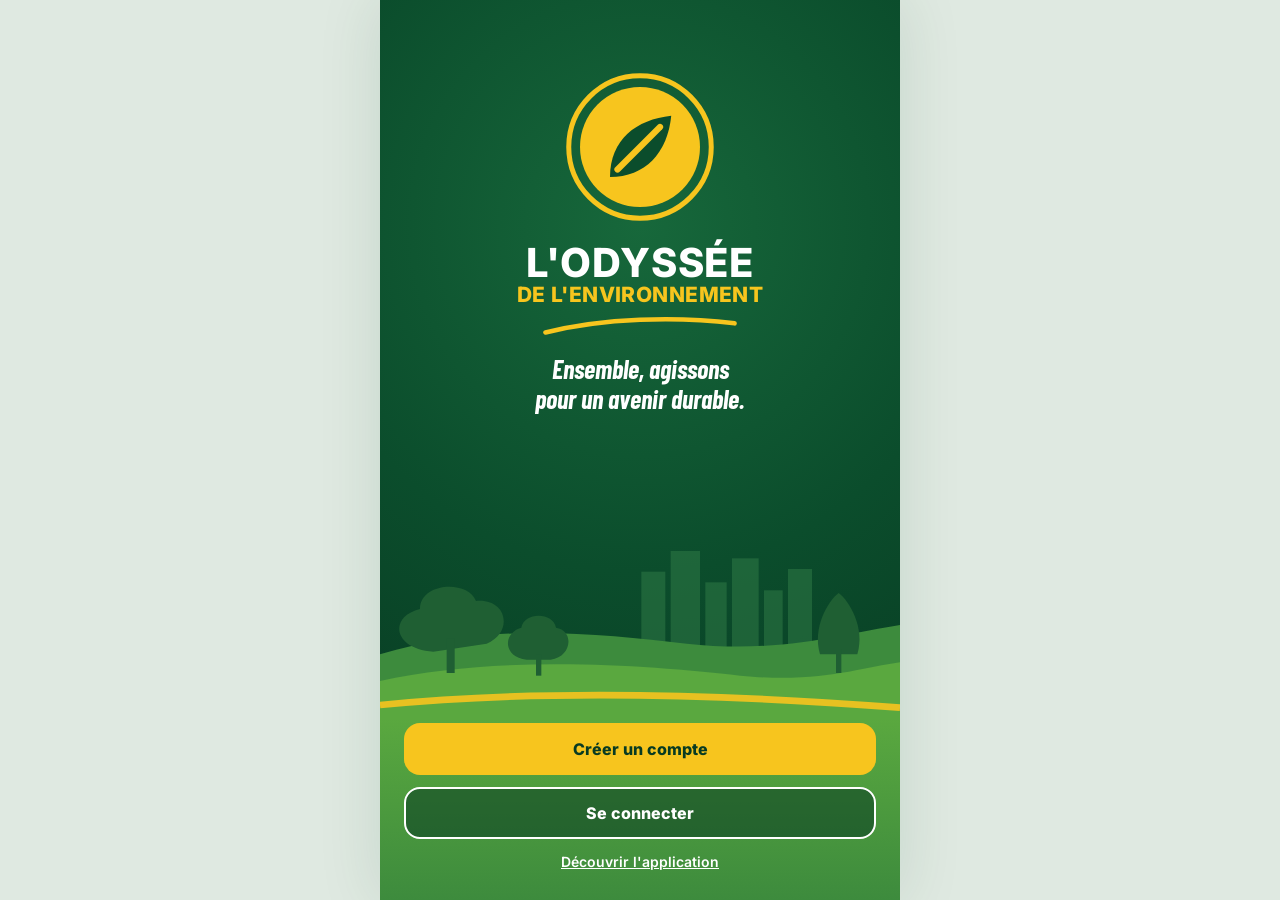
<file: pr-preview/pr-62/index.html>
<!DOCTYPE html>
<html lang="fr">
<head>
<meta charset="utf-8">
<meta name="viewport" content="width=device-width, initial-scale=1">
<title>Odyssée Connect</title>
<meta name="description" content="La plateforme de la communauté Odyssée : événements, 10 KM de Yaoundé, actions environnementales, bénévolat, formations, impact et boutique.">
<meta name="theme-color" content="#0b4d2c">
<link rel="manifest" href="manifest.webmanifest">
<link rel="icon" href="icons/icon-192.png" type="image/png">
<link rel="apple-touch-icon" href="icons/icon-192.png">
<link rel="preload" href="css/polices/inter-latin.woff2" as="font" type="font/woff2" crossorigin>
<link rel="stylesheet" href="css/polices.css">
<link rel="stylesheet" href="css/app.css">
</head>
<body>
<div class="app">
  <div id="bandeau-demo" class="demo" hidden></div>
  <main id="vue" tabindex="-1" aria-live="polite"></main>
  <nav class="tabs" aria-label="Navigation principale">
    <a href="#accueil" data-tab="accueil"><span class="tab-ico"><svg viewBox="0 0 24 24" fill="none" stroke="currentColor" stroke-width="2" stroke-linecap="round" stroke-linejoin="round" aria-hidden="true"><path d="m3 10 9-7 9 7v10a2 2 0 0 1-2 2H5a2 2 0 0 1-2-2z"/></svg></span>Accueil</a>
    <a href="#evenements" data-tab="evenements"><span class="tab-ico"><svg viewBox="0 0 24 24" fill="none" stroke="currentColor" stroke-width="2" stroke-linecap="round" stroke-linejoin="round" aria-hidden="true"><rect x="3" y="4" width="18" height="18" rx="2"/><path d="M16 2v4M8 2v4M3 10h18"/></svg></span>Événements</a>
    <a href="#actions" data-tab="actions"><span class="tab-ico"><svg viewBox="0 0 24 24" fill="none" stroke="currentColor" stroke-width="2" stroke-linecap="round" stroke-linejoin="round" aria-hidden="true"><path d="M11 20A7 7 0 0 1 9.8 6.1C15.5 5 17 4.5 19 2c1 2 2 4.2 2 8 0 5.5-4.8 10-10 10z"/><path d="M2 21c0-3 1.9-5.4 5.1-6"/></svg></span>Actions</a>
    <a href="#communaute" data-tab="communaute"><span class="tab-ico"><svg viewBox="0 0 24 24" fill="none" stroke="currentColor" stroke-width="2" stroke-linecap="round" stroke-linejoin="round" aria-hidden="true"><circle cx="9" cy="7" r="3"/><circle cx="17" cy="9" r="2"/><path d="M3 21a6 6 0 0 1 12 0M14 21a4 4 0 0 1 7 0"/></svg></span>Communauté</a>
    <a href="#profil" data-tab="profil"><span class="tab-ico"><svg viewBox="0 0 24 24" fill="none" stroke="currentColor" stroke-width="2" stroke-linecap="round" stroke-linejoin="round" aria-hidden="true"><circle cx="12" cy="8" r="4"/><path d="M4 21a8 8 0 0 1 16 0"/></svg></span>Profil</a>
  </nav>
</div>
<script src="js/config.js"></script>
<script>
  if (window.ODC_CONFIG && ODC_CONFIG.supabaseUrl) {
    document.write('<script src="js/vendor/supabase/supabase.min.js"><\/script>'); // @supabase/supabase-js 2.119.2 (UMD officiel), servie depuis le site
  }
</script>
<script src="js/vendor/qrcode.min.js"></script>
<script src="js/data.js"></script>
  <script src="js/parcours.js"></script>
  <script src="js/app.js"></script>
</body>
</html>
</file>
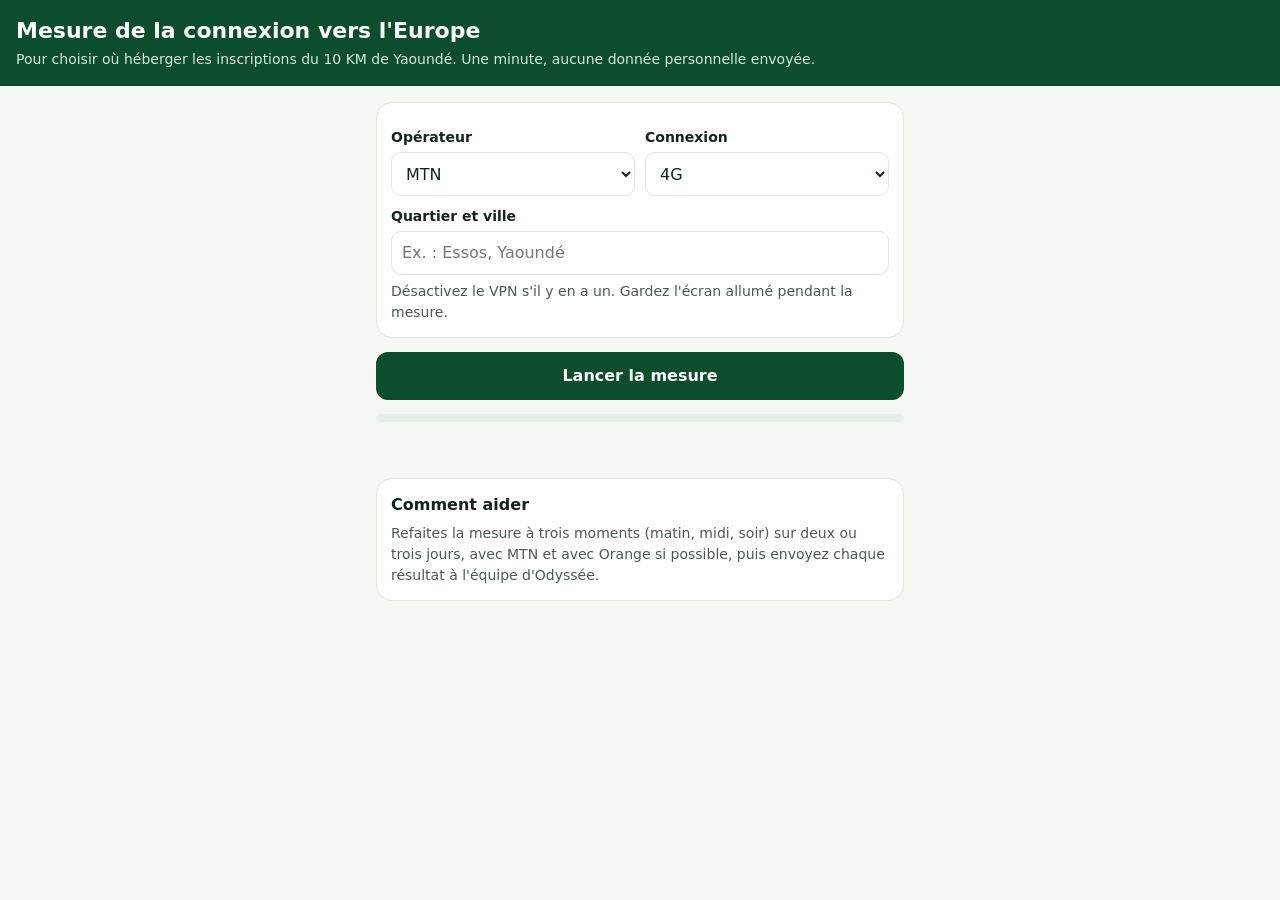
<file: outils/latence.html>
<!DOCTYPE html>
<html lang="fr">
<head>
<meta charset="utf-8">
<meta name="viewport" content="width=device-width, initial-scale=1">
<title>Mesure de connexion · Odyssée Connect</title>
<meta name="robots" content="noindex">
<style>
:root{--vert:#0b4d2c;--vert-c:#e2efe5;--jaune:#f7c51e;--jaune-c:#fdf1c4;--rouge:#c62828;--fond:#f4f7f2;--ligne:#dde7df;--encre:#13241a;--doux:#4a5a50}
*{box-sizing:border-box;min-width:0}
body{margin:0;background:var(--fond);color:var(--encre);font:16px/1.5 system-ui,-apple-system,"Segoe UI",Roboto,sans-serif}
header{background:var(--vert);color:#fff;padding:18px 16px 16px}
header h1{margin:0;font-size:22px;line-height:1.15}
header p{margin:6px 0 0;color:#d6e8dc;font-size:14px}
main{max-width:560px;margin:0 auto;padding:16px;display:grid;gap:14px}
.carte{background:#fff;border:1px solid var(--ligne);border-radius:16px;padding:14px}
label{display:block;font-weight:600;font-size:14px;margin:10px 0 4px}
select,input{width:100%;font:inherit;font-size:16px;min-height:44px;padding:8px 10px;border:1px solid var(--ligne);border-radius:10px;background:#fff;color:var(--encre)}
.deux{display:grid;grid-template-columns:1fr 1fr;gap:10px}
button{font:inherit;font-weight:700;min-height:48px;border-radius:12px;border:0;padding:10px 14px;width:100%;cursor:pointer}
.go{background:var(--vert);color:#fff}.copier{background:var(--jaune);color:var(--vert)}
button:disabled{opacity:.55}
:focus-visible{outline:3px solid var(--jaune);outline-offset:2px}
.barre{height:8px;background:var(--vert-c);border-radius:8px;overflow:hidden}.barre i{display:block;height:100%;width:0;background:var(--vert);transition:width .2s}
table{width:100%;border-collapse:collapse;font-size:15px}
th,td{text-align:left;padding:8px 4px;border-bottom:1px solid var(--ligne)}
td.n,th.n{text-align:right;white-space:nowrap;font-variant-numeric:tabular-nums}
tr.top td{background:var(--jaune-c);font-weight:700}
.note{color:var(--doux);font-size:14px;margin:6px 0 0}
.etat{min-height:1.4em;font-size:14px;color:var(--doux);margin:8px 0 0}
.err{color:var(--rouge)}
</style>
</head>
<body>
<header>
  <h1>Mesure de la connexion vers l'Europe</h1>
  <p>Pour choisir où héberger les inscriptions du 10 KM de Yaoundé. Une minute, aucune donnée personnelle envoyée.</p>
</header>
<main>
  <section class="carte" aria-label="Conditions de la mesure">
    <div class="deux">
      <div><label for="op">Opérateur</label>
        <select id="op"><option>MTN</option><option>Orange</option><option>Camtel</option><option>Nexttel</option><option>Autre</option></select></div>
      <div><label for="res">Connexion</label>
        <select id="res"><option>4G</option><option>3G</option><option>Wi-Fi / box</option></select></div>
    </div>
    <label for="lieu">Quartier et ville</label>
    <input id="lieu" maxlength="60" placeholder="Ex. : Essos, Yaoundé" autocomplete="off">
    <p class="note">Désactivez le VPN s'il y en a un. Gardez l'écran allumé pendant la mesure.</p>
  </section>

  <button class="go" id="go" type="button">Lancer la mesure</button>
  <div class="barre" aria-hidden="true"><i id="prog"></i></div>
  <p class="etat" id="etat" role="status"></p>

  <section class="carte" id="bloc" hidden aria-label="Résultats">
    <table>
      <thead><tr><th>Région</th><th class="n">Médiane</th><th class="n">Meilleur</th></tr></thead>
      <tbody id="res-table"></tbody>
    </table>
    <p class="note">Temps d'aller-retour en millisecondes : plus c'est bas, mieux c'est. La ligne en jaune est la plus rapide.</p>
    <button class="copier" id="copier" type="button" style="margin-top:10px">Copier le résultat pour WhatsApp</button>
    <p class="etat" id="etat2" role="status"></p>
  </section>

  <section class="carte">
    <b>Comment aider</b>
    <p class="note">Refaites la mesure à trois moments (matin, midi, soir) sur deux ou trois jours, avec MTN et avec Orange si possible, puis envoyez chaque résultat à l'équipe d'Odyssée.</p>
  </section>
</main>

<script>
{
  // Régions Supabase (hébergeur AWS) utiles pour des participants au Cameroun.
  // Point de mesure : le service « ping » public d'AWS dans chaque région (même méthode que cloudping.info).
  const REGIONS = [
    ['eu-west-3', 'Paris'], ['eu-central-1', 'Francfort'], ['eu-west-2', 'Londres'], ['eu-west-1', 'Irlande'],
    ['eu-central-2', 'Zurich'], ['eu-north-1', 'Stockholm'], ['sa-east-1', 'São Paulo']
  ];
  const ESSAIS = 8;
  const $ = (id) => document.getElementById(id);
  let dernier = null;

  async function unPing(region) {
    const url = `https://dynamodb.${region}.amazonaws.com/ping?x=${Math.random().toString(36).slice(2)}`;
    const t0 = performance.now();
    const ctrl = new AbortController(); const minuterie = setTimeout(() => ctrl.abort(), 6000);
    try { await fetch(url, { mode: 'no-cors', cache: 'no-store', signal: ctrl.signal }); }
    finally { clearTimeout(minuterie); }
    return performance.now() - t0;
  }
  const mediane = (l) => { const s = [...l].sort((a, b) => a - b); const m = s.length >> 1; return s.length % 2 ? s[m] : (s[m - 1] + s[m]) / 2; };

  $('go').addEventListener('click', async () => {
    $('go').disabled = true; $('bloc').hidden = true; $('etat').classList.remove('err');
    const resultats = []; const total = REGIONS.length * (ESSAIS + 1); let fait = 0;
    for (const [code, ville] of REGIONS) {
      $('etat').textContent = `Mesure vers ${ville}…`;
      const temps = [];
      for (let i = 0; i <= ESSAIS; i++) {
        try { const t = await unPing(code); if (i > 0) temps.push(t); } catch (e) { /* essai perdu */ }
        fait++; $('prog').style.width = `${Math.round(fait / total * 100)}%`;
      }
      resultats.push({ code, ville, med: temps.length ? mediane(temps) : null, min: temps.length ? Math.min(...temps) : null, ok: temps.length });
    }
    const valides = resultats.filter((r) => r.med != null).sort((a, b) => a.med - b.med);
    const echecs = resultats.filter((r) => r.med == null);
    if (!valides.length) {
      $('etat').textContent = 'Aucune réponse : vérifiez la connexion internet puis relancez.'; $('etat').classList.add('err'); $('go').disabled = false; return;
    }
    $('res-table').innerHTML = '';
    for (const r of [...valides, ...echecs]) {
      const tr = document.createElement('tr'); if (r === valides[0]) tr.className = 'top';
      const c = (t, n) => { const td = document.createElement('td'); td.textContent = t; if (n) td.className = 'n'; tr.appendChild(td); };
      c(`${r.ville} (${r.code})`); c(r.med == null ? 'échec' : `${Math.round(r.med)} ms`, true); c(r.min == null ? '—' : `${Math.round(r.min)} ms`, true);
      $('res-table').appendChild(tr);
    }
    const quand = new Date();
    dernier = [
      'Mesure Odyssée Connect',
      `${quand.toLocaleDateString('fr-FR')} à ${quand.toLocaleTimeString('fr-FR', { hour: '2-digit', minute: '2-digit' })}`,
      `${$('op').value} · ${$('res').value} · ${$('lieu').value.trim() || 'lieu non précisé'}`,
      ...valides.map((r) => `${r.ville} (${r.code}) : ${Math.round(r.med)} ms (meilleur ${Math.round(r.min)} ms, ${r.ok}/${ESSAIS} essais)`),
      ...echecs.map((r) => `${r.ville} (${r.code}) : échec`)
    ].join('\n');
    $('bloc').hidden = false; $('etat').textContent = `Terminé. Le plus rapide : ${valides[0].ville}.`; $('go').disabled = false;
    $('bloc').scrollIntoView({ behavior: 'smooth', block: 'start' });
  });

  $('copier').addEventListener('click', async () => {
    if (!dernier) return;
    try { await navigator.clipboard.writeText(dernier); $('etat2').textContent = 'Copié : collez-le dans WhatsApp.'; }
    catch (e) {
      const ta = document.createElement('textarea'); ta.value = dernier; document.body.appendChild(ta); ta.select();
      try { document.execCommand('copy'); $('etat2').textContent = 'Copié : collez-le dans WhatsApp.'; }
      catch (e2) { $('etat2').textContent = 'Copie impossible : faites une capture d’écran.'; }
      ta.remove();
    }
  });
}
</script>
</body>
</html>
</file>
<file: css/polices.css>
/* Polices servies depuis le site (pas de Google Fonts : moins d'allers-retours depuis le Cameroun) */
@font-face{font-family:Inter;font-style:normal;font-display:swap;font-weight:100 900;src:url(polices/inter-latin.woff2) format("woff2-variations"),url(polices/inter-latin.woff2) format("woff2");unicode-range:U+0000-00FF,U+0131,U+0152-0153,U+02BB-02BC,U+02C6,U+02DA,U+02DC,U+0304,U+0308,U+0329,U+2000-206F,U+20AC,U+2122,U+2191,U+2193,U+2212,U+2215,U+FEFF,U+FFFD}
@font-face{font-family:"Barlow Condensed";font-style:italic;font-display:swap;font-weight:700;src:url(polices/barlow-condensed-700-italic.woff2) format("woff2");unicode-range:U+0000-00FF,U+0131,U+0152-0153,U+02BB-02BC,U+02C6,U+02DA,U+02DC,U+0304,U+0308,U+0329,U+2000-206F,U+20AC,U+2122,U+2191,U+2193,U+2212,U+2215,U+FEFF,U+FFFD}
@font-face{font-family:"Barlow Condensed";font-style:italic;font-display:swap;font-weight:800;src:url(polices/barlow-condensed-800-italic.woff2) format("woff2");unicode-range:U+0000-00FF,U+0131,U+0152-0153,U+02BB-02BC,U+02C6,U+02DA,U+02DC,U+0304,U+0308,U+0329,U+2000-206F,U+20AC,U+2122,U+2191,U+2193,U+2212,U+2215,U+FEFF,U+FFFD}
</file>
<file: css/app.css>
/*
VOICE   : application officielle, chaleureuse et sérieuse, lisible au soleil
IDEA    : un dossard de course : bandes vert, rouge, jaune, gros chiffres
PICTURE : photo des coureurs devant le monument, compte à rebours en grand
COLOUR  : vert forêt dominant, jaune soleil en accent, rouge pour la solidarité
TYPE    : Inter, chiffres en 800 ; LAYOUT : colonne mobile, barre d'onglets en bas
*/
:root{
  color-scheme:light;
  --vert:#0b4d2c;--vert-f:#083b22;--vert-c:#e2efe5;--jaune:#f7c51e;--jaune-c:#fdf1c4;--rouge:#c62828;
  --fond:#f4f7f2;--carte:#ffffff;--ligne:#dde7df;--encre:#13241a;--doux:#4a5a50;--pale:#d5e6da;
  --r:18px;--ombre:0 8px 22px rgba(19,36,26,.10)
}
*{box-sizing:border-box;min-width:0}
html{-webkit-text-size-adjust:100%}
body{margin:0;background:#dfe9e1;color:var(--encre);font:16px/1.5 Inter,system-ui,-apple-system,"Segoe UI",Roboto,sans-serif;overflow-x:clip}
button,input,select,textarea{font:inherit;color:inherit}
a{color:var(--vert)}
img{max-width:100%;display:block}
.app{max-width:520px;margin:0 auto;min-height:100vh;min-height:100dvh;background:var(--fond);display:flex;flex-direction:column;position:relative;box-shadow:0 0 60px rgba(11,77,44,.12)}
main{flex:1;padding-bottom:96px}
.demo{background:var(--jaune);color:var(--vert-f);font-size:13px;font-weight:600;padding:8px 16px;text-align:center}
.demo button{background:none;border:0;text-decoration:underline;font-weight:700;cursor:pointer;padding:0 4px;color:inherit;min-height:0}

/* En-tête */
.entete{background:var(--vert);color:#fff;padding:14px 16px;display:flex;align-items:center;gap:12px;position:sticky;top:0;z-index:5}
.entete h1{margin:0;font-size:18px;font-weight:800;line-height:1.2;flex:1}
.entete small{display:block;color:var(--jaune);font-size:12px;font-weight:500}
.rond{width:44px;height:44px;border-radius:22px;border:0;background:rgba(255,255,255,.12);display:inline-flex;align-items:center;justify-content:center;color:#fff;text-decoration:none;cursor:pointer;flex:none}
.rond svg{width:22px;height:22px}

/* Blocs */
.pad{padding:16px}
.titre{margin:20px 16px 10px;font-size:18px;font-weight:800;line-height:1.25}
.sous{margin:-4px 16px 12px;color:var(--doux);font-size:14px}
.carte{background:var(--carte);border:1px solid var(--ligne);border-radius:var(--r);padding:14px 16px}
.pile{display:flex;flex-direction:column;gap:10px}
.grille2{display:grid;grid-template-columns:repeat(2,minmax(0,1fr));gap:10px}
.note{font-size:13px;color:var(--doux);line-height:1.45}
.info{display:flex;gap:10px;align-items:flex-start;background:var(--vert-c);border-radius:14px;padding:12px 14px;font-size:14px;line-height:1.45}
.info.j{background:var(--jaune-c);color:#4b3d00}
.info.r{background:#fde8e8;color:#7d1515}
.info svg{width:20px;height:20px;flex:none;margin-top:1px}

/* Boutons */
.btn{display:flex;align-items:center;justify-content:center;gap:8px;min-height:52px;padding:0 18px;border-radius:16px;border:0;font-weight:800;font-size:16px;text-decoration:none;cursor:pointer;background:var(--vert);color:#fff;width:100%;text-align:center}
.btn.j{background:var(--jaune);color:var(--vert-f)}
.btn.r{background:var(--rouge);color:#fff}
.btn.contour{background:transparent;border:2px solid var(--vert);color:var(--vert)}
.btn.petit{min-height:44px;font-size:14px;border-radius:12px;width:auto;padding:0 14px}
.btn[disabled]{opacity:.55;cursor:not-allowed}
.btn:focus-visible,.choix:focus-visible,.rond:focus-visible,.onglet:focus-visible,input:focus-visible,select:focus-visible{outline:3px solid var(--jaune);outline-offset:2px}

/* Accueil */
.une{margin:14px 16px 0;border-radius:22px;overflow:hidden;background:var(--vert);box-shadow:0 12px 28px rgba(11,77,44,.25)}
.une img{width:100%;height:170px;object-fit:cover;object-position:50% 28%}
.une .corps{padding:14px 16px 16px;display:flex;flex-direction:column;gap:8px;color:#fff}
.pastille{align-self:flex-start;background:var(--jaune);color:var(--vert-f);font-size:11px;font-weight:800;padding:4px 10px;border-radius:999px;text-transform:uppercase;letter-spacing:.04em}
.une h2{margin:0;font-size:24px;line-height:1.15;font-weight:800}
.une p{margin:0;color:var(--pale);font-size:14px}
.compte{display:grid;grid-template-columns:repeat(4,minmax(0,1fr));gap:6px;margin:4px 0 6px}
.compte div{background:rgba(255,255,255,.1);border-radius:12px;padding:8px 0;text-align:center}
.compte b{display:block;font-size:26px;line-height:1.05;font-weight:800;font-variant-numeric:tabular-nums}
.compte b.j{color:var(--jaune)}
.compte span{font-size:10px;font-weight:600;text-transform:uppercase;letter-spacing:.05em;color:var(--pale)}
.raccourcis{display:grid;grid-template-columns:repeat(4,minmax(0,1fr));gap:8px;padding:16px 16px 0}
.raccourcis a{display:flex;flex-direction:column;align-items:center;gap:6px;text-decoration:none;color:var(--encre);font-size:12px;font-weight:600;text-align:center}
.raccourcis span{width:58px;height:58px;border-radius:18px;background:var(--vert-c);display:flex;align-items:center;justify-content:center}
.raccourcis a:first-child span{background:var(--vert)}
.raccourcis a:last-child span{background:var(--jaune-c)}
.raccourcis svg{width:25px;height:25px}

/* Jauge */
.jauge{height:12px;border-radius:6px;background:var(--vert-c);overflow:hidden}
.jauge i{display:block;height:100%;background:var(--vert);border-radius:6px;min-width:6px;transition:width .6s}
.fonds-tete{background:var(--vert);color:#fff;padding:6px 20px 22px}
.fonds-tete .jauge{background:rgba(255,255,255,.18)}
.fonds-tete .jauge i{background:var(--jaune)}
.gros{font-size:28px;font-weight:800;letter-spacing:-.02em;font-variant-numeric:tabular-nums}

/* Distances et choix */
.choix{display:flex;align-items:center;gap:14px;width:100%;padding:12px 14px;border-radius:18px;background:var(--carte);border:2px solid var(--ligne);cursor:pointer;text-align:left}
.choix[aria-pressed=true],.choix[aria-checked=true]{border-color:var(--vert);box-shadow:0 6px 16px rgba(11,77,44,.16)}
.badge-km{width:64px;height:64px;flex:none;border-radius:16px;display:flex;align-items:center;justify-content:center;font-weight:800;font-size:18px}
.vert{background:var(--vert);color:#fff}.jaune{background:var(--jaune);color:var(--vert-f)}.rouge{background:var(--rouge);color:#fff}
.choix .txt{display:flex;flex-direction:column;gap:2px;flex:1}
.choix .txt b{font-size:15px}
.choix .txt span{font-size:13px;color:var(--doux)}
.choix .txt em{font-style:normal;font-size:13px;font-weight:700;color:var(--vert)}
.radio{width:22px;height:22px;flex:none;border-radius:11px;border:2px solid #9aa89f;background:#fff}
[aria-pressed=true] .radio,[aria-checked=true] .radio{border:7px solid var(--vert)}
.puces{display:flex;flex-wrap:wrap;gap:8px}
.puce{min-height:44px;padding:0 14px;border-radius:12px;border:2px solid var(--vert);background:#fff;color:var(--vert);font-weight:800;font-size:14px;cursor:pointer}
.puce[aria-pressed=true]{background:var(--vert);color:#fff}

/* Formulaires */
form{display:flex;flex-direction:column;gap:12px}
label.champ{display:flex;flex-direction:column;gap:5px;font-size:13px;font-weight:700}
label.champ input,label.champ select{height:48px;border:1px solid #c3d1c6;border-radius:12px;padding:0 12px;font-size:16px;font-weight:500;background:#fff;width:100%}
label.champ small{font-weight:500;color:var(--doux)}
.case{display:flex;gap:10px;align-items:flex-start;font-size:13px;line-height:1.45;color:#33433a}
.case input{width:22px;height:22px;margin:0;accent-color:var(--vert);flex:none}
.erreur{color:var(--rouge);font-size:14px;font-weight:600;min-height:0}
.erreur:empty{display:none}
.recap{display:flex;justify-content:space-between;align-items:baseline;gap:12px;font-size:15px}
.recap b{font-size:20px;font-weight:800;white-space:nowrap}
.barre-bas{position:sticky;bottom:72px;background:var(--carte);border-top:1px solid var(--ligne);padding:12px 16px;display:flex;flex-direction:column;gap:8px;z-index:3}
.etapes{display:grid;grid-template-columns:repeat(4,minmax(0,1fr));gap:6px;padding:14px 16px 0}
.etapes div{display:flex;flex-direction:column;gap:6px;font-size:11px;color:#5d6b62}
.etapes i{height:5px;border-radius:3px;background:#cfdcd2}
.etapes .ok{color:var(--vert);font-weight:800}
.etapes .ok i{background:var(--vert)}

/* Paiement */
.montant{font-size:34px;font-weight:800;letter-spacing:-.02em;font-variant-numeric:tabular-nums;white-space:nowrap}
.ref{font-family:ui-monospace,Menlo,Consolas,monospace;font-weight:800;font-size:18px;background:var(--jaune-c);padding:4px 10px;border-radius:8px;white-space:nowrap}
.op{width:48px;height:48px;flex:none;border-radius:12px;display:flex;align-items:center;justify-content:center;font-weight:800;font-size:13px;color:var(--encre)}
.op.mtn{background:#ffcb05}.op.orange{background:#ff7900}
ol.etp{margin:0;padding-left:20px;display:flex;flex-direction:column;gap:8px;font-size:15px}

/* Dossard */
.dossard-fond{background:var(--vert);padding:6px 20px 24px}
.dossard{background:#fff;border-radius:24px;overflow:hidden;box-shadow:0 16px 36px rgba(0,0,0,.25)}
.bandes{display:flex;height:8px}.bandes i{flex:1}
.dossard .corps{padding:16px 20px 20px;display:flex;flex-direction:column;align-items:center;gap:10px;text-align:center}
.numero{width:100%;border:3px solid var(--jaune);border-radius:16px;font-size:clamp(56px,18vw,78px);font-weight:800;line-height:1;padding:12px 0;letter-spacing:-.02em;font-variant-numeric:tabular-nums}
#qr{padding:10px;background:#fff;border:1px solid var(--ligne);border-radius:12px}
#qr img,#qr canvas{width:170px;height:170px}
.statut{display:inline-flex;align-items:center;gap:6px;font-size:13px;font-weight:800;padding:5px 12px;border-radius:999px}
.s-en_attente{background:var(--jaune-c);color:#6b5200}.s-paiement_declare{background:#e3f0fb;color:#1d4f80}
.s-paye,.s-valide,.s-livree,.s-payee{background:var(--vert-c);color:var(--vert)}.s-annule,.s-annulee{background:#fde8e8;color:#8a1c1c}
.s-nouvelle,.s-confirmee{background:#eef0f2;color:#33433a}

/* Boutique */
.onglets{display:grid;grid-template-columns:repeat(2,minmax(0,1fr));gap:4px;background:rgba(255,255,255,.12);border-radius:14px;padding:4px;margin:0 16px 14px}
.onglet{display:flex;align-items:center;justify-content:center;min-height:42px;border-radius:11px;color:#fff;font-weight:700;font-size:14px;text-decoration:none}
.onglet[aria-current=page]{background:#fff;color:var(--vert)}
.article{display:flex;gap:12px;align-items:center}
.vignette{width:58px;height:58px;flex:none;border-radius:14px;display:flex;align-items:center;justify-content:center}
.vignette svg{width:32px;height:32px}
.qte{display:flex;align-items:center;gap:6px}
.qte button{width:40px;height:40px;border-radius:12px;border:2px solid var(--vert);background:#fff;color:var(--vert);font-weight:800;font-size:18px;cursor:pointer}
.qte output{min-width:22px;text-align:center;font-weight:800}
.tailles{display:flex;flex-wrap:wrap;gap:6px;margin-top:8px}
.tailles button{min-width:44px;height:40px;border-radius:10px;border:2px solid #c9d6cc;background:#fff;font-weight:800;font-size:13px;cursor:pointer}
.tailles button[aria-pressed=true]{background:var(--vert);border-color:var(--vert);color:#fff}
.tag{display:inline-block;font-size:10px;font-weight:800;padding:3px 8px;border-radius:999px;text-transform:uppercase;letter-spacing:.04em;background:var(--vert);color:#fff}
.tag.ex{background:#eef0f2;color:#4a5a50}

/* Onglets du bas */
.tabs{position:fixed;bottom:0;left:0;right:0;max-width:520px;margin:0 auto;background:#fff;border-top:1px solid var(--ligne);display:grid;grid-template-columns:repeat(5,minmax(0,1fr));padding:6px 4px calc(10px + env(safe-area-inset-bottom));z-index:10}
.tabs a{display:flex;flex-direction:column;align-items:center;justify-content:center;gap:3px;min-height:52px;text-decoration:none;color:#5d6b62;font-size:11px;font-weight:600}
.tabs a[aria-current=page]{color:var(--vert);font-weight:800}
.tabs svg{width:23px;height:23px}

/* Espace organisateurs */
.stats{display:grid;grid-template-columns:repeat(2,minmax(0,1fr));gap:10px}
.stat{background:var(--carte);border:1px solid var(--ligne);border-radius:16px;padding:12px 14px}
.stat b{display:block;font-size:24px;font-weight:800;font-variant-numeric:tabular-nums;line-height:1.2}
.stat span{font-size:12px;color:var(--doux)}
.filtres{display:flex;flex-wrap:wrap;gap:8px}
.filtres select,.filtres input{height:44px;border:1px solid #c3d1c6;border-radius:12px;padding:0 10px;background:#fff;font-size:15px}
.filtres input{flex:1 1 180px}
.ligne-adm{display:flex;flex-direction:column;gap:6px}
.ligne-adm .haut{display:flex;justify-content:space-between;gap:10px;align-items:flex-start}
.ligne-adm .actions{display:flex;flex-wrap:wrap;gap:8px;margin-top:4px}
.meta{font-size:13px;color:var(--doux)}
.onglets-adm{display:flex;gap:6px;overflow-x:auto;padding:12px 16px 4px}
.onglets-adm button{flex:none;min-height:40px;padding:0 14px;border-radius:999px;border:2px solid var(--vert);background:#fff;color:var(--vert);font-weight:800;font-size:13px;cursor:pointer}
.onglets-adm button[aria-pressed=true]{background:var(--vert);color:#fff}

/* Toast */
.toast{position:fixed;left:50%;bottom:92px;transform:translateX(-50%);background:var(--encre);color:#fff;padding:12px 18px;border-radius:14px;font-size:14px;font-weight:600;z-index:20;max-width:90vw;box-shadow:var(--ombre)}
.vide{text-align:center;color:var(--doux);padding:24px 16px;font-size:14px}
.charge{opacity:.6;pointer-events:none}
@media (prefers-reduced-motion:reduce){*{transition:none!important}}
@media (min-width:560px){body{padding:0}}

/* Lot 2 : actualités, bénévoles, résultats, scan */
.lien-carte{text-decoration:none;color:inherit;display:flex;justify-content:space-between;align-items:center;gap:10px}
.lien-carte>span:last-child{color:var(--vert);font-weight:700;font-size:14px;flex:none}
.annonce p{margin:0;font-size:15px;line-height:1.5;white-space:pre-line}
.annonce.court p{display:-webkit-box;-webkit-line-clamp:3;-webkit-box-orient:vertical;overflow:hidden}
label.champ textarea{border:1px solid #c3d1c6;border-radius:12px;padding:10px 12px;font-size:16px;font-weight:500;background:#fff;width:100%;resize:vertical;font-family:inherit}
label.case.carte{align-items:flex-start}
form.filtres{flex-direction:row;flex-wrap:wrap;align-items:center}
.res{display:flex;align-items:center;gap:12px;padding:10px 14px}
.res .rang{width:40px;height:40px;flex:none;border-radius:12px;background:var(--vert-c);color:var(--vert);display:flex;align-items:center;justify-content:center;font-weight:800;font-variant-numeric:tabular-nums}
.res .temps{font-weight:800;font-size:17px;font-variant-numeric:tabular-nums;white-space:nowrap}
.s-ben-nouveau{background:var(--jaune-c);color:#6b5200}.s-ben-contacte{background:#e3f0fb;color:#1d4f80}.s-ben-retenu{background:var(--vert-c);color:var(--vert)}.s-ben-decline{background:#eef0f2;color:#4a5a50}
.scanner{position:relative;border-radius:16px;overflow:hidden;background:#000;aspect-ratio:1/1;max-width:340px;width:100%;align-self:center}
.scanner video{width:100%;height:100%;object-fit:cover;display:block}
.scanner .cadre{position:absolute;inset:18%;border:3px solid var(--jaune);border-radius:16px;box-shadow:0 0 0 999px rgba(0,0,0,.35)}
.selecteur-fonce .note{color:var(--pale)}
.selecteur-fonce .puce{background:transparent;color:#fff;border-color:rgba(255,255,255,.6)}
.selecteur-fonce .puce[aria-pressed=true]{background:var(--jaune);color:var(--vert-f);border-color:var(--jaune)}

/* Lot 3 : plateforme communautaire */
.modules{display:grid;grid-template-columns:repeat(3,minmax(0,1fr));gap:10px;padding:0 16px}
.modules a{display:flex;flex-direction:column;align-items:center;justify-content:center;gap:6px;min-height:92px;padding:10px 6px;border-radius:18px;background:var(--carte);border:1px solid var(--ligne);text-decoration:none;color:var(--encre);font-size:13px;font-weight:700;text-align:center;line-height:1.2}
.modules a span{width:44px;height:44px;border-radius:14px;display:flex;align-items:center;justify-content:center;background:var(--vert-c);color:var(--vert)}
.modules a svg{width:24px;height:24px}
.modules .m-vert span{background:var(--vert);color:#fff}
.modules .m-jaune span{background:var(--jaune);color:var(--vert-f)}
.modules .m-rouge span{background:#fde8e8;color:var(--rouge)}
.segments{display:grid;grid-auto-flow:column;grid-auto-columns:minmax(0,1fr);gap:4px;background:var(--vert-c);border-radius:14px;padding:4px}
.segments button{min-height:40px;border:0;border-radius:11px;background:transparent;color:var(--vert);font-weight:700;font-size:14px;cursor:pointer}
.segments button[aria-pressed=true]{background:var(--vert);color:#fff}
.ev,.module-ligne{display:flex;align-items:center;gap:12px;width:100%;cursor:pointer;text-decoration:none;color:inherit;font:inherit}
button.ev{text-align:left}
.v-ev{background:var(--vert-c);color:var(--vert)}
.v-action{background:var(--vert);color:var(--jaune)}
.impact-grille{display:grid;grid-template-columns:repeat(2,minmax(0,1fr));gap:10px}
.tuile{background:var(--vert-c);border-radius:18px;padding:14px;display:flex;flex-direction:column;gap:2px}
.tuile .ico{width:36px;height:36px;border-radius:12px;background:#fff;color:var(--vert);display:flex;align-items:center;justify-content:center;margin-bottom:6px}
.tuile .ico svg{width:20px;height:20px}
.tuile b{font-size:clamp(20px,6vw,26px);font-weight:800;line-height:1.1;font-variant-numeric:tabular-nums;color:var(--vert-f)}
.tuile>span:last-child{font-size:13px;color:#33433a}
.carte-vide{border:2px dashed #b9cbbd;border-radius:18px;padding:28px 18px;display:flex;flex-direction:column;align-items:center;gap:6px;text-align:center;background:#fff}
.carte-vide>span:first-child{width:52px;height:52px;border-radius:26px;background:var(--vert-c);color:var(--vert);display:flex;align-items:center;justify-content:center}
.carte-vide>span:first-child svg{width:26px;height:26px}
.legende{width:16px;height:16px;border-radius:8px;flex:none}
.l-eau{background:#2f8fd6}.l-croix{background:var(--rouge)}.l-dechets{background:var(--vert)}.l-arrivee{background:var(--jaune)}
.avatar{width:76px;height:76px;border-radius:38px;background:var(--jaune);color:var(--vert-f);display:flex;align-items:center;justify-content:center;font-size:32px;font-weight:800;border:3px solid #fff}
.badges{display:grid;grid-template-columns:repeat(auto-fill,minmax(130px,1fr));gap:8px}
.badge{border:1px solid var(--ligne);border-radius:14px;padding:10px;display:flex;flex-direction:column;gap:2px;opacity:.55}
.badge span{width:30px;height:30px;border-radius:15px;background:#eef0f2;color:#5d6b62;display:flex;align-items:center;justify-content:center}
.badge span svg{width:16px;height:16px}
.badge b{font-size:13px}.badge small{font-size:12px;color:var(--doux);line-height:1.3}
.badge.ok{opacity:1;border-color:var(--jaune);background:var(--jaune-c)}
.badge.ok span{background:var(--vert);color:#fff}
.attestation{background:#fff;border:2px solid var(--jaune);border-radius:20px;overflow:hidden}
.choix.reponse{min-height:56px}
.choix.reponse.bonne{border-color:var(--vert);background:var(--vert-c)}
.choix.reponse.fausse{border-color:var(--rouge);background:#fde8e8}
.choix[disabled]{cursor:default}
.lien-simple{display:flex;justify-content:space-between;gap:10px;width:100%;background:none;border:0;border-top:1px solid var(--ligne);padding:10px 0 0;font:inherit;color:inherit;text-align:left;cursor:pointer}
.s-par-inscrit{background:#eef0f2;color:#33433a}.s-par-present{background:var(--vert-c);color:var(--vert)}.s-par-absent{background:var(--jaune-c);color:#6b5200}.s-par-annule{background:#fde8e8;color:#8a1c1c}
.s-cand-nouveau{background:var(--jaune-c);color:#6b5200}.s-cand-en_cours{background:#e3f0fb;color:#1d4f80}.s-cand-accepte{background:var(--vert-c);color:var(--vert)}.s-cand-refuse{background:#eef0f2;color:#4a5a50}
fieldset.carte legend{color:var(--vert)}
.carte>span>svg{width:20px;height:20px;flex:none}

/* Lot 4 : design des maquettes (ouverture, accueil, onglets) */
.tabs a .tab-ico{width:44px;height:34px;border-radius:17px;display:flex;align-items:center;justify-content:center}
.tabs a[aria-current=page] .tab-ico{background:var(--vert);color:#fff;width:48px;height:36px}
.tabs a[aria-current=page] .tab-ico svg{width:22px;height:22px}
body.plein-ecran .tabs,body.plein-ecran #bandeau-demo{display:none!important}
body.plein-ecran main{padding-bottom:0}

.barre-acc{background:var(--vert);color:#fff;display:grid;grid-template-columns:44px 1fr 44px;align-items:center;gap:8px;padding:10px 12px;position:sticky;top:0;z-index:5}
.barre-acc h1{margin:0;text-align:center;font-size:19px;font-weight:800}
.rond-clair{width:44px;height:44px;border-radius:22px;display:flex;align-items:center;justify-content:center;color:#fff;position:relative}
.rond-clair svg{width:24px;height:24px}
.pastille-rouge{position:absolute;top:9px;right:10px;width:9px;height:9px;border-radius:5px;background:var(--rouge);border:2px solid var(--vert)}

.hero-acc{position:relative;background:var(--vert)}
.hero-acc img{width:100%;height:230px;object-fit:cover;object-position:50% 20%}
.hero-bas{position:relative;margin-top:-58px;padding:0 16px 14px}
.hero-courbe{position:absolute;left:0;right:0;top:0;width:100%;height:60px}
.hero-titre{position:relative;display:flex;align-items:flex-end;justify-content:flex-end;gap:6px;padding-top:26px}
.hero-coureur{width:104px;height:78px;flex:none;margin-right:auto}
.hero-titre p{margin:0;display:flex;flex-direction:column;align-items:flex-end;font-family:"Barlow Condensed","Arial Narrow",Inter,sans-serif;font-style:italic;color:#fff;line-height:.92;text-shadow:0 2px 0 rgba(0,0,0,.18)}
.t-grand{font-size:44px;font-weight:800;letter-spacing:.01em}
.t-moyen{font-size:30px;font-weight:700}
.hero-tag{position:relative;margin:8px 0 0;text-align:center;color:#fff;font-weight:700;font-size:15px}
.hero-tag i{font-style:normal;color:var(--jaune);margin:0 4px}

.tuiles{display:grid;grid-template-columns:repeat(3,minmax(0,1fr));gap:10px;padding:16px 16px 0}
.tuiles a{display:flex;flex-direction:column;align-items:center;justify-content:center;gap:6px;min-height:96px;padding:12px 6px;border-radius:16px;text-decoration:none;color:var(--vert-f);font-size:12.5px;font-weight:700;text-align:center;line-height:1.2}
.tuiles a span{color:var(--vert)}
.tuiles svg{width:30px;height:30px}
.tuiles .t1{background:#e3f1e6}.tuiles .t2{background:#e7f3dc}.tuiles .t3{background:#fdf1c4}
.tuiles .t4{background:#dcf0ec}.tuiles .t5{background:#ece7f7}.tuiles .t6{background:#e3f1e6}
.tuiles .t3 span{color:#7a5b00}.tuiles .t5 span{color:#5b3f99}
.tous-services{display:block;text-align:right;padding:8px 18px 0;font-size:14px;font-weight:700;text-decoration:none}
.prochain{display:flex;align-items:center;gap:12px;text-decoration:none;color:inherit;padding:10px 12px}
.prochain b{font-size:15px}
.prochain span{font-size:13px}
.vignette-course{width:56px;height:56px;flex:none;border-radius:12px;background:linear-gradient(160deg,var(--vert) 60%,var(--jaune) 60%);color:#fff;display:flex;align-items:center;justify-content:center}
.vignette-course svg{width:30px;height:30px}
.j-moins{background:var(--jaune);color:var(--vert-f);font-weight:800;font-size:12px!important;padding:4px 8px;border-radius:999px;white-space:nowrap}
.chevron{color:var(--vert);font-size:26px;line-height:1}

.ouverture{min-height:100vh;min-height:100dvh;background:radial-gradient(120% 70% at 50% 25%,#17683b 0%,#0b4d2c 55%,#083b22 100%);color:#fff;display:flex;flex-direction:column;position:relative;overflow:hidden}
.ouv-haut{display:flex;flex-direction:column;align-items:center;text-align:center;padding:72px 24px 0}
.ouv-logo{width:150px;height:150px}
.ouv-haut h1{margin:20px 0 0;display:flex;flex-direction:column;line-height:1.05}
.ouv-haut h1 span{font-size:40px;font-weight:800;letter-spacing:.02em}
.ouv-haut h1 small{font-size:21px;font-weight:800;color:var(--jaune);letter-spacing:.02em}
.ouv-trait{width:200px;height:22px;margin-top:10px}
.ouv-slogan{margin:16px 0 0;font-family:"Barlow Condensed","Arial Narrow",Inter,sans-serif;font-style:italic;font-weight:700;font-size:26px;line-height:1.15}
.ouv-paysage{width:100%;height:170px;margin-top:auto;display:block}
.ouv-boutons{background:#3d8b3d;background:linear-gradient(#5aa83f,#3d8b3d);padding:4px 24px calc(28px + env(safe-area-inset-bottom));display:flex;flex-direction:column;gap:12px;margin-top:-2px}
.ouv-contour{background:rgba(8,59,34,.55);border:2px solid #fff;color:#fff}
.ouv-passer{color:#fff;text-align:center;font-size:14px;font-weight:600}

/* Lot 5 : tous les écrans au design des maquettes */
.entete{justify-content:flex-start}
.entete h1{text-align:center;padding-right:44px}
.titre-centre{margin:8px 0 2px;text-align:center;font-size:18px;font-weight:800}
.titre-form{margin:6px 0 0;font-size:16px;font-weight:800}
.btn.vert-fonce{background:linear-gradient(#11703f,#0b4d2c);color:#fff;border-radius:26px}
.btn.clair{background:var(--vert-c);color:var(--vert);border:1px solid #b9d6c0;border-radius:26px}
.btn svg{width:20px;height:20px;flex:none}

.etapes2{list-style:none;margin:0;padding:16px 16px 4px;display:grid;grid-template-columns:repeat(4,minmax(0,1fr));position:relative}
.etapes2 li{display:flex;flex-direction:column;align-items:center;gap:4px;font-size:11px;color:#5d6b62;position:relative;text-align:center}
.etapes2 li::before{content:"";position:absolute;top:13px;left:-50%;width:100%;height:2px;background:#cfdcd2;z-index:0}
.etapes2 li:first-child::before{display:none}
.etapes2 li.fait::before,.etapes2 li.actuel::before{background:var(--vert)}
.etapes2 li span{position:relative;z-index:1;width:28px;height:28px;border-radius:14px;border:2px solid #b9c7bd;background:#fff;display:flex;align-items:center;justify-content:center;font-weight:800;font-size:13px;color:#5d6b62}
.etapes2 li.actuel{color:var(--vert);font-weight:800}
.etapes2 li.actuel span,.etapes2 li.fait span{background:var(--vert);border-color:var(--vert);color:#fff}

.ico-champ{flex-direction:row!important;align-items:flex-end;gap:10px!important}
.ico-champ .i{width:26px;height:48px;display:flex;align-items:center;color:#33433a;flex:none}
.ico-champ .i svg{width:22px;height:22px}
.radios{display:flex;gap:22px;font-weight:600;font-size:15px;min-height:40px;align-items:center}
.radios label{display:flex;align-items:center;gap:6px}
.radios input{width:20px;height:20px;accent-color:var(--vert);margin:0}

.dist-ligne{display:flex;align-items:center;gap:12px;width:100%;min-height:64px;padding:10px 14px;border-radius:14px;border:2px solid transparent;cursor:pointer;font:inherit;color:var(--encre)}
.dist-ligne b{font-size:15px}.dist-ligne span{font-size:12.5px;color:#33433a}
.dist-ligne.on{border-color:var(--c)}
.dist-ico{width:34px;height:34px;flex:none}.dist-ico svg{width:34px;height:34px}
.radio-o{width:22px;height:22px;flex:none;border-radius:11px;border:2px solid #7d8c82;background:#fff}
.radio-o.on{border:6px solid var(--c,var(--vert))}
.tailles-ins{display:grid;grid-template-columns:repeat(6,minmax(0,1fr));gap:6px}
.tailles-ins button{min-height:44px;border-radius:10px;border:1px solid #c9d6cc;background:#fff;font-weight:800;cursor:pointer}
.tailles-ins button[aria-checked=true]{background:var(--vert);border-color:var(--vert);color:#fff}

.frais{background:var(--vert-c);border-radius:14px;padding:14px;text-align:center;display:flex;flex-direction:column;gap:2px}
.frais span{font-size:34px;font-weight:800;color:var(--vert-f);font-variant-numeric:tabular-nums}
.frais small{color:var(--doux)}
.moyen{display:flex;align-items:center;gap:12px;padding:12px 14px;border-radius:14px;border:1px solid var(--ligne);background:#fff}
.moyen.actif{background:var(--jaune-c);border:2px solid var(--jaune)}
.moyen.bientot{opacity:.55}
.moyen b{font-size:15px}.moyen span{font-size:13px;color:var(--doux)}
.m-ico{width:32px;height:32px;flex:none;color:var(--encre);display:flex;align-items:center;justify-content:center}.m-ico svg{width:26px;height:26px}
.moyen .radio-o.on{border-color:var(--vert)}
.ops{display:grid;grid-template-columns:repeat(2,minmax(0,1fr));gap:8px}
.op-choix{display:flex;align-items:center;gap:8px;padding:8px;border-radius:12px;border:2px solid var(--ligne);background:#fff;font:inherit;font-size:13px;font-weight:700;cursor:pointer;min-height:52px}
.op-choix[aria-checked=true]{border-color:var(--vert);background:var(--vert-c)}
.op-choix .op{width:36px;height:36px;font-size:11px}

.bravo{position:relative;text-align:center;display:flex;flex-direction:column;align-items:center;gap:4px;padding-top:6px}
.confettis{position:absolute;top:0;left:0;width:100%;height:70px}
.bravo-ok{position:relative;width:58px;height:58px;border-radius:29px;background:var(--vert);color:#fff;display:flex;align-items:center;justify-content:center;margin-top:12px}
.bravo-ok svg{width:30px;height:30px}
.bravo h2{margin:6px 0 0;font-size:26px;font-weight:800}
.bravo p{margin:0;font-size:16px;line-height:1.35}
.recap-liste{background:#f0f4f1;border-radius:14px;padding:4px 14px;display:flex;flex-direction:column}
.recap-liste span{display:flex;align-items:center;gap:12px;padding:10px 0;border-bottom:1px solid #dde7df;font-size:15px}
.recap-liste span:last-child{border-bottom:0}
.recap-liste svg{width:20px;height:20px;flex:none;color:var(--vert)}

.dossard2{position:relative;background:#fff;border-radius:22px;border:1px solid var(--ligne);box-shadow:var(--ombre);padding:22px 18px 60px;display:flex;flex-direction:column;align-items:center;gap:8px;text-align:center;overflow:hidden}
.d2-logo{display:flex;align-items:center;gap:10px;text-align:left}
.d2-logo b{display:block;color:var(--vert);font-size:22px;letter-spacing:.02em;line-height:1}
.d2-logo small{color:#c9a400;font-weight:800;font-size:11px;letter-spacing:.03em}
.d2-numero{width:100%;margin-top:6px;border:5px solid var(--jaune);border-radius:16px;font-size:clamp(64px,22vw,88px);font-weight:800;line-height:1.1;letter-spacing:-.02em;font-variant-numeric:tabular-nums}
.d2-nom{font-size:20px}.d2-dist{color:#33433a}
.d2-note{font-size:14px;color:#33433a}
.d2-bandes{position:absolute;left:0;right:0;bottom:0;width:100%;height:46px}
#qr img,#qr canvas{width:170px;height:170px}

.grille-produits{display:grid;grid-template-columns:repeat(2,minmax(0,1fr));gap:12px;padding:16px}
.produit{background:#fff;border:1px solid var(--ligne);border-radius:16px;padding:10px;display:flex;flex-direction:column;gap:6px}
.p-visuel{background:#f0f4f1;border-radius:12px;aspect-ratio:1/.85;display:flex;align-items:center;justify-content:center}
.p-visuel svg{width:78%;height:78%}
.produit>b{font-size:14px;text-align:center;line-height:1.25}
.p-bas{display:flex;align-items:center;justify-content:space-between;gap:6px}
.p-bas>span:first-child{font-weight:800;font-size:13px;color:var(--vert-f)}
.p-panier{width:40px;height:40px;border-radius:12px;border:0;background:var(--vert);color:#fff;display:flex;align-items:center;justify-content:center;cursor:pointer}
.p-panier svg{width:20px;height:20px}
.petit-qte button{width:32px;height:32px;border-radius:10px;font-size:16px}
.produit .tailles{margin-top:2px;gap:4px}.produit .tailles button{min-width:34px;height:32px;font-size:12px}

.onglets-dist{display:grid;grid-template-columns:repeat(3,minmax(0,1fr));gap:6px}
.onglets-dist button{min-height:44px;border-radius:10px;border:1px solid var(--ligne);background:#f0f4f1;font-weight:800;font-size:15px;cursor:pointer;color:var(--encre)}
.onglets-dist button[aria-pressed=true].od-vert{background:var(--vert);color:#fff;border-color:var(--vert)}
.onglets-dist button[aria-pressed=true].od-jaune{background:var(--jaune);color:var(--vert-f);border-color:var(--jaune)}
.onglets-dist button[aria-pressed=true].od-rouge{background:var(--rouge);color:#fff;border-color:var(--rouge)}
.cl{padding:4px 12px}
.cl-ligne{display:flex;align-items:center;gap:12px;padding:10px 4px;border-bottom:1px solid #e6ece7}
.cl-ligne:last-child{border-bottom:0}
.cl-ligne.moi{background:var(--jaune-c);border-radius:10px;padding:10px 8px;border:1px solid var(--jaune)}
.cl-nom{flex:1;display:flex;flex-direction:column;font-weight:800;font-size:16px}
.cl-nom small{font-weight:500;color:var(--doux);font-size:12px}
.cl-temps{font-weight:800;font-variant-numeric:tabular-nums;font-size:16px}
.rang-num{width:30px;text-align:center;font-weight:800}
.medaille{width:30px;height:30px;border-radius:15px;display:flex;align-items:center;justify-content:center;font-weight:800;font-size:13px;color:#fff}
.m1{background:#d4a514}.m2{background:#9aa5ad}.m3{background:#c0713a}
.cl-sep{height:10px}

.ev-banniere{display:flex;flex-direction:column;padding:0;overflow:hidden;width:100%;cursor:pointer;font:inherit;color:inherit;text-align:left}
.ev-img{width:100%;height:130px;object-fit:cover;display:flex}
.ev-motif{align-items:center;justify-content:center}
.ev-motif svg{width:46px;height:46px}
.ev-texte{display:flex;align-items:center;gap:10px;padding:10px 14px}
.ev-texte b{font-size:16px}.ev-texte span{font-size:13px}
.ev-vignette{width:76px;height:64px;border-radius:10px;object-fit:cover;flex:none;display:flex}
.ev-vignette svg{width:30px;height:30px}

.imp-ligne{display:flex;align-items:center;gap:14px;background:var(--vert-c);border-radius:14px;padding:12px 14px}
.imp-ico{width:46px;height:46px;flex:none;border-radius:12px;background:#d2e8d8;color:var(--vert);display:flex;align-items:center;justify-content:center}
.imp-ico svg{width:28px;height:28px}
.imp-ligne b{font-size:24px;font-weight:800;color:var(--vert-f);font-variant-numeric:tabular-nums;line-height:1.1}
.imp-ligne span{font-size:14px;color:#33433a}
.imp-petits{display:grid;grid-template-columns:repeat(auto-fit,minmax(130px,1fr));gap:8px}
.imp-petits div{background:#fff;border:1px solid var(--ligne);border-radius:12px;padding:8px 10px;display:flex;flex-direction:column}
.imp-petits b{font-size:17px;font-variant-numeric:tabular-nums}.imp-petits span{font-size:12px;color:var(--doux)}
.foret{width:100%;height:90px;display:block;margin-top:4px}

.carte-parcours{position:relative;border-radius:16px;overflow:hidden;height:250px;border:1px solid var(--ligne)}
.carte-parcours>svg{position:absolute;inset:0;width:100%;height:100%}
.cp-voile{position:absolute;inset:20px 20px 64px;background:rgba(255,255,255,.88);border-radius:14px;display:flex;flex-direction:column;align-items:center;justify-content:center;gap:4px;text-align:center;padding:10px}
.cp-voile span{color:var(--vert)}.cp-voile span svg{width:30px;height:30px}
.cp-voile small{color:var(--doux);font-size:13px}
.cp-legende{position:absolute;left:10px;right:10px;bottom:10px;background:rgba(19,36,26,.85);color:#fff;border-radius:10px;padding:6px 10px;display:flex;flex-wrap:wrap;gap:4px 12px;font-size:12px}
.cp-legende span{display:flex;align-items:center;gap:5px}.cp-legende i{width:10px;height:10px;border-radius:5px;display:inline-block}
.cp-stats{display:grid;grid-template-columns:repeat(3,minmax(0,1fr));gap:8px;text-align:center}
.cp-stats div{display:flex;flex-direction:column;align-items:center;gap:2px}
.cp-stats svg{width:22px;height:22px;color:var(--vert)}
.cp-stats b{font-size:17px}.cp-stats span{font-size:12px;color:var(--doux)}

.profil-tete{background:var(--vert);position:relative;padding-bottom:58px}
.profil-vague{position:absolute;left:0;right:0;bottom:-38px;width:100%;height:40px}
.profil-id{display:flex;flex-direction:column;align-items:center;gap:4px;margin-top:-58px;position:relative;text-align:center;padding:0 16px}
.avatar2{position:relative;width:104px;height:104px;border-radius:52px;border:4px solid #fff;background:var(--jaune);box-shadow:var(--ombre);cursor:pointer;display:flex;align-items:center;justify-content:center}
.avatar2 img{width:100%;height:100%;border-radius:50px;object-fit:cover}
.avatar2>span:first-child{font-size:40px;font-weight:800;color:var(--vert-f)}
.crayon{position:absolute;right:-2px;bottom:2px;width:32px;height:32px;border-radius:16px;background:var(--vert);color:#fff;border:3px solid #fff;display:flex;align-items:center;justify-content:center}
.crayon svg{width:14px;height:14px}
.profil-id b{font-size:22px;margin-top:4px}
.profil-id>span{color:#33433a}
.menu-profil{background:#fff;border:1px solid var(--ligne);border-radius:16px;display:flex;flex-direction:column;overflow:hidden}
.menu-profil a{display:flex;align-items:center;gap:14px;padding:14px 16px;border-bottom:1px solid #e6ece7;text-decoration:none;color:var(--encre);font-size:16px;font-weight:600;min-height:52px}
.menu-profil a:last-child{border-bottom:0}
.mp-ico{width:24px;height:24px;color:var(--vert);flex:none}.mp-ico svg{width:24px;height:24px}
.menu-profil .chevron{margin-left:auto}

@media print{
  body *{visibility:hidden!important}
  #dossard-imprimable,#dossard-imprimable *{visibility:visible!important}
  #dossard-imprimable{position:absolute;left:0;top:0;width:100%;box-shadow:none;border:0}
  .tabs,.demo{display:none!important}
}
fieldset.ico-champ{align-items:center}
fieldset.ico-champ .i{height:auto}
.ev-img.ev-motif svg{width:60px;height:60px}
img.hero-coureur{width:118px;height:auto;margin-bottom:-4px}
.vignette-course{background:var(--vert)}
.vignette-course img{width:44px;height:auto}
img.dist-ico{width:40px;height:auto;object-fit:contain}
.modules .m-jaune span{background:#fff6d6}
.modules img.m-coureur{width:34px;height:auto}

/* Lot 6 : carte interactive et fil d'actualité */
.couches{display:flex;gap:8px;overflow-x:auto;padding:12px 16px 4px;scrollbar-width:none}
.couches button{flex:none;display:flex;align-items:center;gap:6px;min-height:38px;padding:0 12px;border-radius:999px;border:1px solid var(--ligne);background:#fff;font:inherit;font-size:13px;font-weight:700;color:#5d6b62;cursor:pointer}
.couches button i{width:10px;height:10px;border-radius:5px;background:#c9d1cc}
.couches button[aria-pressed=true]{border-color:var(--c);color:var(--encre)}
.couches button[aria-pressed=true] i{background:var(--c)}
.carte-boite{position:relative;margin:8px 16px 0;border-radius:18px;overflow:hidden;border:1px solid var(--ligne);box-shadow:var(--ombre)}
.carte-zone{height:min(56vh,420px);background:#e8efe3}
.carte-zone .plan{width:100%;height:100%;display:block}
.repere-svg{cursor:pointer}
.badge-simu{position:absolute;top:10px;left:10px;z-index:500;background:var(--jaune);color:var(--vert-f);font-size:11px;font-weight:800;padding:4px 10px;border-radius:999px;text-transform:uppercase;letter-spacing:.04em}
.repere span{display:flex;width:34px;height:34px;border-radius:17px 17px 17px 4px;transform:rotate(-45deg);align-items:center;justify-content:center;border:2px solid #fff;box-shadow:0 2px 6px rgba(0,0,0,.3)}
.repere span svg{width:16px;height:16px;color:#fff;transform:rotate(45deg)}
.pastille-carte{width:44px;height:44px;flex:none;border-radius:12px;display:flex;align-items:center;justify-content:center;color:#fff}
.pastille-carte svg{width:22px;height:22px}
.suivi-on{border-color:var(--rouge)}
.point-vivant{display:inline-block;width:10px;height:10px;border-radius:5px;background:var(--rouge);margin-right:4px;animation:pulse 1.4s infinite}
@keyframes pulse{50%{opacity:.3}}

.cats{display:flex;gap:8px;overflow-x:auto;padding:12px 16px;scrollbar-width:none;background:#fff;border-bottom:1px solid var(--ligne)}
.cats button{flex:none;min-height:36px;padding:0 14px;border-radius:999px;border:1px solid var(--ligne);background:#f0f4f1;font:inherit;font-size:13px;font-weight:700;color:var(--encre);cursor:pointer}
.cats button[aria-pressed=true]{background:var(--vert);border-color:var(--vert);color:#fff}
.fil-liste{padding:12px 0;gap:12px}
.publier-cta{display:flex;align-items:center;gap:10px;margin:0 16px;padding:10px 12px;background:#fff;border:1px solid var(--ligne);border-radius:999px;text-decoration:none;color:var(--doux);font-size:14px}
.publier-cta svg{width:22px;height:22px;color:var(--vert);margin-left:auto}
.pub{background:#fff;border-top:1px solid var(--ligne);border-bottom:1px solid var(--ligne)}
.pub-tete{display:flex;align-items:center;gap:10px;padding:10px 14px}
.pub-av{width:38px;height:38px;flex:none;border-radius:19px;background:var(--vert);color:var(--jaune);display:flex;align-items:center;justify-content:center;font-weight:800}
.pub-cat{background:var(--vert-c);color:var(--vert)}
.pub-attente{display:flex;align-items:center;gap:6px;background:var(--jaune-c);color:#6b5200;font-size:13px;font-weight:600;padding:8px 14px}
.pub-attente svg{width:16px;height:16px;flex:none}
.pub-photo{width:100%;max-height:520px;object-fit:cover;background:#eef2ef}
.pub-actions{display:flex;align-items:center;gap:4px;padding:6px 8px 0}
.pub-actions button{display:flex;align-items:center;gap:5px;min-height:44px;min-width:44px;padding:0 8px;border:0;background:none;font:inherit;font-weight:700;color:var(--encre);cursor:pointer}
.pub-actions svg{width:24px;height:24px}
.pub-actions .pub-signaler{margin-left:auto;color:#8a968e}
.pub-actions .pub-signaler svg{width:20px;height:20px}
.pub-texte{margin:4px 14px 0;font-size:15px;line-height:1.45}
.pub-lieu{display:flex;align-items:center;gap:4px;margin:4px 14px 0;color:var(--doux);font-size:13px}
.pub-lieu svg{width:14px;height:14px}
.pub-coms{margin:8px 14px 0;padding:8px 0;border-top:1px solid #e6ece7;display:flex;flex-direction:column;gap:6px}
.pub-coms p{margin:0;font-size:14px}
.pub>:last-child{margin-bottom:12px}
.com-form{flex-direction:row!important;flex-wrap:wrap;gap:8px!important}
.com-form input{flex:1;min-height:44px;border:1px solid #c3d1c6;border-radius:22px;padding:0 14px;font-size:15px}
.photo-choix{border-radius:16px;overflow:hidden;background:#fff;border:2px dashed #b9cbbd;aspect-ratio:4/3;display:flex;align-items:center;justify-content:center}
.photo-choix img{width:100%;height:100%;object-fit:cover}
.photo-vide{display:flex;flex-direction:column;align-items:center;gap:4px;color:var(--doux);text-align:center}
.photo-vide svg{width:40px;height:40px;color:var(--vert)}
.btn.fichier{cursor:pointer}
.bande-photos{display:flex;gap:10px;overflow-x:auto;padding:0 16px 4px;scroll-snap-type:x mandatory;scrollbar-width:none}
.bande-photos a{flex:none;width:132px;scroll-snap-align:start;text-decoration:none;color:var(--encre);font-size:12px;font-weight:700}
.bande-photos img{width:132px;height:132px;object-fit:cover;border-radius:14px;display:block;margin-bottom:4px}

.etapes-tr{list-style:none;margin:0;padding:0 0 0 6px;display:flex;flex-direction:column}
.etapes-tr li{display:flex;gap:12px;padding:8px 0 8px 14px;border-left:3px solid #f7c51e;position:relative}
.etapes-tr li::before{content:"";position:absolute;left:-8px;top:12px;width:13px;height:13px;border-radius:50%;background:#fff;border:3px solid #0b4d2c}
.etapes-tr li.dep::before{background:#0b4d2c}.etapes-tr li.arr::before{background:#c62828;border-color:#c62828}
.km-tr{flex:none;width:66px;white-space:nowrap;font-weight:800;color:#0b4d2c;font-variant-numeric:tabular-nums}
.trace-reel .cp-legende{color:#13241a;display:flex;flex-wrap:wrap;gap:6px 12px;padding:8px 10px;background:#fff;font-size:12px}
.trace-reel .cp-legende i{display:inline-block;width:10px;height:10px;border-radius:50%;margin-right:5px;vertical-align:-1px}
.info button.lien,button.lien{background:none;border:0;padding:0;box-shadow:none;min-height:0;font:inherit;font-weight:700;color:inherit;text-decoration:underline;cursor:pointer}
</file>
<file: pr-preview/pr-62/css/polices.css>
/* Polices servies depuis le site (pas de Google Fonts : moins d'allers-retours depuis le Cameroun) */
@font-face{font-family:Inter;font-style:normal;font-display:swap;font-weight:100 900;src:url(polices/inter-latin.woff2) format("woff2-variations"),url(polices/inter-latin.woff2) format("woff2");unicode-range:U+0000-00FF,U+0131,U+0152-0153,U+02BB-02BC,U+02C6,U+02DA,U+02DC,U+0304,U+0308,U+0329,U+2000-206F,U+20AC,U+2122,U+2191,U+2193,U+2212,U+2215,U+FEFF,U+FFFD}
@font-face{font-family:"Barlow Condensed";font-style:italic;font-display:swap;font-weight:700;src:url(polices/barlow-condensed-700-italic.woff2) format("woff2");unicode-range:U+0000-00FF,U+0131,U+0152-0153,U+02BB-02BC,U+02C6,U+02DA,U+02DC,U+0304,U+0308,U+0329,U+2000-206F,U+20AC,U+2122,U+2191,U+2193,U+2212,U+2215,U+FEFF,U+FFFD}
@font-face{font-family:"Barlow Condensed";font-style:italic;font-display:swap;font-weight:800;src:url(polices/barlow-condensed-800-italic.woff2) format("woff2");unicode-range:U+0000-00FF,U+0131,U+0152-0153,U+02BB-02BC,U+02C6,U+02DA,U+02DC,U+0304,U+0308,U+0329,U+2000-206F,U+20AC,U+2122,U+2191,U+2193,U+2212,U+2215,U+FEFF,U+FFFD}
</file>
<file: pr-preview/pr-62/css/app.css>
/*
VOICE   : application officielle, chaleureuse et sérieuse, lisible au soleil
IDEA    : un dossard de course : bandes vert, rouge, jaune, gros chiffres
PICTURE : photo des coureurs devant le monument, compte à rebours en grand
COLOUR  : vert forêt dominant, jaune soleil en accent, rouge pour la solidarité
TYPE    : Inter, chiffres en 800 ; LAYOUT : colonne mobile, barre d'onglets en bas
*/
:root{
  color-scheme:light;
  --vert:#0b4d2c;--vert-f:#083b22;--vert-c:#e2efe5;--jaune:#f7c51e;--jaune-c:#fdf1c4;--rouge:#c62828;
  --fond:#f4f7f2;--carte:#ffffff;--ligne:#dde7df;--encre:#13241a;--doux:#4a5a50;--pale:#d5e6da;
  --r:18px;--ombre:0 8px 22px rgba(19,36,26,.10)
}
*{box-sizing:border-box;min-width:0}
html{-webkit-text-size-adjust:100%}
body{margin:0;background:#dfe9e1;color:var(--encre);font:16px/1.5 Inter,system-ui,-apple-system,"Segoe UI",Roboto,sans-serif;overflow-x:clip}
button,input,select,textarea{font:inherit;color:inherit}
a{color:var(--vert)}
img{max-width:100%;display:block}
.app{max-width:520px;margin:0 auto;min-height:100vh;min-height:100dvh;background:var(--fond);display:flex;flex-direction:column;position:relative;box-shadow:0 0 60px rgba(11,77,44,.12)}
main{flex:1;padding-bottom:96px}
.demo{background:var(--jaune);color:var(--vert-f);font-size:13px;font-weight:600;padding:8px 16px;text-align:center}
.demo button{background:none;border:0;text-decoration:underline;font-weight:700;cursor:pointer;padding:0 4px;color:inherit;min-height:0}

/* En-tête */
.entete{background:var(--vert);color:#fff;padding:14px 16px;display:flex;align-items:center;gap:12px;position:sticky;top:0;z-index:5}
.entete h1{margin:0;font-size:18px;font-weight:800;line-height:1.2;flex:1}
.entete small{display:block;color:var(--jaune);font-size:12px;font-weight:500}
.rond{width:44px;height:44px;border-radius:22px;border:0;background:rgba(255,255,255,.12);display:inline-flex;align-items:center;justify-content:center;color:#fff;text-decoration:none;cursor:pointer;flex:none}
.rond svg{width:22px;height:22px}

/* Blocs */
.pad{padding:16px}
.titre{margin:20px 16px 10px;font-size:18px;font-weight:800;line-height:1.25}
.sous{margin:-4px 16px 12px;color:var(--doux);font-size:14px}
.carte{background:var(--carte);border:1px solid var(--ligne);border-radius:var(--r);padding:14px 16px}
.pile{display:flex;flex-direction:column;gap:10px}
.grille2{display:grid;grid-template-columns:repeat(2,minmax(0,1fr));gap:10px}
.note{font-size:13px;color:var(--doux);line-height:1.45}
.info{display:flex;gap:10px;align-items:flex-start;background:var(--vert-c);border-radius:14px;padding:12px 14px;font-size:14px;line-height:1.45}
.info.j{background:var(--jaune-c);color:#4b3d00}
.info.r{background:#fde8e8;color:#7d1515}
.info svg{width:20px;height:20px;flex:none;margin-top:1px}

/* Boutons */
.btn{display:flex;align-items:center;justify-content:center;gap:8px;min-height:52px;padding:0 18px;border-radius:16px;border:0;font-weight:800;font-size:16px;text-decoration:none;cursor:pointer;background:var(--vert);color:#fff;width:100%;text-align:center}
.btn.j{background:var(--jaune);color:var(--vert-f)}
.btn.r{background:var(--rouge);color:#fff}
.btn.contour{background:transparent;border:2px solid var(--vert);color:var(--vert)}
.btn.petit{min-height:44px;font-size:14px;border-radius:12px;width:auto;padding:0 14px}
.btn[disabled]{opacity:.55;cursor:not-allowed}
.btn:focus-visible,.choix:focus-visible,.rond:focus-visible,.onglet:focus-visible,input:focus-visible,select:focus-visible{outline:3px solid var(--jaune);outline-offset:2px}

/* Accueil */
.une{margin:14px 16px 0;border-radius:22px;overflow:hidden;background:var(--vert);box-shadow:0 12px 28px rgba(11,77,44,.25)}
.une img{width:100%;height:170px;object-fit:cover;object-position:50% 28%}
.une .corps{padding:14px 16px 16px;display:flex;flex-direction:column;gap:8px;color:#fff}
.pastille{align-self:flex-start;background:var(--jaune);color:var(--vert-f);font-size:11px;font-weight:800;padding:4px 10px;border-radius:999px;text-transform:uppercase;letter-spacing:.04em}
.une h2{margin:0;font-size:24px;line-height:1.15;font-weight:800}
.une p{margin:0;color:var(--pale);font-size:14px}
.compte{display:grid;grid-template-columns:repeat(4,minmax(0,1fr));gap:6px;margin:4px 0 6px}
.compte div{background:rgba(255,255,255,.1);border-radius:12px;padding:8px 0;text-align:center}
.compte b{display:block;font-size:26px;line-height:1.05;font-weight:800;font-variant-numeric:tabular-nums}
.compte b.j{color:var(--jaune)}
.compte span{font-size:10px;font-weight:600;text-transform:uppercase;letter-spacing:.05em;color:var(--pale)}
.raccourcis{display:grid;grid-template-columns:repeat(4,minmax(0,1fr));gap:8px;padding:16px 16px 0}
.raccourcis a{display:flex;flex-direction:column;align-items:center;gap:6px;text-decoration:none;color:var(--encre);font-size:12px;font-weight:600;text-align:center}
.raccourcis span{width:58px;height:58px;border-radius:18px;background:var(--vert-c);display:flex;align-items:center;justify-content:center}
.raccourcis a:first-child span{background:var(--vert)}
.raccourcis a:last-child span{background:var(--jaune-c)}
.raccourcis svg{width:25px;height:25px}

/* Jauge */
.jauge{height:12px;border-radius:6px;background:var(--vert-c);overflow:hidden}
.jauge i{display:block;height:100%;background:var(--vert);border-radius:6px;min-width:6px;transition:width .6s}
.fonds-tete{background:var(--vert);color:#fff;padding:6px 20px 22px}
.fonds-tete .jauge{background:rgba(255,255,255,.18)}
.fonds-tete .jauge i{background:var(--jaune)}
.gros{font-size:28px;font-weight:800;letter-spacing:-.02em;font-variant-numeric:tabular-nums}

/* Distances et choix */
.choix{display:flex;align-items:center;gap:14px;width:100%;padding:12px 14px;border-radius:18px;background:var(--carte);border:2px solid var(--ligne);cursor:pointer;text-align:left}
.choix[aria-pressed=true],.choix[aria-checked=true]{border-color:var(--vert);box-shadow:0 6px 16px rgba(11,77,44,.16)}
.badge-km{width:64px;height:64px;flex:none;border-radius:16px;display:flex;align-items:center;justify-content:center;font-weight:800;font-size:18px}
.vert{background:var(--vert);color:#fff}.jaune{background:var(--jaune);color:var(--vert-f)}.rouge{background:var(--rouge);color:#fff}
.choix .txt{display:flex;flex-direction:column;gap:2px;flex:1}
.choix .txt b{font-size:15px}
.choix .txt span{font-size:13px;color:var(--doux)}
.choix .txt em{font-style:normal;font-size:13px;font-weight:700;color:var(--vert)}
.radio{width:22px;height:22px;flex:none;border-radius:11px;border:2px solid #9aa89f;background:#fff}
[aria-pressed=true] .radio,[aria-checked=true] .radio{border:7px solid var(--vert)}
.puces{display:flex;flex-wrap:wrap;gap:8px}
.puce{min-height:44px;padding:0 14px;border-radius:12px;border:2px solid var(--vert);background:#fff;color:var(--vert);font-weight:800;font-size:14px;cursor:pointer}
.puce[aria-pressed=true]{background:var(--vert);color:#fff}

/* Formulaires */
form{display:flex;flex-direction:column;gap:12px}
label.champ{display:flex;flex-direction:column;gap:5px;font-size:13px;font-weight:700}
label.champ input,label.champ select{height:48px;border:1px solid #c3d1c6;border-radius:12px;padding:0 12px;font-size:16px;font-weight:500;background:#fff;width:100%}
label.champ small{font-weight:500;color:var(--doux)}
.case{display:flex;gap:10px;align-items:flex-start;font-size:13px;line-height:1.45;color:#33433a}
.case input{width:22px;height:22px;margin:0;accent-color:var(--vert);flex:none}
.erreur{color:var(--rouge);font-size:14px;font-weight:600;min-height:0}
.erreur:empty{display:none}
.recap{display:flex;justify-content:space-between;align-items:baseline;gap:12px;font-size:15px}
.recap b{font-size:20px;font-weight:800;white-space:nowrap}
.barre-bas{position:sticky;bottom:72px;background:var(--carte);border-top:1px solid var(--ligne);padding:12px 16px;display:flex;flex-direction:column;gap:8px;z-index:3}
.etapes{display:grid;grid-template-columns:repeat(4,minmax(0,1fr));gap:6px;padding:14px 16px 0}
.etapes div{display:flex;flex-direction:column;gap:6px;font-size:11px;color:#5d6b62}
.etapes i{height:5px;border-radius:3px;background:#cfdcd2}
.etapes .ok{color:var(--vert);font-weight:800}
.etapes .ok i{background:var(--vert)}

/* Paiement */
.montant{font-size:34px;font-weight:800;letter-spacing:-.02em;font-variant-numeric:tabular-nums;white-space:nowrap}
.ref{font-family:ui-monospace,Menlo,Consolas,monospace;font-weight:800;font-size:18px;background:var(--jaune-c);padding:4px 10px;border-radius:8px;white-space:nowrap}
.op{width:48px;height:48px;flex:none;border-radius:12px;display:flex;align-items:center;justify-content:center;font-weight:800;font-size:13px;color:var(--encre)}
.op.mtn{background:#ffcb05}.op.orange{background:#ff7900}
ol.etp{margin:0;padding-left:20px;display:flex;flex-direction:column;gap:8px;font-size:15px}

/* Dossard */
.dossard-fond{background:var(--vert);padding:6px 20px 24px}
.dossard{background:#fff;border-radius:24px;overflow:hidden;box-shadow:0 16px 36px rgba(0,0,0,.25)}
.bandes{display:flex;height:8px}.bandes i{flex:1}
.dossard .corps{padding:16px 20px 20px;display:flex;flex-direction:column;align-items:center;gap:10px;text-align:center}
.numero{width:100%;border:3px solid var(--jaune);border-radius:16px;font-size:clamp(56px,18vw,78px);font-weight:800;line-height:1;padding:12px 0;letter-spacing:-.02em;font-variant-numeric:tabular-nums}
#qr{padding:10px;background:#fff;border:1px solid var(--ligne);border-radius:12px}
#qr img,#qr canvas{width:170px;height:170px}
.statut{display:inline-flex;align-items:center;gap:6px;font-size:13px;font-weight:800;padding:5px 12px;border-radius:999px}
.s-en_attente{background:var(--jaune-c);color:#6b5200}.s-paiement_declare{background:#e3f0fb;color:#1d4f80}
.s-paye,.s-valide,.s-livree,.s-payee{background:var(--vert-c);color:var(--vert)}.s-annule,.s-annulee{background:#fde8e8;color:#8a1c1c}
.s-nouvelle,.s-confirmee{background:#eef0f2;color:#33433a}

/* Boutique */
.onglets{display:grid;grid-template-columns:repeat(2,minmax(0,1fr));gap:4px;background:rgba(255,255,255,.12);border-radius:14px;padding:4px;margin:0 16px 14px}
.onglet{display:flex;align-items:center;justify-content:center;min-height:42px;border-radius:11px;color:#fff;font-weight:700;font-size:14px;text-decoration:none}
.onglet[aria-current=page]{background:#fff;color:var(--vert)}
.article{display:flex;gap:12px;align-items:center}
.vignette{width:58px;height:58px;flex:none;border-radius:14px;display:flex;align-items:center;justify-content:center}
.vignette svg{width:32px;height:32px}
.qte{display:flex;align-items:center;gap:6px}
.qte button{width:40px;height:40px;border-radius:12px;border:2px solid var(--vert);background:#fff;color:var(--vert);font-weight:800;font-size:18px;cursor:pointer}
.qte output{min-width:22px;text-align:center;font-weight:800}
.tailles{display:flex;flex-wrap:wrap;gap:6px;margin-top:8px}
.tailles button{min-width:44px;height:40px;border-radius:10px;border:2px solid #c9d6cc;background:#fff;font-weight:800;font-size:13px;cursor:pointer}
.tailles button[aria-pressed=true]{background:var(--vert);border-color:var(--vert);color:#fff}
.tag{display:inline-block;font-size:10px;font-weight:800;padding:3px 8px;border-radius:999px;text-transform:uppercase;letter-spacing:.04em;background:var(--vert);color:#fff}
.tag.ex{background:#eef0f2;color:#4a5a50}

/* Onglets du bas */
.tabs{position:fixed;bottom:0;left:0;right:0;max-width:520px;margin:0 auto;background:#fff;border-top:1px solid var(--ligne);display:grid;grid-template-columns:repeat(5,minmax(0,1fr));padding:6px 4px calc(10px + env(safe-area-inset-bottom));z-index:10}
.tabs a{display:flex;flex-direction:column;align-items:center;justify-content:center;gap:3px;min-height:52px;text-decoration:none;color:#5d6b62;font-size:11px;font-weight:600}
.tabs a[aria-current=page]{color:var(--vert);font-weight:800}
.tabs svg{width:23px;height:23px}

/* Espace organisateurs */
.stats{display:grid;grid-template-columns:repeat(2,minmax(0,1fr));gap:10px}
.stat{background:var(--carte);border:1px solid var(--ligne);border-radius:16px;padding:12px 14px}
.stat b{display:block;font-size:24px;font-weight:800;font-variant-numeric:tabular-nums;line-height:1.2}
.stat span{font-size:12px;color:var(--doux)}
.filtres{display:flex;flex-wrap:wrap;gap:8px}
.filtres select,.filtres input{height:44px;border:1px solid #c3d1c6;border-radius:12px;padding:0 10px;background:#fff;font-size:15px}
.filtres input{flex:1 1 180px}
.ligne-adm{display:flex;flex-direction:column;gap:6px}
.ligne-adm .haut{display:flex;justify-content:space-between;gap:10px;align-items:flex-start}
.ligne-adm .actions{display:flex;flex-wrap:wrap;gap:8px;margin-top:4px}
.meta{font-size:13px;color:var(--doux)}
.onglets-adm{display:flex;gap:6px;overflow-x:auto;padding:12px 16px 4px}
.onglets-adm button{flex:none;min-height:40px;padding:0 14px;border-radius:999px;border:2px solid var(--vert);background:#fff;color:var(--vert);font-weight:800;font-size:13px;cursor:pointer}
.onglets-adm button[aria-pressed=true]{background:var(--vert);color:#fff}

/* Toast */
.toast{position:fixed;left:50%;bottom:92px;transform:translateX(-50%);background:var(--encre);color:#fff;padding:12px 18px;border-radius:14px;font-size:14px;font-weight:600;z-index:20;max-width:90vw;box-shadow:var(--ombre)}
.vide{text-align:center;color:var(--doux);padding:24px 16px;font-size:14px}
.charge{opacity:.6;pointer-events:none}
@media (prefers-reduced-motion:reduce){*{transition:none!important}}
@media (min-width:560px){body{padding:0}}

/* Lot 2 : actualités, bénévoles, résultats, scan */
.lien-carte{text-decoration:none;color:inherit;display:flex;justify-content:space-between;align-items:center;gap:10px}
.lien-carte>span:last-child{color:var(--vert);font-weight:700;font-size:14px;flex:none}
.annonce p{margin:0;font-size:15px;line-height:1.5;white-space:pre-line}
.annonce.court p{display:-webkit-box;-webkit-line-clamp:3;-webkit-box-orient:vertical;overflow:hidden}
label.champ textarea{border:1px solid #c3d1c6;border-radius:12px;padding:10px 12px;font-size:16px;font-weight:500;background:#fff;width:100%;resize:vertical;font-family:inherit}
label.case.carte{align-items:flex-start}
form.filtres{flex-direction:row;flex-wrap:wrap;align-items:center}
.res{display:flex;align-items:center;gap:12px;padding:10px 14px}
.res .rang{width:40px;height:40px;flex:none;border-radius:12px;background:var(--vert-c);color:var(--vert);display:flex;align-items:center;justify-content:center;font-weight:800;font-variant-numeric:tabular-nums}
.res .temps{font-weight:800;font-size:17px;font-variant-numeric:tabular-nums;white-space:nowrap}
.s-ben-nouveau{background:var(--jaune-c);color:#6b5200}.s-ben-contacte{background:#e3f0fb;color:#1d4f80}.s-ben-retenu{background:var(--vert-c);color:var(--vert)}.s-ben-decline{background:#eef0f2;color:#4a5a50}
.scanner{position:relative;border-radius:16px;overflow:hidden;background:#000;aspect-ratio:1/1;max-width:340px;width:100%;align-self:center}
.scanner video{width:100%;height:100%;object-fit:cover;display:block}
.scanner .cadre{position:absolute;inset:18%;border:3px solid var(--jaune);border-radius:16px;box-shadow:0 0 0 999px rgba(0,0,0,.35)}
.selecteur-fonce .note{color:var(--pale)}
.selecteur-fonce .puce{background:transparent;color:#fff;border-color:rgba(255,255,255,.6)}
.selecteur-fonce .puce[aria-pressed=true]{background:var(--jaune);color:var(--vert-f);border-color:var(--jaune)}

/* Lot 3 : plateforme communautaire */
.modules{display:grid;grid-template-columns:repeat(3,minmax(0,1fr));gap:10px;padding:0 16px}
.modules a{display:flex;flex-direction:column;align-items:center;justify-content:center;gap:6px;min-height:92px;padding:10px 6px;border-radius:18px;background:var(--carte);border:1px solid var(--ligne);text-decoration:none;color:var(--encre);font-size:13px;font-weight:700;text-align:center;line-height:1.2}
.modules a span{width:44px;height:44px;border-radius:14px;display:flex;align-items:center;justify-content:center;background:var(--vert-c);color:var(--vert)}
.modules a svg{width:24px;height:24px}
.modules .m-vert span{background:var(--vert);color:#fff}
.modules .m-jaune span{background:var(--jaune);color:var(--vert-f)}
.modules .m-rouge span{background:#fde8e8;color:var(--rouge)}
.segments{display:grid;grid-auto-flow:column;grid-auto-columns:minmax(0,1fr);gap:4px;background:var(--vert-c);border-radius:14px;padding:4px}
.segments button{min-height:40px;border:0;border-radius:11px;background:transparent;color:var(--vert);font-weight:700;font-size:14px;cursor:pointer}
.segments button[aria-pressed=true]{background:var(--vert);color:#fff}
.ev,.module-ligne{display:flex;align-items:center;gap:12px;width:100%;cursor:pointer;text-decoration:none;color:inherit;font:inherit}
button.ev{text-align:left}
.v-ev{background:var(--vert-c);color:var(--vert)}
.v-action{background:var(--vert);color:var(--jaune)}
.impact-grille{display:grid;grid-template-columns:repeat(2,minmax(0,1fr));gap:10px}
.tuile{background:var(--vert-c);border-radius:18px;padding:14px;display:flex;flex-direction:column;gap:2px}
.tuile .ico{width:36px;height:36px;border-radius:12px;background:#fff;color:var(--vert);display:flex;align-items:center;justify-content:center;margin-bottom:6px}
.tuile .ico svg{width:20px;height:20px}
.tuile b{font-size:clamp(20px,6vw,26px);font-weight:800;line-height:1.1;font-variant-numeric:tabular-nums;color:var(--vert-f)}
.tuile>span:last-child{font-size:13px;color:#33433a}
.carte-vide{border:2px dashed #b9cbbd;border-radius:18px;padding:28px 18px;display:flex;flex-direction:column;align-items:center;gap:6px;text-align:center;background:#fff}
.carte-vide>span:first-child{width:52px;height:52px;border-radius:26px;background:var(--vert-c);color:var(--vert);display:flex;align-items:center;justify-content:center}
.carte-vide>span:first-child svg{width:26px;height:26px}
.legende{width:16px;height:16px;border-radius:8px;flex:none}
.l-eau{background:#2f8fd6}.l-croix{background:var(--rouge)}.l-dechets{background:var(--vert)}.l-arrivee{background:var(--jaune)}
.avatar{width:76px;height:76px;border-radius:38px;background:var(--jaune);color:var(--vert-f);display:flex;align-items:center;justify-content:center;font-size:32px;font-weight:800;border:3px solid #fff}
.badges{display:grid;grid-template-columns:repeat(auto-fill,minmax(130px,1fr));gap:8px}
.badge{border:1px solid var(--ligne);border-radius:14px;padding:10px;display:flex;flex-direction:column;gap:2px;opacity:.55}
.badge span{width:30px;height:30px;border-radius:15px;background:#eef0f2;color:#5d6b62;display:flex;align-items:center;justify-content:center}
.badge span svg{width:16px;height:16px}
.badge b{font-size:13px}.badge small{font-size:12px;color:var(--doux);line-height:1.3}
.badge.ok{opacity:1;border-color:var(--jaune);background:var(--jaune-c)}
.badge.ok span{background:var(--vert);color:#fff}
.attestation{background:#fff;border:2px solid var(--jaune);border-radius:20px;overflow:hidden}
.choix.reponse{min-height:56px}
.choix.reponse.bonne{border-color:var(--vert);background:var(--vert-c)}
.choix.reponse.fausse{border-color:var(--rouge);background:#fde8e8}
.choix[disabled]{cursor:default}
.lien-simple{display:flex;justify-content:space-between;gap:10px;width:100%;background:none;border:0;border-top:1px solid var(--ligne);padding:10px 0 0;font:inherit;color:inherit;text-align:left;cursor:pointer}
.s-par-inscrit{background:#eef0f2;color:#33433a}.s-par-present{background:var(--vert-c);color:var(--vert)}.s-par-absent{background:var(--jaune-c);color:#6b5200}.s-par-annule{background:#fde8e8;color:#8a1c1c}
.s-cand-nouveau{background:var(--jaune-c);color:#6b5200}.s-cand-en_cours{background:#e3f0fb;color:#1d4f80}.s-cand-accepte{background:var(--vert-c);color:var(--vert)}.s-cand-refuse{background:#eef0f2;color:#4a5a50}
fieldset.carte legend{color:var(--vert)}
.carte>span>svg{width:20px;height:20px;flex:none}

/* Lot 4 : design des maquettes (ouverture, accueil, onglets) */
.tabs a .tab-ico{width:44px;height:34px;border-radius:17px;display:flex;align-items:center;justify-content:center}
.tabs a[aria-current=page] .tab-ico{background:var(--vert);color:#fff;width:48px;height:36px}
.tabs a[aria-current=page] .tab-ico svg{width:22px;height:22px}
body.plein-ecran .tabs,body.plein-ecran #bandeau-demo{display:none!important}
body.plein-ecran main{padding-bottom:0}

.barre-acc{background:var(--vert);color:#fff;display:grid;grid-template-columns:44px 1fr 44px;align-items:center;gap:8px;padding:10px 12px;position:sticky;top:0;z-index:5}
.barre-acc h1{margin:0;text-align:center;font-size:19px;font-weight:800}
.rond-clair{width:44px;height:44px;border-radius:22px;display:flex;align-items:center;justify-content:center;color:#fff;position:relative}
.rond-clair svg{width:24px;height:24px}
.pastille-rouge{position:absolute;top:9px;right:10px;width:9px;height:9px;border-radius:5px;background:var(--rouge);border:2px solid var(--vert)}

.hero-acc{position:relative;background:var(--vert)}
.hero-acc img{width:100%;height:230px;object-fit:cover;object-position:50% 20%}
.hero-bas{position:relative;margin-top:-58px;padding:0 16px 14px}
.hero-courbe{position:absolute;left:0;right:0;top:0;width:100%;height:60px}
.hero-titre{position:relative;display:flex;align-items:flex-end;justify-content:flex-end;gap:6px;padding-top:26px}
.hero-coureur{width:104px;height:78px;flex:none;margin-right:auto}
.hero-titre p{margin:0;display:flex;flex-direction:column;align-items:flex-end;font-family:"Barlow Condensed","Arial Narrow",Inter,sans-serif;font-style:italic;color:#fff;line-height:.92;text-shadow:0 2px 0 rgba(0,0,0,.18)}
.t-grand{font-size:44px;font-weight:800;letter-spacing:.01em}
.t-moyen{font-size:30px;font-weight:700}
.hero-tag{position:relative;margin:8px 0 0;text-align:center;color:#fff;font-weight:700;font-size:15px}
.hero-tag i{font-style:normal;color:var(--jaune);margin:0 4px}

.tuiles{display:grid;grid-template-columns:repeat(3,minmax(0,1fr));gap:10px;padding:16px 16px 0}
.tuiles a{display:flex;flex-direction:column;align-items:center;justify-content:center;gap:6px;min-height:96px;padding:12px 6px;border-radius:16px;text-decoration:none;color:var(--vert-f);font-size:12.5px;font-weight:700;text-align:center;line-height:1.2}
.tuiles a span{color:var(--vert)}
.tuiles svg{width:30px;height:30px}
.tuiles .t1{background:#e3f1e6}.tuiles .t2{background:#e7f3dc}.tuiles .t3{background:#fdf1c4}
.tuiles .t4{background:#dcf0ec}.tuiles .t5{background:#ece7f7}.tuiles .t6{background:#e3f1e6}
.tuiles .t3 span{color:#7a5b00}.tuiles .t5 span{color:#5b3f99}
.tous-services{display:block;text-align:right;padding:8px 18px 0;font-size:14px;font-weight:700;text-decoration:none}
.prochain{display:flex;align-items:center;gap:12px;text-decoration:none;color:inherit;padding:10px 12px}
.prochain b{font-size:15px}
.prochain span{font-size:13px}
.vignette-course{width:56px;height:56px;flex:none;border-radius:12px;background:linear-gradient(160deg,var(--vert) 60%,var(--jaune) 60%);color:#fff;display:flex;align-items:center;justify-content:center}
.vignette-course svg{width:30px;height:30px}
.j-moins{background:var(--jaune);color:var(--vert-f);font-weight:800;font-size:12px!important;padding:4px 8px;border-radius:999px;white-space:nowrap}
.chevron{color:var(--vert);font-size:26px;line-height:1}

.ouverture{min-height:100vh;min-height:100dvh;background:radial-gradient(120% 70% at 50% 25%,#17683b 0%,#0b4d2c 55%,#083b22 100%);color:#fff;display:flex;flex-direction:column;position:relative;overflow:hidden}
.ouv-haut{display:flex;flex-direction:column;align-items:center;text-align:center;padding:72px 24px 0}
.ouv-logo{width:150px;height:150px}
.ouv-haut h1{margin:20px 0 0;display:flex;flex-direction:column;line-height:1.05}
.ouv-haut h1 span{font-size:40px;font-weight:800;letter-spacing:.02em}
.ouv-haut h1 small{font-size:21px;font-weight:800;color:var(--jaune);letter-spacing:.02em}
.ouv-trait{width:200px;height:22px;margin-top:10px}
.ouv-slogan{margin:16px 0 0;font-family:"Barlow Condensed","Arial Narrow",Inter,sans-serif;font-style:italic;font-weight:700;font-size:26px;line-height:1.15}
.ouv-paysage{width:100%;height:170px;margin-top:auto;display:block}
.ouv-boutons{background:#3d8b3d;background:linear-gradient(#5aa83f,#3d8b3d);padding:4px 24px calc(28px + env(safe-area-inset-bottom));display:flex;flex-direction:column;gap:12px;margin-top:-2px}
.ouv-contour{background:rgba(8,59,34,.55);border:2px solid #fff;color:#fff}
.ouv-passer{color:#fff;text-align:center;font-size:14px;font-weight:600}

/* Lot 5 : tous les écrans au design des maquettes */
.entete{justify-content:flex-start}
.entete h1{text-align:center;padding-right:44px}
.titre-centre{margin:8px 0 2px;text-align:center;font-size:18px;font-weight:800}
.titre-form{margin:6px 0 0;font-size:16px;font-weight:800}
.btn.vert-fonce{background:linear-gradient(#11703f,#0b4d2c);color:#fff;border-radius:26px}
.btn.clair{background:var(--vert-c);color:var(--vert);border:1px solid #b9d6c0;border-radius:26px}
.btn svg{width:20px;height:20px;flex:none}

.etapes2{list-style:none;margin:0;padding:16px 16px 4px;display:grid;grid-template-columns:repeat(4,minmax(0,1fr));position:relative}
.etapes2 li{display:flex;flex-direction:column;align-items:center;gap:4px;font-size:11px;color:#5d6b62;position:relative;text-align:center}
.etapes2 li::before{content:"";position:absolute;top:13px;left:-50%;width:100%;height:2px;background:#cfdcd2;z-index:0}
.etapes2 li:first-child::before{display:none}
.etapes2 li.fait::before,.etapes2 li.actuel::before{background:var(--vert)}
.etapes2 li span{position:relative;z-index:1;width:28px;height:28px;border-radius:14px;border:2px solid #b9c7bd;background:#fff;display:flex;align-items:center;justify-content:center;font-weight:800;font-size:13px;color:#5d6b62}
.etapes2 li.actuel{color:var(--vert);font-weight:800}
.etapes2 li.actuel span,.etapes2 li.fait span{background:var(--vert);border-color:var(--vert);color:#fff}

.ico-champ{flex-direction:row!important;align-items:flex-end;gap:10px!important}
.ico-champ .i{width:26px;height:48px;display:flex;align-items:center;color:#33433a;flex:none}
.ico-champ .i svg{width:22px;height:22px}
.radios{display:flex;gap:22px;font-weight:600;font-size:15px;min-height:40px;align-items:center}
.radios label{display:flex;align-items:center;gap:6px}
.radios input{width:20px;height:20px;accent-color:var(--vert);margin:0}

.dist-ligne{display:flex;align-items:center;gap:12px;width:100%;min-height:64px;padding:10px 14px;border-radius:14px;border:2px solid transparent;cursor:pointer;font:inherit;color:var(--encre)}
.dist-ligne b{font-size:15px}.dist-ligne span{font-size:12.5px;color:#33433a}
.dist-ligne.on{border-color:var(--c)}
.dist-ico{width:34px;height:34px;flex:none}.dist-ico svg{width:34px;height:34px}
.radio-o{width:22px;height:22px;flex:none;border-radius:11px;border:2px solid #7d8c82;background:#fff}
.radio-o.on{border:6px solid var(--c,var(--vert))}
.tailles-ins{display:grid;grid-template-columns:repeat(6,minmax(0,1fr));gap:6px}
.tailles-ins button{min-height:44px;border-radius:10px;border:1px solid #c9d6cc;background:#fff;font-weight:800;cursor:pointer}
.tailles-ins button[aria-checked=true]{background:var(--vert);border-color:var(--vert);color:#fff}

.frais{background:var(--vert-c);border-radius:14px;padding:14px;text-align:center;display:flex;flex-direction:column;gap:2px}
.frais span{font-size:34px;font-weight:800;color:var(--vert-f);font-variant-numeric:tabular-nums}
.frais small{color:var(--doux)}
.moyen{display:flex;align-items:center;gap:12px;padding:12px 14px;border-radius:14px;border:1px solid var(--ligne);background:#fff}
.moyen.actif{background:var(--jaune-c);border:2px solid var(--jaune)}
.moyen.bientot{opacity:.55}
.moyen b{font-size:15px}.moyen span{font-size:13px;color:var(--doux)}
.m-ico{width:32px;height:32px;flex:none;color:var(--encre);display:flex;align-items:center;justify-content:center}.m-ico svg{width:26px;height:26px}
.moyen .radio-o.on{border-color:var(--vert)}
.ops{display:grid;grid-template-columns:repeat(2,minmax(0,1fr));gap:8px}
.op-choix{display:flex;align-items:center;gap:8px;padding:8px;border-radius:12px;border:2px solid var(--ligne);background:#fff;font:inherit;font-size:13px;font-weight:700;cursor:pointer;min-height:52px}
.op-choix[aria-checked=true]{border-color:var(--vert);background:var(--vert-c)}
.op-choix .op{width:36px;height:36px;font-size:11px}

.bravo{position:relative;text-align:center;display:flex;flex-direction:column;align-items:center;gap:4px;padding-top:6px}
.confettis{position:absolute;top:0;left:0;width:100%;height:70px}
.bravo-ok{position:relative;width:58px;height:58px;border-radius:29px;background:var(--vert);color:#fff;display:flex;align-items:center;justify-content:center;margin-top:12px}
.bravo-ok svg{width:30px;height:30px}
.bravo h2{margin:6px 0 0;font-size:26px;font-weight:800}
.bravo p{margin:0;font-size:16px;line-height:1.35}
.recap-liste{background:#f0f4f1;border-radius:14px;padding:4px 14px;display:flex;flex-direction:column}
.recap-liste span{display:flex;align-items:center;gap:12px;padding:10px 0;border-bottom:1px solid #dde7df;font-size:15px}
.recap-liste span:last-child{border-bottom:0}
.recap-liste svg{width:20px;height:20px;flex:none;color:var(--vert)}

.dossard2{position:relative;background:#fff;border-radius:22px;border:1px solid var(--ligne);box-shadow:var(--ombre);padding:22px 18px 60px;display:flex;flex-direction:column;align-items:center;gap:8px;text-align:center;overflow:hidden}
.d2-logo{display:flex;align-items:center;gap:10px;text-align:left}
.d2-logo b{display:block;color:var(--vert);font-size:22px;letter-spacing:.02em;line-height:1}
.d2-logo small{color:#c9a400;font-weight:800;font-size:11px;letter-spacing:.03em}
.d2-numero{width:100%;margin-top:6px;border:5px solid var(--jaune);border-radius:16px;font-size:clamp(64px,22vw,88px);font-weight:800;line-height:1.1;letter-spacing:-.02em;font-variant-numeric:tabular-nums}
.d2-nom{font-size:20px}.d2-dist{color:#33433a}
.d2-note{font-size:14px;color:#33433a}
.d2-bandes{position:absolute;left:0;right:0;bottom:0;width:100%;height:46px}
#qr img,#qr canvas{width:170px;height:170px}

.grille-produits{display:grid;grid-template-columns:repeat(2,minmax(0,1fr));gap:12px;padding:16px}
.produit{background:#fff;border:1px solid var(--ligne);border-radius:16px;padding:10px;display:flex;flex-direction:column;gap:6px}
.p-visuel{background:#f0f4f1;border-radius:12px;aspect-ratio:1/.85;display:flex;align-items:center;justify-content:center}
.p-visuel svg{width:78%;height:78%}
.produit>b{font-size:14px;text-align:center;line-height:1.25}
.p-bas{display:flex;align-items:center;justify-content:space-between;gap:6px}
.p-bas>span:first-child{font-weight:800;font-size:13px;color:var(--vert-f)}
.p-panier{width:40px;height:40px;border-radius:12px;border:0;background:var(--vert);color:#fff;display:flex;align-items:center;justify-content:center;cursor:pointer}
.p-panier svg{width:20px;height:20px}
.petit-qte button{width:32px;height:32px;border-radius:10px;font-size:16px}
.produit .tailles{margin-top:2px;gap:4px}.produit .tailles button{min-width:34px;height:32px;font-size:12px}

.onglets-dist{display:grid;grid-template-columns:repeat(3,minmax(0,1fr));gap:6px}
.onglets-dist button{min-height:44px;border-radius:10px;border:1px solid var(--ligne);background:#f0f4f1;font-weight:800;font-size:15px;cursor:pointer;color:var(--encre)}
.onglets-dist button[aria-pressed=true].od-vert{background:var(--vert);color:#fff;border-color:var(--vert)}
.onglets-dist button[aria-pressed=true].od-jaune{background:var(--jaune);color:var(--vert-f);border-color:var(--jaune)}
.onglets-dist button[aria-pressed=true].od-rouge{background:var(--rouge);color:#fff;border-color:var(--rouge)}
.cl{padding:4px 12px}
.cl-ligne{display:flex;align-items:center;gap:12px;padding:10px 4px;border-bottom:1px solid #e6ece7}
.cl-ligne:last-child{border-bottom:0}
.cl-ligne.moi{background:var(--jaune-c);border-radius:10px;padding:10px 8px;border:1px solid var(--jaune)}
.cl-nom{flex:1;display:flex;flex-direction:column;font-weight:800;font-size:16px}
.cl-nom small{font-weight:500;color:var(--doux);font-size:12px}
.cl-temps{font-weight:800;font-variant-numeric:tabular-nums;font-size:16px}
.rang-num{width:30px;text-align:center;font-weight:800}
.medaille{width:30px;height:30px;border-radius:15px;display:flex;align-items:center;justify-content:center;font-weight:800;font-size:13px;color:#fff}
.m1{background:#d4a514}.m2{background:#9aa5ad}.m3{background:#c0713a}
.cl-sep{height:10px}

.ev-banniere{display:flex;flex-direction:column;padding:0;overflow:hidden;width:100%;cursor:pointer;font:inherit;color:inherit;text-align:left}
.ev-img{width:100%;height:130px;object-fit:cover;display:flex}
.ev-motif{align-items:center;justify-content:center}
.ev-motif svg{width:46px;height:46px}
.ev-texte{display:flex;align-items:center;gap:10px;padding:10px 14px}
.ev-texte b{font-size:16px}.ev-texte span{font-size:13px}
.ev-vignette{width:76px;height:64px;border-radius:10px;object-fit:cover;flex:none;display:flex}
.ev-vignette svg{width:30px;height:30px}

.imp-ligne{display:flex;align-items:center;gap:14px;background:var(--vert-c);border-radius:14px;padding:12px 14px}
.imp-ico{width:46px;height:46px;flex:none;border-radius:12px;background:#d2e8d8;color:var(--vert);display:flex;align-items:center;justify-content:center}
.imp-ico svg{width:28px;height:28px}
.imp-ligne b{font-size:24px;font-weight:800;color:var(--vert-f);font-variant-numeric:tabular-nums;line-height:1.1}
.imp-ligne span{font-size:14px;color:#33433a}
.imp-petits{display:grid;grid-template-columns:repeat(auto-fit,minmax(130px,1fr));gap:8px}
.imp-petits div{background:#fff;border:1px solid var(--ligne);border-radius:12px;padding:8px 10px;display:flex;flex-direction:column}
.imp-petits b{font-size:17px;font-variant-numeric:tabular-nums}.imp-petits span{font-size:12px;color:var(--doux)}
.foret{width:100%;height:90px;display:block;margin-top:4px}

.carte-parcours{position:relative;border-radius:16px;overflow:hidden;height:250px;border:1px solid var(--ligne)}
.carte-parcours>svg{position:absolute;inset:0;width:100%;height:100%}
.cp-voile{position:absolute;inset:20px 20px 64px;background:rgba(255,255,255,.88);border-radius:14px;display:flex;flex-direction:column;align-items:center;justify-content:center;gap:4px;text-align:center;padding:10px}
.cp-voile span{color:var(--vert)}.cp-voile span svg{width:30px;height:30px}
.cp-voile small{color:var(--doux);font-size:13px}
.cp-legende{position:absolute;left:10px;right:10px;bottom:10px;background:rgba(19,36,26,.85);color:#fff;border-radius:10px;padding:6px 10px;display:flex;flex-wrap:wrap;gap:4px 12px;font-size:12px}
.cp-legende span{display:flex;align-items:center;gap:5px}.cp-legende i{width:10px;height:10px;border-radius:5px;display:inline-block}
.cp-stats{display:grid;grid-template-columns:repeat(3,minmax(0,1fr));gap:8px;text-align:center}
.cp-stats div{display:flex;flex-direction:column;align-items:center;gap:2px}
.cp-stats svg{width:22px;height:22px;color:var(--vert)}
.cp-stats b{font-size:17px}.cp-stats span{font-size:12px;color:var(--doux)}

.profil-tete{background:var(--vert);position:relative;padding-bottom:58px}
.profil-vague{position:absolute;left:0;right:0;bottom:-38px;width:100%;height:40px}
.profil-id{display:flex;flex-direction:column;align-items:center;gap:4px;margin-top:-58px;position:relative;text-align:center;padding:0 16px}
.avatar2{position:relative;width:104px;height:104px;border-radius:52px;border:4px solid #fff;background:var(--jaune);box-shadow:var(--ombre);cursor:pointer;display:flex;align-items:center;justify-content:center}
.avatar2 img{width:100%;height:100%;border-radius:50px;object-fit:cover}
.avatar2>span:first-child{font-size:40px;font-weight:800;color:var(--vert-f)}
.crayon{position:absolute;right:-2px;bottom:2px;width:32px;height:32px;border-radius:16px;background:var(--vert);color:#fff;border:3px solid #fff;display:flex;align-items:center;justify-content:center}
.crayon svg{width:14px;height:14px}
.profil-id b{font-size:22px;margin-top:4px}
.profil-id>span{color:#33433a}
.menu-profil{background:#fff;border:1px solid var(--ligne);border-radius:16px;display:flex;flex-direction:column;overflow:hidden}
.menu-profil a{display:flex;align-items:center;gap:14px;padding:14px 16px;border-bottom:1px solid #e6ece7;text-decoration:none;color:var(--encre);font-size:16px;font-weight:600;min-height:52px}
.menu-profil a:last-child{border-bottom:0}
.mp-ico{width:24px;height:24px;color:var(--vert);flex:none}.mp-ico svg{width:24px;height:24px}
.menu-profil .chevron{margin-left:auto}

@media print{
  body *{visibility:hidden!important}
  #dossard-imprimable,#dossard-imprimable *{visibility:visible!important}
  #dossard-imprimable{position:absolute;left:0;top:0;width:100%;box-shadow:none;border:0}
  .tabs,.demo{display:none!important}
}
fieldset.ico-champ{align-items:center}
fieldset.ico-champ .i{height:auto}
.ev-img.ev-motif svg{width:60px;height:60px}
img.hero-coureur{width:118px;height:auto;margin-bottom:-4px}
.vignette-course{background:var(--vert)}
.vignette-course img{width:44px;height:auto}
img.dist-ico{width:40px;height:auto;object-fit:contain}
.modules .m-jaune span{background:#fff6d6}
.modules img.m-coureur{width:34px;height:auto}

/* Lot 6 : carte interactive et fil d'actualité */
.couches{display:flex;gap:8px;overflow-x:auto;padding:12px 16px 4px;scrollbar-width:none}
.couches button{flex:none;display:flex;align-items:center;gap:6px;min-height:38px;padding:0 12px;border-radius:999px;border:1px solid var(--ligne);background:#fff;font:inherit;font-size:13px;font-weight:700;color:#5d6b62;cursor:pointer}
.couches button i{width:10px;height:10px;border-radius:5px;background:#c9d1cc}
.couches button[aria-pressed=true]{border-color:var(--c);color:var(--encre)}
.couches button[aria-pressed=true] i{background:var(--c)}
.carte-boite{position:relative;margin:8px 16px 0;border-radius:18px;overflow:hidden;border:1px solid var(--ligne);box-shadow:var(--ombre)}
.carte-zone{height:min(56vh,420px);background:#e8efe3}
.carte-zone .plan{width:100%;height:100%;display:block}
.repere-svg{cursor:pointer}
.badge-simu{position:absolute;top:10px;left:10px;z-index:500;background:var(--jaune);color:var(--vert-f);font-size:11px;font-weight:800;padding:4px 10px;border-radius:999px;text-transform:uppercase;letter-spacing:.04em}
.repere span{display:flex;width:34px;height:34px;border-radius:17px 17px 17px 4px;transform:rotate(-45deg);align-items:center;justify-content:center;border:2px solid #fff;box-shadow:0 2px 6px rgba(0,0,0,.3)}
.repere span svg{width:16px;height:16px;color:#fff;transform:rotate(45deg)}
.pastille-carte{width:44px;height:44px;flex:none;border-radius:12px;display:flex;align-items:center;justify-content:center;color:#fff}
.pastille-carte svg{width:22px;height:22px}
.suivi-on{border-color:var(--rouge)}
.point-vivant{display:inline-block;width:10px;height:10px;border-radius:5px;background:var(--rouge);margin-right:4px;animation:pulse 1.4s infinite}
@keyframes pulse{50%{opacity:.3}}

.cats{display:flex;gap:8px;overflow-x:auto;padding:12px 16px;scrollbar-width:none;background:#fff;border-bottom:1px solid var(--ligne)}
.cats button{flex:none;min-height:36px;padding:0 14px;border-radius:999px;border:1px solid var(--ligne);background:#f0f4f1;font:inherit;font-size:13px;font-weight:700;color:var(--encre);cursor:pointer}
.cats button[aria-pressed=true]{background:var(--vert);border-color:var(--vert);color:#fff}
.fil-liste{padding:12px 0;gap:12px}
.publier-cta{display:flex;align-items:center;gap:10px;margin:0 16px;padding:10px 12px;background:#fff;border:1px solid var(--ligne);border-radius:999px;text-decoration:none;color:var(--doux);font-size:14px}
.publier-cta svg{width:22px;height:22px;color:var(--vert);margin-left:auto}
.pub{background:#fff;border-top:1px solid var(--ligne);border-bottom:1px solid var(--ligne)}
.pub-tete{display:flex;align-items:center;gap:10px;padding:10px 14px}
.pub-av{width:38px;height:38px;flex:none;border-radius:19px;background:var(--vert);color:var(--jaune);display:flex;align-items:center;justify-content:center;font-weight:800}
.pub-cat{background:var(--vert-c);color:var(--vert)}
.pub-attente{display:flex;align-items:center;gap:6px;background:var(--jaune-c);color:#6b5200;font-size:13px;font-weight:600;padding:8px 14px}
.pub-attente svg{width:16px;height:16px;flex:none}
.pub-photo{width:100%;max-height:520px;object-fit:cover;background:#eef2ef}
.pub-actions{display:flex;align-items:center;gap:4px;padding:6px 8px 0}
.pub-actions button{display:flex;align-items:center;gap:5px;min-height:44px;min-width:44px;padding:0 8px;border:0;background:none;font:inherit;font-weight:700;color:var(--encre);cursor:pointer}
.pub-actions svg{width:24px;height:24px}
.pub-actions .pub-signaler{margin-left:auto;color:#8a968e}
.pub-actions .pub-signaler svg{width:20px;height:20px}
.pub-texte{margin:4px 14px 0;font-size:15px;line-height:1.45}
.pub-lieu{display:flex;align-items:center;gap:4px;margin:4px 14px 0;color:var(--doux);font-size:13px}
.pub-lieu svg{width:14px;height:14px}
.pub-coms{margin:8px 14px 0;padding:8px 0;border-top:1px solid #e6ece7;display:flex;flex-direction:column;gap:6px}
.pub-coms p{margin:0;font-size:14px}
.pub>:last-child{margin-bottom:12px}
.com-form{flex-direction:row!important;flex-wrap:wrap;gap:8px!important}
.com-form input{flex:1;min-height:44px;border:1px solid #c3d1c6;border-radius:22px;padding:0 14px;font-size:15px}
.photo-choix{border-radius:16px;overflow:hidden;background:#fff;border:2px dashed #b9cbbd;aspect-ratio:4/3;display:flex;align-items:center;justify-content:center}
.photo-choix img{width:100%;height:100%;object-fit:cover}
.photo-vide{display:flex;flex-direction:column;align-items:center;gap:4px;color:var(--doux);text-align:center}
.photo-vide svg{width:40px;height:40px;color:var(--vert)}
.btn.fichier{cursor:pointer}
.bande-photos{display:flex;gap:10px;overflow-x:auto;padding:0 16px 4px;scroll-snap-type:x mandatory;scrollbar-width:none}
.bande-photos a{flex:none;width:132px;scroll-snap-align:start;text-decoration:none;color:var(--encre);font-size:12px;font-weight:700}
.bande-photos img{width:132px;height:132px;object-fit:cover;border-radius:14px;display:block;margin-bottom:4px}

.etapes-tr{list-style:none;margin:0;padding:0 0 0 6px;display:flex;flex-direction:column}
.etapes-tr li{display:flex;gap:12px;padding:8px 0 8px 14px;border-left:3px solid #f7c51e;position:relative}
.etapes-tr li::before{content:"";position:absolute;left:-8px;top:12px;width:13px;height:13px;border-radius:50%;background:#fff;border:3px solid #0b4d2c}
.etapes-tr li.dep::before{background:#0b4d2c}.etapes-tr li.arr::before{background:#c62828;border-color:#c62828}
.km-tr{flex:none;width:66px;white-space:nowrap;font-weight:800;color:#0b4d2c;font-variant-numeric:tabular-nums}
.trace-reel .cp-legende{color:#13241a;display:flex;flex-wrap:wrap;gap:6px 12px;padding:8px 10px;background:#fff;font-size:12px}
.trace-reel .cp-legende i{display:inline-block;width:10px;height:10px;border-radius:50%;margin-right:5px;vertical-align:-1px}
.info button.lien,button.lien{background:none;border:0;padding:0;box-shadow:none;min-height:0;font:inherit;font-weight:700;color:inherit;text-decoration:underline;cursor:pointer}
</file>
